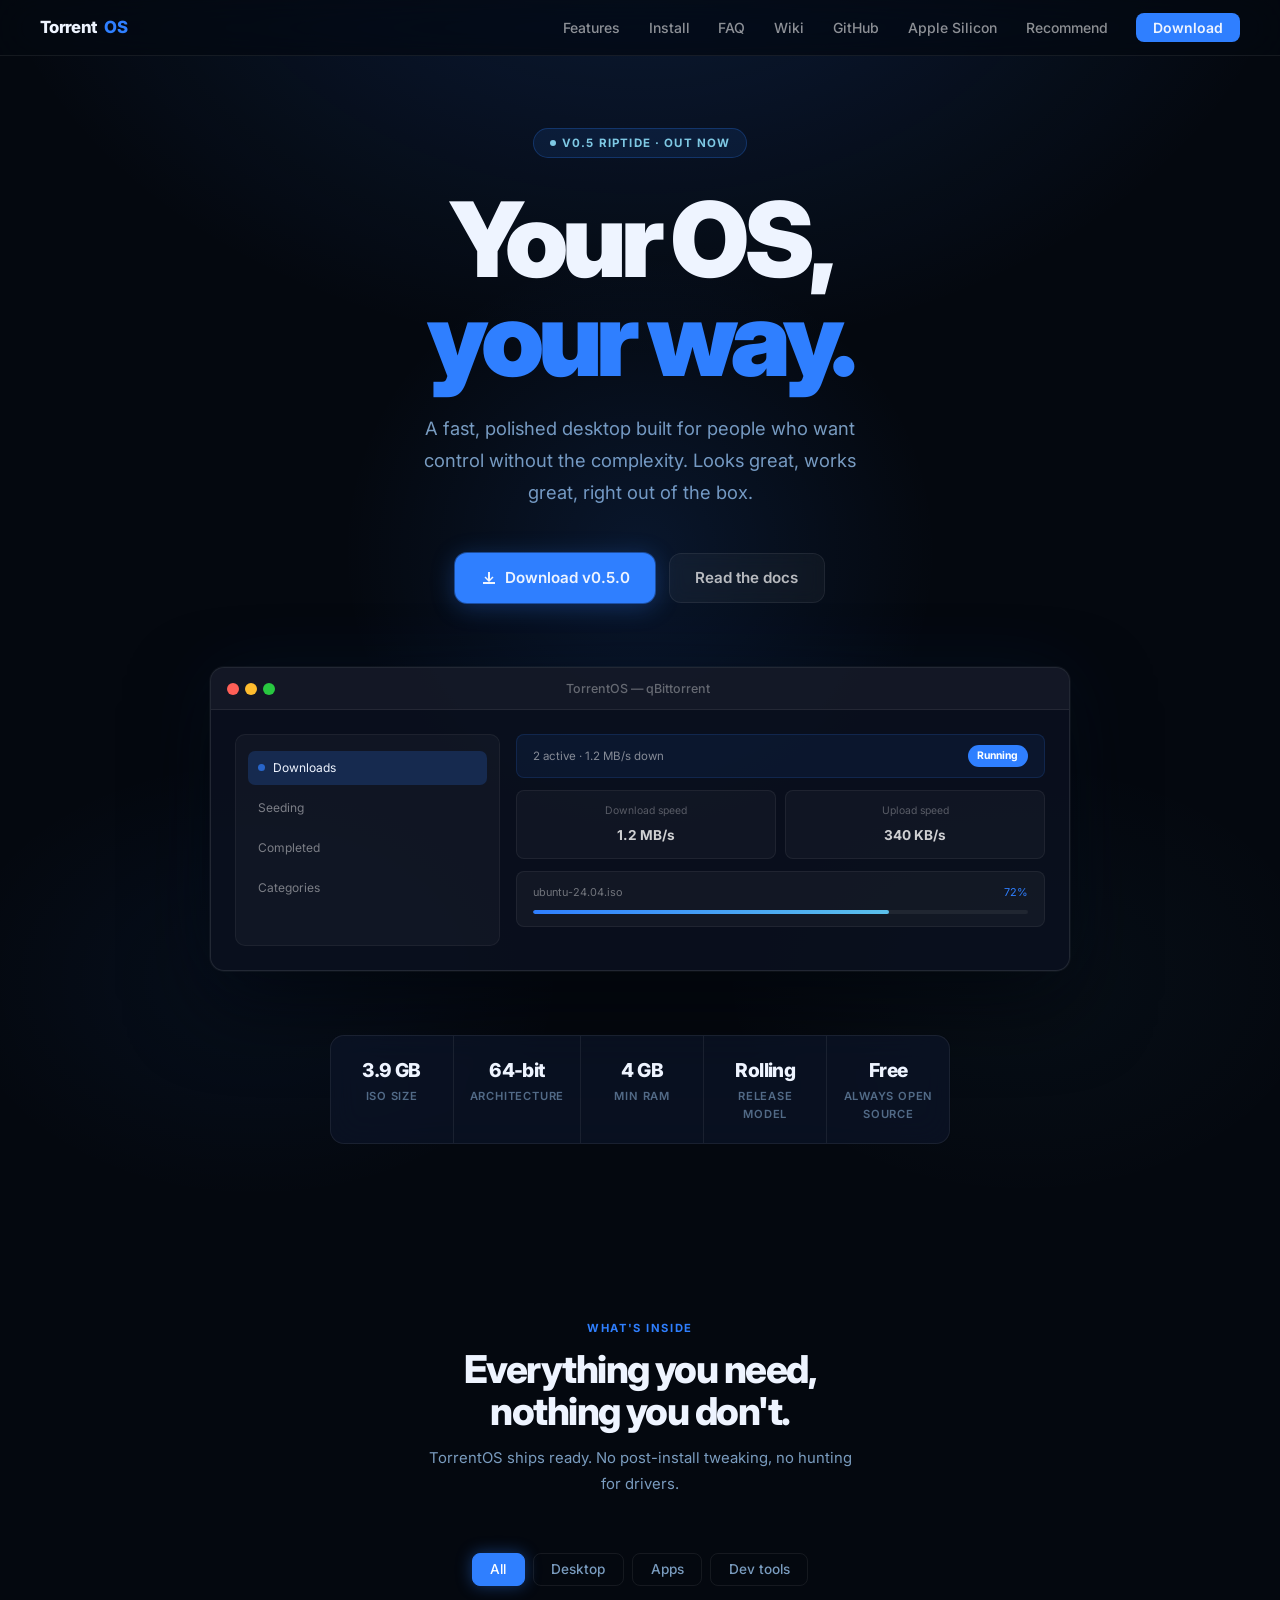
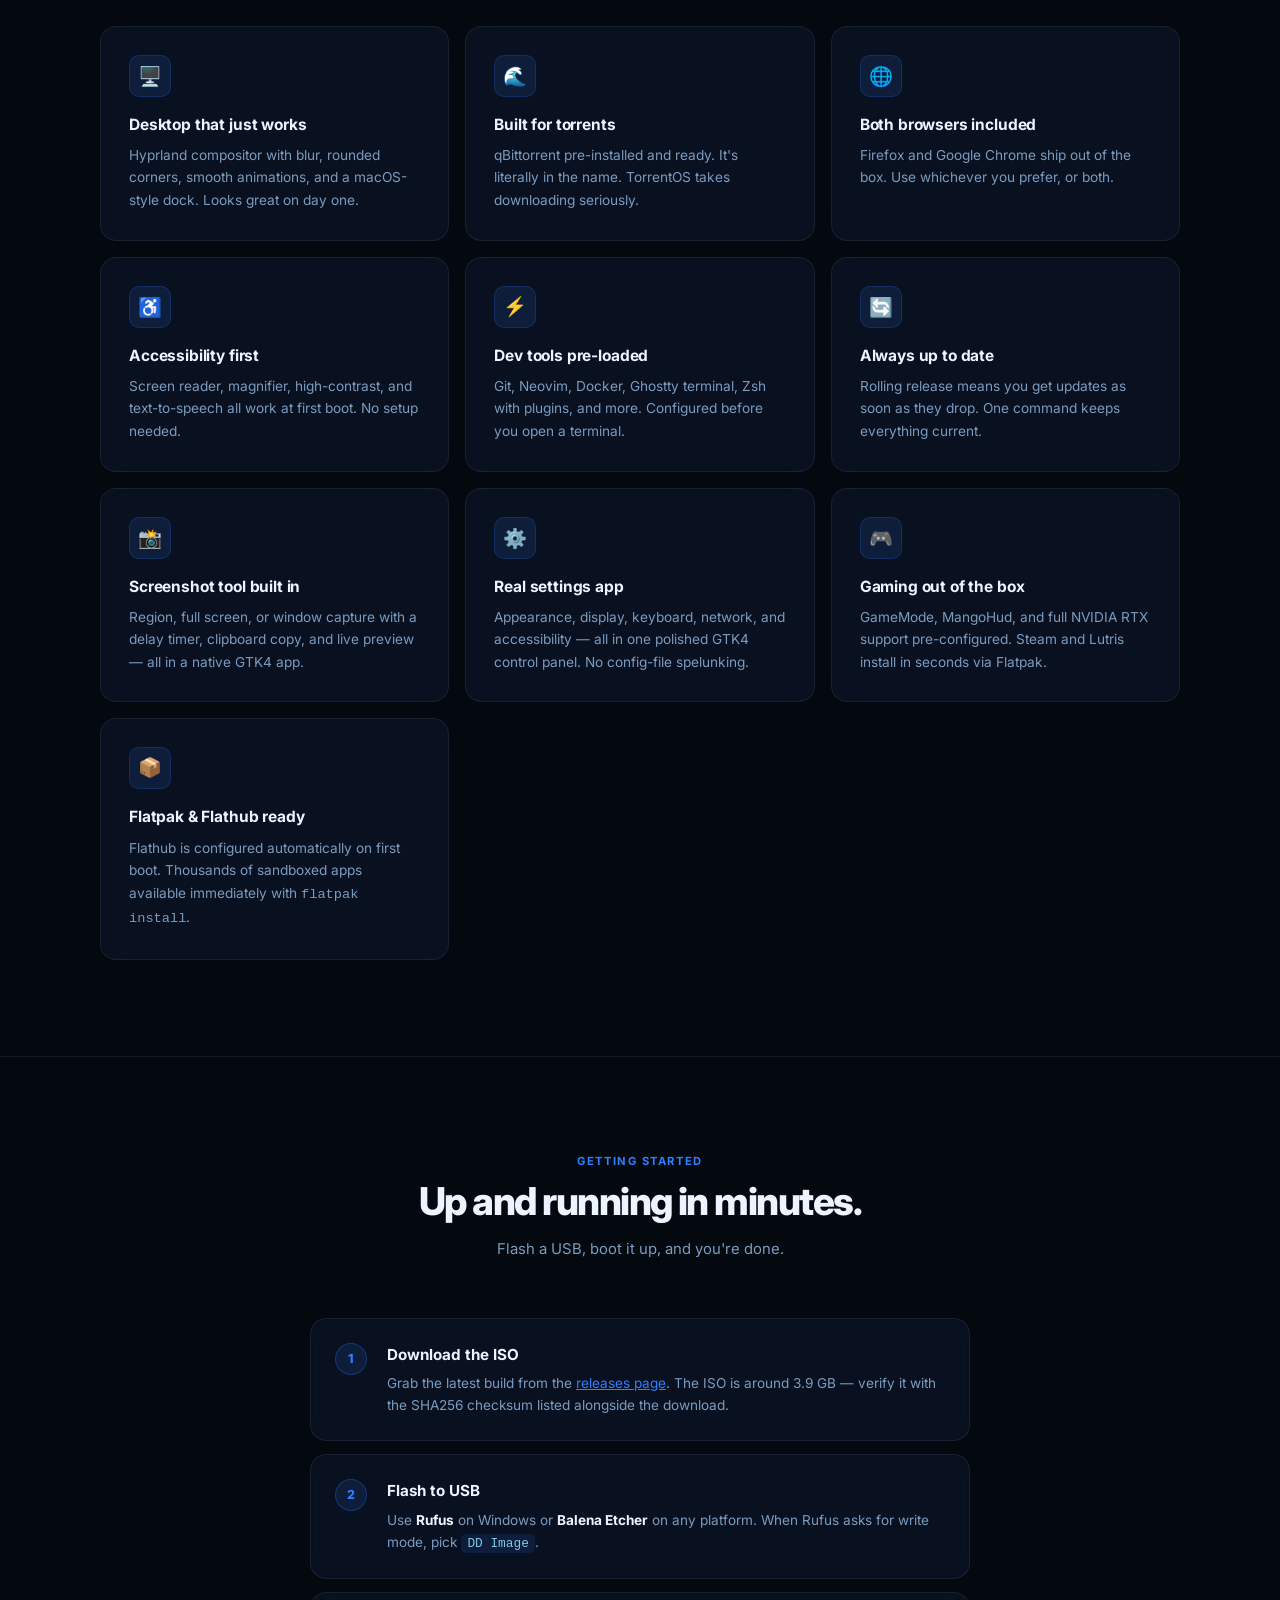
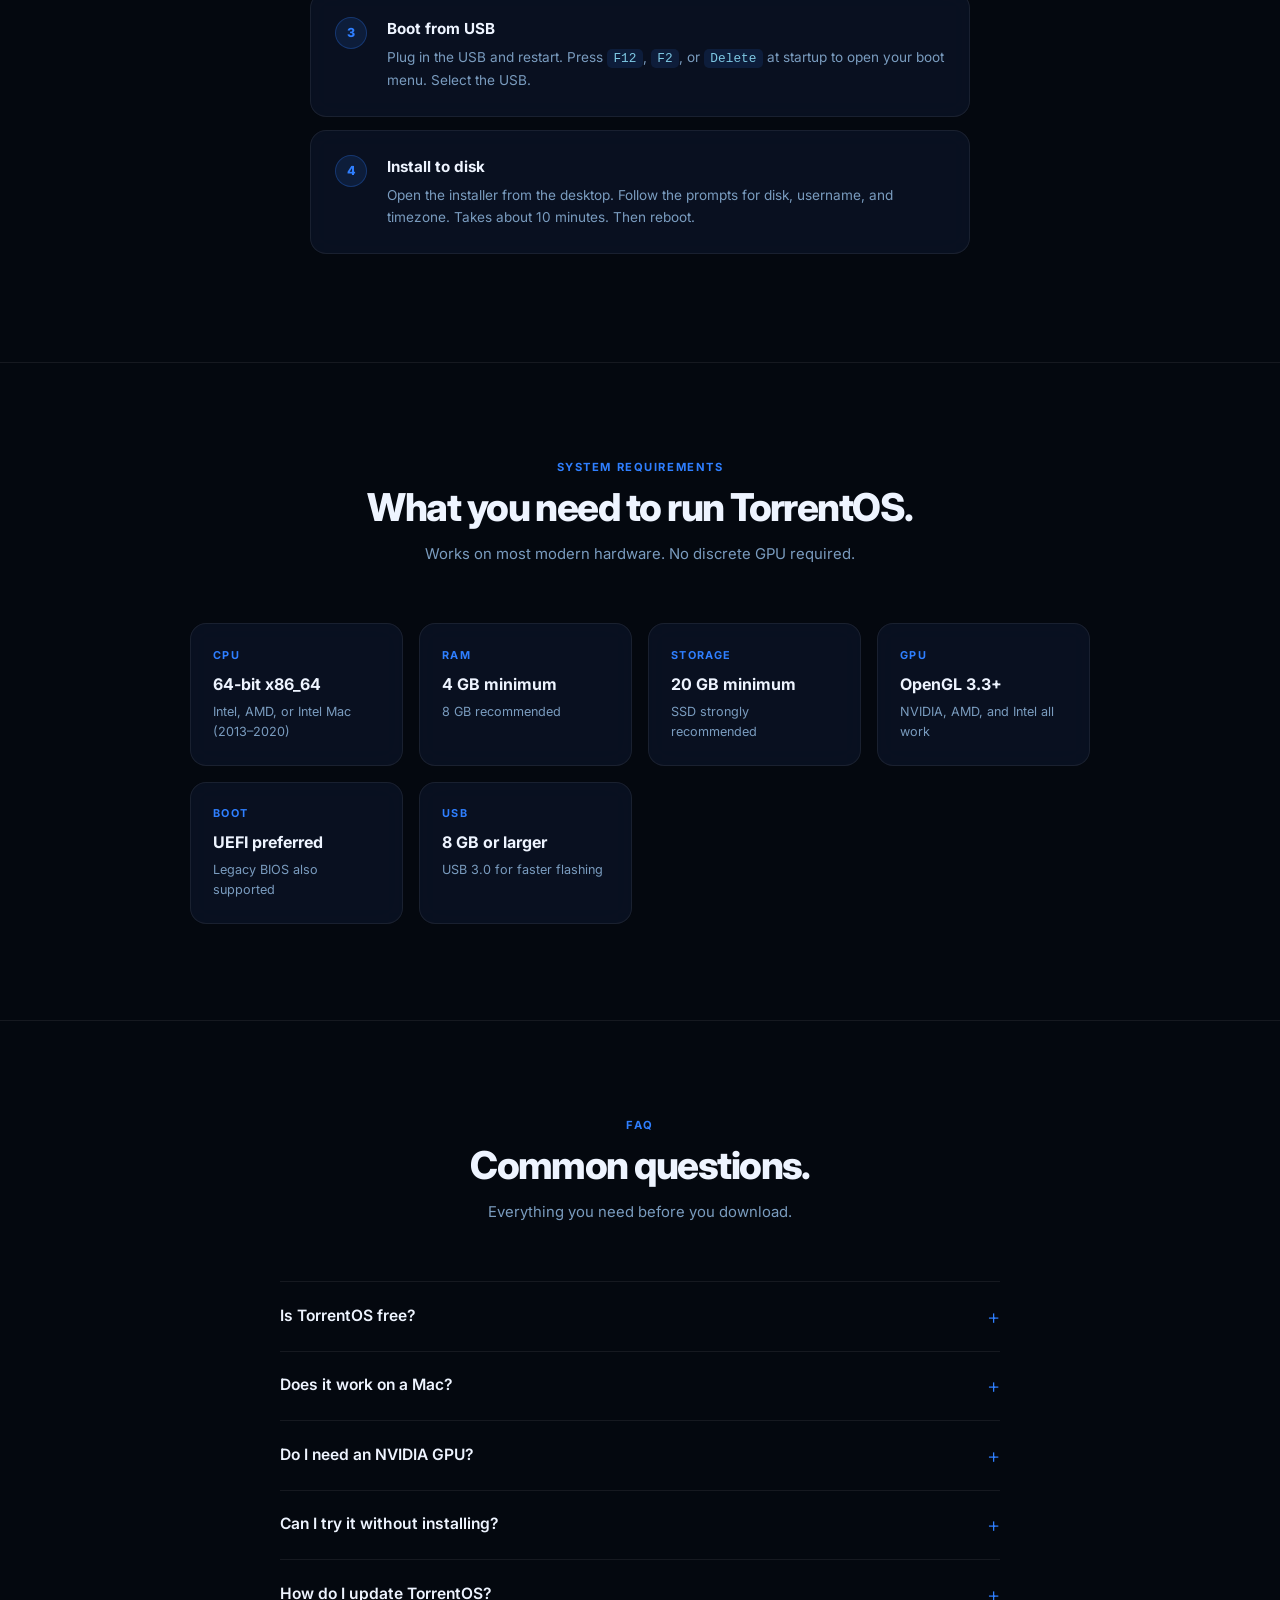
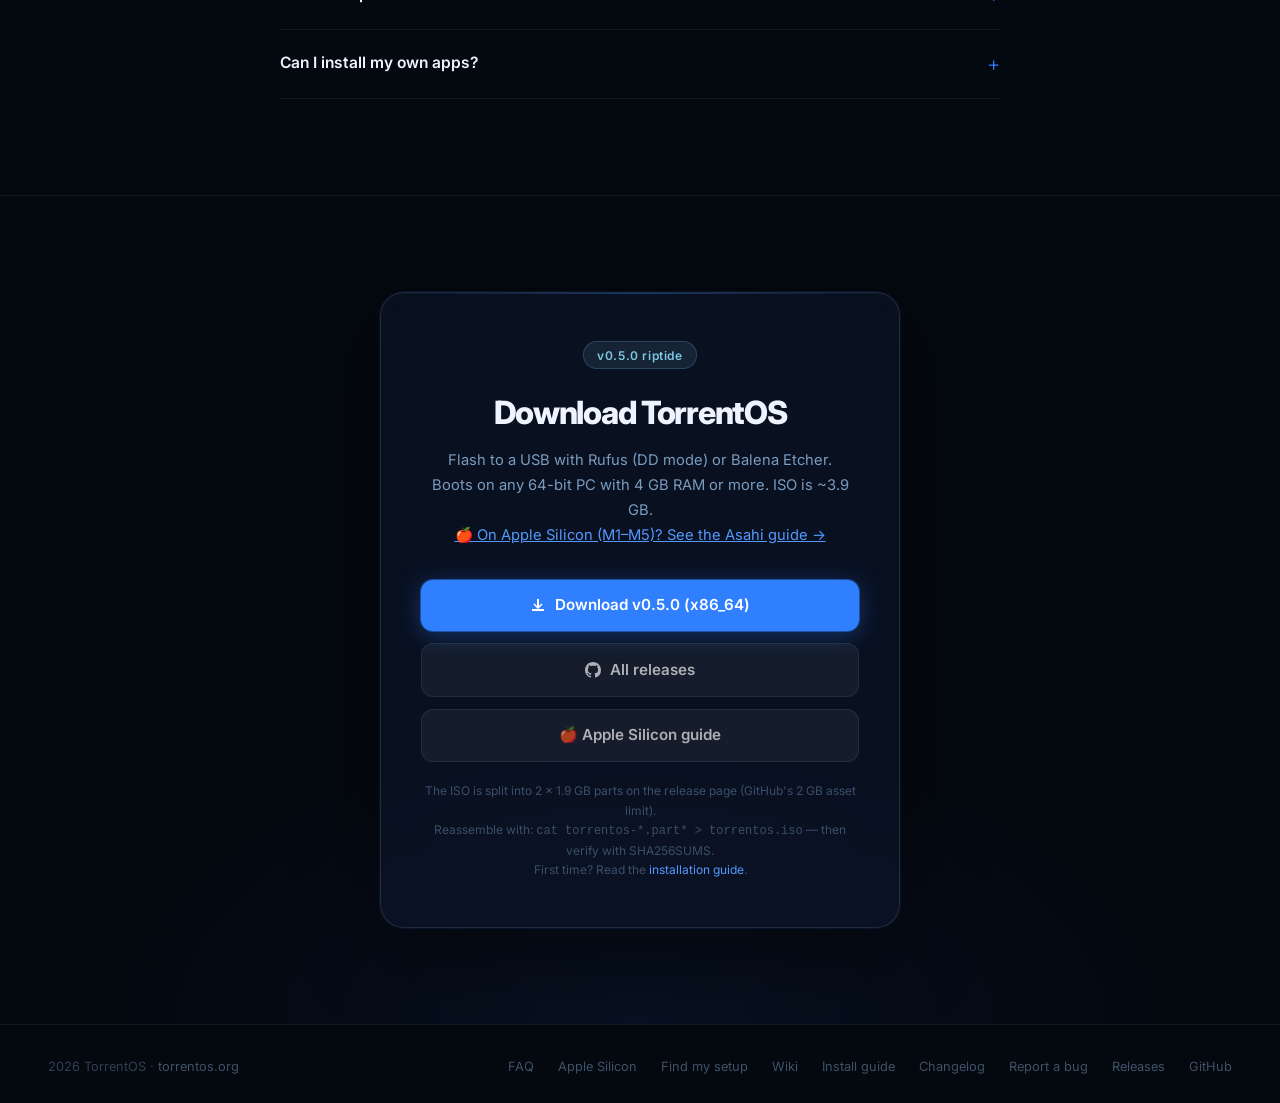
<file: docs/site/index.html>
<!DOCTYPE html>
<html lang="en">
<head>
  <meta charset="UTF-8" />
  <meta name="viewport" content="width=device-width, initial-scale=1.0" />
  <title>TorrentOS: Your OS, Your Way</title>
  <meta name="description" content="TorrentOS is a fast, polished desktop OS with a macOS-style feel, built-in torrent support, and developer tools ready from first boot." />
  <link rel="preconnect" href="https://fonts.googleapis.com" />
  <link rel="preconnect" href="https://fonts.gstatic.com" crossorigin />
  <link href="https://fonts.googleapis.com/css2?family=Inter:wght@300;400;500;600;700;800;900&display=swap" rel="stylesheet" />
  <style>
    *, *::before, *::after { box-sizing: border-box; margin: 0; padding: 0; }

    :root {
      --bg:      #04080f;
      --bg2:     #080f1d;
      --glass:   rgba(12, 20, 40, 0.7);
      --border:  rgba(255, 255, 255, 0.07);
      --blue:    #2f7fff;
      --blue2:   #5599ff;
      --glow:    rgba(47, 127, 255, 0.35);
      --text:    #7a9cbf;
      --white:   #eef4ff;
      --radius:  16px;
    }

    html { scroll-behavior: smooth; }

    body {
      background: var(--bg);
      color: var(--text);
      font-family: "Inter", -apple-system, "Segoe UI", sans-serif;
      line-height: 1.6;
      -webkit-font-smoothing: antialiased;
      overflow-x: hidden;
    }

    /* Scroll animations */
    .reveal {
      opacity: 0;
      transform: translateY(28px);
      transition: opacity 0.65s cubic-bezier(.22,1,.36,1), transform 0.65s cubic-bezier(.22,1,.36,1);
    }
    .reveal.visible { opacity: 1; transform: none; }
    .reveal-delay-1 { transition-delay: 0.08s; }
    .reveal-delay-2 { transition-delay: 0.16s; }
    .reveal-delay-3 { transition-delay: 0.24s; }
    .reveal-delay-4 { transition-delay: 0.32s; }
    .reveal-delay-5 { transition-delay: 0.40s; }
    .reveal-delay-6 { transition-delay: 0.48s; }

    /* Nav */
    nav {
      position: fixed;
      top: 0; left: 0; right: 0;
      z-index: 200;
      display: flex;
      align-items: center;
      justify-content: space-between;
      padding: 0 2.5rem;
      height: 56px;
      background: rgba(4, 8, 15, 0.75);
      backdrop-filter: blur(24px) saturate(180%);
      -webkit-backdrop-filter: blur(24px) saturate(180%);
      border-bottom: 1px solid var(--border);
      transition: background 0.3s;
    }
    .logo {
      font-size: 1.05rem;
      font-weight: 800;
      color: var(--white);
      letter-spacing: -0.04em;
      text-decoration: none;
      display: flex;
      align-items: center;
      gap: 0.5rem;
    }
    .logo-dot { color: var(--blue); }
    nav ul { list-style: none; display: flex; gap: 1.8rem; align-items: center; }
    nav a { color: rgba(255,255,255,0.55); text-decoration: none; font-size: 0.875rem; font-weight: 500; transition: color 0.15s; }
    nav a:hover { color: var(--white); }
    .nav-cta {
      background: var(--blue);
      color: var(--white) !important;
      padding: 0.38rem 1.05rem;
      border-radius: 8px;
      font-weight: 600;
      transition: background 0.15s, box-shadow 0.15s !important;
    }
    .nav-cta:hover { background: var(--blue2) !important; box-shadow: 0 0 20px var(--glow); }

    /* Hero */
    .hero {
      min-height: 100vh;
      display: flex;
      flex-direction: column;
      align-items: center;
      justify-content: center;
      text-align: center;
      padding: 8rem 1.5rem 5rem;
      position: relative;
      overflow: hidden;
    }
    .hero-bg {
      position: absolute;
      inset: 0;
      background:
        radial-gradient(ellipse 80% 60% at 50% -10%, rgba(47,127,255,0.18) 0%, transparent 65%),
        radial-gradient(ellipse 40% 30% at 20% 80%, rgba(47,127,255,0.06) 0%, transparent 60%),
        radial-gradient(ellipse 40% 30% at 80% 80%, rgba(91,192,235,0.04) 0%, transparent 60%);
      pointer-events: none;
    }
    /* Animated orb */
    .orb {
      position: absolute;
      width: 600px;
      height: 600px;
      border-radius: 50%;
      background: radial-gradient(circle, rgba(47,127,255,0.12) 0%, transparent 70%);
      top: 50%;
      left: 50%;
      transform: translate(-50%, -60%);
      animation: orbPulse 6s ease-in-out infinite;
      pointer-events: none;
    }
    @keyframes orbPulse {
      0%, 100% { transform: translate(-50%, -60%) scale(1); opacity: 1; }
      50% { transform: translate(-50%, -60%) scale(1.12); opacity: 0.7; }
    }

    .badge {
      display: inline-flex;
      align-items: center;
      gap: 0.4rem;
      background: rgba(47,127,255,0.1);
      border: 1px solid rgba(47,127,255,0.25);
      color: #7ec8e3;
      font-size: 0.72rem;
      font-weight: 700;
      letter-spacing: 0.1em;
      text-transform: uppercase;
      padding: 0.3rem 1rem;
      border-radius: 999px;
      margin-bottom: 2rem;
      position: relative;
    }
    .badge-dot {
      width: 6px; height: 6px;
      border-radius: 50%;
      background: #7ec8e3;
      animation: blink 2s ease-in-out infinite;
    }
    @keyframes blink { 0%,100%{opacity:1} 50%{opacity:0.3} }

    h1 {
      font-size: clamp(3rem, 9vw, 6.5rem);
      font-weight: 900;
      color: var(--white);
      letter-spacing: -0.055em;
      line-height: 0.95;
      margin-bottom: 1.5rem;
      position: relative;
    }
    .h1-blue { color: var(--blue); }

    .subtitle {
      font-size: clamp(1rem, 2vw, 1.15rem);
      color: var(--text);
      max-width: 480px;
      margin: 0 auto 2.8rem;
      line-height: 1.75;
      font-weight: 400;
    }

    .hero-btns {
      display: flex;
      gap: 0.85rem;
      justify-content: center;
      flex-wrap: wrap;
      margin-bottom: 4rem;
    }
    .btn {
      display: inline-flex;
      align-items: center;
      gap: 0.5rem;
      padding: 0.75rem 1.6rem;
      border-radius: 12px;
      font-size: 0.95rem;
      font-weight: 600;
      text-decoration: none;
      transition: transform 0.18s cubic-bezier(.22,1,.36,1), box-shadow 0.18s, background 0.15s;
      position: relative;
    }
    .btn:hover { transform: translateY(-2px); }
    .btn-primary {
      background: var(--blue);
      color: var(--white);
      box-shadow: 0 0 0 1px rgba(47,127,255,0.5), 0 4px 24px rgba(47,127,255,0.3);
    }
    .btn-primary:hover { background: var(--blue2); box-shadow: 0 0 0 1px rgba(85,153,255,0.6), 0 8px 32px rgba(47,127,255,0.5); }
    .btn-outline {
      border: 1px solid var(--border);
      color: rgba(255,255,255,0.7);
      background: rgba(255,255,255,0.04);
      backdrop-filter: blur(8px);
    }
    .btn-outline:hover { border-color: rgba(255,255,255,0.2); background: rgba(255,255,255,0.08); color: var(--white); }
    .btn svg { width: 16px; height: 16px; fill: currentColor; }

    /* macOS window mockup */
    .mockup-wrap {
      width: 100%;
      max-width: 860px;
      margin: 0 auto;
      position: relative;
    }
    .mockup {
      background: rgba(10, 16, 30, 0.9);
      border: 1px solid rgba(255,255,255,0.1);
      border-radius: 14px;
      overflow: hidden;
      box-shadow:
        0 0 0 1px rgba(255,255,255,0.04),
        0 32px 80px rgba(0,0,0,0.6),
        0 0 80px rgba(47,127,255,0.08);
      animation: floatUp 8s ease-in-out infinite;
    }
    @keyframes floatUp {
      0%, 100% { transform: translateY(0px); }
      50% { transform: translateY(-8px); }
    }
    .mockup-bar {
      background: rgba(255,255,255,0.04);
      border-bottom: 1px solid rgba(255,255,255,0.07);
      padding: 0.65rem 1rem;
      display: flex;
      align-items: center;
      gap: 0.5rem;
    }
    .traffic { display: flex; gap: 6px; }
    .traffic span {
      width: 12px; height: 12px; border-radius: 50%;
      transition: filter 0.2s;
    }
    .traffic span:nth-child(1) { background: #ff5f57; }
    .traffic span:nth-child(2) { background: #febc2e; }
    .traffic span:nth-child(3) { background: #28c840; }
    .mockup:hover .traffic span { filter: brightness(1.2); }
    .mockup-title {
      flex: 1;
      text-align: center;
      font-size: 0.78rem;
      color: rgba(255,255,255,0.35);
      font-weight: 500;
    }
    .mockup-body {
      padding: 1.5rem;
      display: grid;
      grid-template-columns: 1fr 2fr;
      gap: 1rem;
      min-height: 260px;
    }
    .mock-sidebar {
      background: rgba(255,255,255,0.03);
      border: 1px solid rgba(255,255,255,0.05);
      border-radius: 10px;
      padding: 1rem 0.75rem;
      display: flex;
      flex-direction: column;
      gap: 0.4rem;
    }
    .mock-item {
      padding: 0.45rem 0.65rem;
      border-radius: 7px;
      font-size: 0.75rem;
      color: rgba(255,255,255,0.45);
      display: flex;
      align-items: center;
      gap: 0.5rem;
      cursor: default;
      transition: background 0.15s, color 0.15s;
    }
    .mock-item:hover { background: rgba(47,127,255,0.12); color: rgba(255,255,255,0.8); }
    .mock-item.active { background: rgba(47,127,255,0.2); color: var(--white); }
    .mock-item-dot { width: 7px; height: 7px; border-radius: 50%; background: var(--blue); opacity: 0.7; }
    .mock-main {
      display: flex;
      flex-direction: column;
      gap: 0.75rem;
    }
    .mock-top-bar {
      background: rgba(47,127,255,0.08);
      border: 1px solid rgba(47,127,255,0.15);
      border-radius: 8px;
      padding: 0.65rem 1rem;
      display: flex;
      align-items: center;
      justify-content: space-between;
    }
    .mock-bar-text { font-size: 0.72rem; color: rgba(255,255,255,0.5); }
    .mock-bar-pill {
      background: var(--blue);
      color: white;
      font-size: 0.65rem;
      font-weight: 700;
      padding: 0.15rem 0.6rem;
      border-radius: 999px;
    }
    .mock-cards { display: grid; grid-template-columns: 1fr 1fr; gap: 0.6rem; }
    .mock-card {
      background: rgba(255,255,255,0.03);
      border: 1px solid rgba(255,255,255,0.06);
      border-radius: 8px;
      padding: 0.75rem;
    }
    .mock-card-label { font-size: 0.65rem; color: rgba(255,255,255,0.3); margin-bottom: 0.3rem; }
    .mock-card-val { font-size: 0.85rem; font-weight: 700; color: rgba(255,255,255,0.8); }
    .mock-progress {
      background: rgba(255,255,255,0.04);
      border: 1px solid rgba(255,255,255,0.06);
      border-radius: 8px;
      padding: 0.75rem 1rem;
    }
    .mock-prog-label { font-size: 0.68rem; color: rgba(255,255,255,0.4); margin-bottom: 0.5rem; display: flex; justify-content: space-between; }
    .mock-prog-track {
      height: 4px;
      background: rgba(255,255,255,0.06);
      border-radius: 999px;
      overflow: hidden;
    }
    .mock-prog-fill {
      height: 100%;
      width: 72%;
      background: linear-gradient(90deg, var(--blue), #5bc0eb);
      border-radius: 999px;
      animation: progAnim 3s ease-in-out infinite alternate;
    }
    @keyframes progAnim { from { width: 55%; } to { width: 82%; } }

    /* Stats */
    .stats-row {
      display: flex;
      justify-content: center;
      gap: 0;
      max-width: 700px;
      margin: 4rem auto 0;
      background: var(--glass);
      border: 1px solid var(--border);
      border-radius: 14px;
      overflow: hidden;
      backdrop-filter: blur(16px);
    }
    .stat {
      flex: 1;
      padding: 1.2rem 1rem;
      text-align: center;
      border-right: 1px solid var(--border);
      transition: background 0.2s;
    }
    .stat:last-child { border-right: none; }
    .stat:hover { background: rgba(47,127,255,0.06); }
    .stat-val { display: block; font-size: 1.2rem; font-weight: 800; color: var(--white); letter-spacing: -0.03em; }
    .stat-lbl { display: block; font-size: 0.7rem; font-weight: 600; letter-spacing: 0.07em; text-transform: uppercase; color: var(--text); opacity: 0.65; margin-top: 0.15rem; }

    /* Section */
    section { padding: 6rem 1.5rem; }
    .container { max-width: 1080px; margin: 0 auto; }
    .section-eyebrow {
      text-align: center;
      font-size: 0.7rem;
      font-weight: 700;
      letter-spacing: 0.14em;
      text-transform: uppercase;
      color: var(--blue);
      margin-bottom: 0.6rem;
    }
    .section-title {
      text-align: center;
      font-size: clamp(1.6rem, 4vw, 2.4rem);
      font-weight: 800;
      color: var(--white);
      letter-spacing: -0.04em;
      margin-bottom: 0.8rem;
      line-height: 1.1;
    }
    .section-sub {
      text-align: center;
      color: var(--text);
      max-width: 440px;
      margin: 0 auto 3.5rem;
      font-size: 0.93rem;
      line-height: 1.75;
    }

    /* Feature tabs */
    .feature-tabs {
      display: flex;
      justify-content: center;
      gap: 0.5rem;
      margin-bottom: 2.5rem;
      flex-wrap: wrap;
    }
    .tab-btn {
      padding: 0.45rem 1.1rem;
      border-radius: 8px;
      border: 1px solid var(--border);
      background: transparent;
      color: var(--text);
      font-size: 0.85rem;
      font-weight: 500;
      cursor: pointer;
      transition: all 0.2s;
      font-family: inherit;
    }
    .tab-btn:hover { border-color: rgba(47,127,255,0.4); color: var(--white); }
    .tab-btn.active {
      background: var(--blue);
      border-color: var(--blue);
      color: white;
      box-shadow: 0 0 16px rgba(47,127,255,0.4);
    }

    .tab-panel { display: none; }
    .tab-panel.active { display: grid; grid-template-columns: repeat(auto-fit, minmax(260px, 1fr)); gap: 1rem; }

    /* Cards */
    .card {
      background: var(--glass);
      border: 1px solid var(--border);
      border-radius: var(--radius);
      padding: 1.75rem;
      backdrop-filter: blur(16px);
      transition: border-color 0.25s, transform 0.25s cubic-bezier(.22,1,.36,1), box-shadow 0.25s;
      cursor: default;
    }
    .card:hover {
      border-color: rgba(47,127,255,0.3);
      transform: translateY(-4px);
      box-shadow: 0 16px 48px rgba(0,0,0,0.3), 0 0 0 1px rgba(47,127,255,0.15);
    }
    .card-icon {
      width: 42px; height: 42px;
      background: rgba(47,127,255,0.12);
      border: 1px solid rgba(47,127,255,0.2);
      border-radius: 10px;
      display: flex;
      align-items: center;
      justify-content: center;
      font-size: 1.2rem;
      margin-bottom: 1rem;
      transition: background 0.2s;
    }
    .card:hover .card-icon { background: rgba(47,127,255,0.2); }
    .card h3 { color: var(--white); font-size: 0.97rem; font-weight: 700; margin-bottom: 0.4rem; letter-spacing: -0.01em; }
    .card p  { font-size: 0.855rem; color: var(--text); line-height: 1.65; }

    /* Divider */
    .divider { border: none; border-top: 1px solid var(--border); }

    /* Steps */
    .steps { display: flex; flex-direction: column; gap: 1px; max-width: 660px; margin: 0 auto; }
    .step {
      display: flex;
      gap: 1.25rem;
      align-items: flex-start;
      padding: 1.5rem;
      background: var(--glass);
      border: 1px solid var(--border);
      border-radius: var(--radius);
      margin-bottom: 0.75rem;
      backdrop-filter: blur(12px);
      transition: border-color 0.2s, transform 0.2s cubic-bezier(.22,1,.36,1);
    }
    .step:hover { border-color: rgba(47,127,255,0.25); transform: translateX(4px); }
    .step-num {
      min-width: 32px; height: 32px;
      background: rgba(47,127,255,0.12);
      border: 1px solid rgba(47,127,255,0.28);
      border-radius: 50%;
      display: flex; align-items: center; justify-content: center;
      font-size: 0.78rem; font-weight: 800; color: var(--blue);
      flex-shrink: 0;
    }
    .step h4 { color: var(--white); font-size: 0.95rem; font-weight: 700; margin-bottom: 0.3rem; }
    .step p  { font-size: 0.85rem; color: var(--text); line-height: 1.65; }
    .step code {
      font-family: "SF Mono", "Fira Code", monospace;
      font-size: 0.8rem;
      background: rgba(47,127,255,0.12);
      color: #7ec8e3;
      padding: 0.12rem 0.4rem;
      border-radius: 5px;
    }

    /* Requirements */
    .req-grid {
      display: grid;
      grid-template-columns: repeat(auto-fit, minmax(190px, 1fr));
      gap: 1rem;
      max-width: 900px;
      margin: 0 auto;
    }
    .req-card {
      background: var(--glass);
      border: 1px solid var(--border);
      border-radius: var(--radius);
      padding: 1.4rem;
      backdrop-filter: blur(12px);
      transition: border-color 0.2s, transform 0.2s cubic-bezier(.22,1,.36,1);
    }
    .req-card:hover { border-color: rgba(47,127,255,0.25); transform: translateY(-3px); }
    .req-label { font-size: 0.68rem; font-weight: 700; letter-spacing: 0.1em; text-transform: uppercase; color: var(--blue); margin-bottom: 0.5rem; }
    .req-val { font-size: 1rem; font-weight: 700; color: var(--white); margin-bottom: 0.25rem; }
    .req-note { font-size: 0.79rem; color: var(--text); }

    /* FAQ */
    .faq-list { display: flex; flex-direction: column; gap: 0; max-width: 720px; margin: 2.5rem auto 0; }
    .faq-item {
      border-bottom: 1px solid var(--border);
    }
    .faq-item:first-child { border-top: 1px solid var(--border); }
    .faq-item summary {
      list-style: none;
      cursor: pointer;
      padding: 1.1rem 0;
      color: var(--white);
      font-size: 0.975rem;
      font-weight: 600;
      display: flex;
      justify-content: space-between;
      align-items: center;
      user-select: none;
    }
    .faq-item summary::-webkit-details-marker { display: none; }
    .faq-item summary::after {
      content: '+';
      color: var(--blue);
      font-size: 1.3rem;
      font-weight: 300;
      transition: transform 0.2s;
      flex-shrink: 0;
      margin-left: 1rem;
    }
    .faq-item[open] summary::after { transform: rotate(45deg); }
    .faq-item p {
      color: var(--text);
      font-size: 0.9rem;
      line-height: 1.75;
      padding-bottom: 1.2rem;
    }
    .faq-item p a { color: var(--blue); text-decoration: none; }
    .faq-item p a:hover { text-decoration: underline; }
    .faq-item p code {
      background: rgba(30,127,255,0.10);
      color: var(--blue2);
      padding: 0.1em 0.45em;
      border-radius: 5px;
      font-size: 0.87em;
      font-family: "JetBrains Mono", monospace;
    }

    /* Download */
    .download-section { background: radial-gradient(ellipse 60% 50% at 50% 100%, rgba(47,127,255,0.08) 0%, transparent 70%); }
    .download-card {
      max-width: 520px;
      margin: 0 auto;
      text-align: center;
      background: var(--glass);
      border: 1px solid rgba(255,255,255,0.1);
      border-radius: 24px;
      padding: 3rem 2.5rem;
      backdrop-filter: blur(24px);
      box-shadow: 0 0 0 1px rgba(47,127,255,0.1), 0 32px 80px rgba(0,0,0,0.4);
      position: relative;
      overflow: hidden;
    }
    .download-card::before {
      content: '';
      position: absolute;
      top: 0; left: 0; right: 0;
      height: 1px;
      background: linear-gradient(90deg, transparent, rgba(47,127,255,0.4), transparent);
    }
    .version-pill {
      display: inline-block;
      background: rgba(126,200,227,0.1);
      border: 1px solid rgba(126,200,227,0.22);
      color: #7ec8e3;
      padding: 0.22rem 0.85rem;
      border-radius: 999px;
      font-size: 0.75rem;
      font-weight: 600;
      letter-spacing: 0.05em;
      margin-bottom: 1.1rem;
    }
    .download-card h2 {
      font-size: 2rem;
      font-weight: 800;
      color: var(--white);
      letter-spacing: -0.04em;
      margin-bottom: 0.6rem;
    }
    .download-card p { color: var(--text); margin-bottom: 2rem; font-size: 0.92rem; line-height: 1.7; }
    .download-options { display: flex; flex-direction: column; gap: 0.75rem; }
    .dl-btn {
      display: flex;
      align-items: center;
      justify-content: center;
      gap: 0.6rem;
      padding: 0.85rem 1.5rem;
      border-radius: 12px;
      font-size: 0.95rem;
      font-weight: 600;
      text-decoration: none;
      transition: transform 0.18s cubic-bezier(.22,1,.36,1), box-shadow 0.18s, background 0.15s;
    }
    .dl-btn:hover { transform: translateY(-2px); }
    .dl-primary {
      background: var(--blue);
      color: white;
      box-shadow: 0 0 0 1px rgba(47,127,255,0.5), 0 4px 24px rgba(47,127,255,0.35);
    }
    .dl-primary:hover { background: var(--blue2); box-shadow: 0 0 0 1px rgba(85,153,255,0.6), 0 8px 32px rgba(47,127,255,0.55); }
    .dl-secondary {
      background: rgba(255,255,255,0.05);
      border: 1px solid var(--border);
      color: rgba(255,255,255,0.65);
    }
    .dl-secondary:hover { background: rgba(255,255,255,0.09); border-color: rgba(255,255,255,0.16); color: var(--white); }
    .dl-meta {
      margin-top: 1.2rem;
      font-size: 0.75rem;
      color: rgba(122,156,191,0.45);
      line-height: 1.6;
    }
    .dl-meta a { color: rgba(122,156,191,0.6); text-decoration: none; transition: color 0.15s; }
    .dl-meta a:hover { color: var(--text); }

    /* Footer */
    footer {
      border-top: 1px solid var(--border);
      padding: 2rem 3rem;
      display: flex;
      justify-content: space-between;
      align-items: center;
      flex-wrap: wrap;
      gap: 1rem;
      font-size: 0.8rem;
      color: rgba(122,156,191,0.38);
    }
    footer a { color: rgba(122,156,191,0.5); text-decoration: none; transition: color 0.15s; }
    footer a:hover { color: var(--white); }
    .footer-links { display: flex; gap: 1.5rem; flex-wrap: wrap; }

    /* Responsive */
    @media (max-width: 640px) {
      nav ul { gap: 1rem; }
      nav ul li:not(:last-child):not(:first-child) { display: none; }
      .mockup-body { grid-template-columns: 1fr; }
      .mock-sidebar { display: none; }
      footer { flex-direction: column; text-align: center; }
    }
  </style>
</head>
<body>

  <nav>
    <a href="#" class="logo">Torrent<span class="logo-dot">OS</span></a>
    <ul>
      <li><a href="#features">Features</a></li>
      <li><a href="#install">Install</a></li>
      <li><a href="faq.html">FAQ</a></li>
      <li><a href="https://github.com/rupertjwakefield2-dot/torrentos/wiki">Wiki</a></li>
      <li><a href="https://github.com/rupertjwakefield2-dot/torrentos">GitHub</a></li>
      <li><a href="apple-silicon.html">Apple Silicon</a></li>
      <li><a href="recommend.html">Recommend</a></li>
      <li><a href="https://archive.org/download/torrentos-0.5.0-x86_64/torrentos-0.5.0-x86_64.iso" class="nav-cta">Download</a></li>
    </ul>
  </nav>

  <!-- Hero -->
  <div class="hero">
    <div class="hero-bg"></div>
    <div class="orb"></div>

    <div class="badge reveal">
      <span class="badge-dot"></span>
      v0.5 riptide · out now
    </div>

    <h1 class="reveal reveal-delay-1">
      Your OS,<br /><span class="h1-blue">your way.</span>
    </h1>

    <p class="subtitle reveal reveal-delay-2">
      A fast, polished desktop built for people who want control
      without the complexity. Looks great, works great, right out of the box.
    </p>

    <div class="hero-btns reveal reveal-delay-3">
      <a href="https://github.com/rupertjwakefield2-dot/torrentos/releases/latest" class="btn btn-primary" id="hero-dl-btn">
        <svg viewBox="0 0 16 16"><path d="M8 12l-4.5-4.5 1.06-1.06L7 8.88V2h2v6.88l2.44-2.44L12.5 7.5 8 12zM2 14h12v-2H2v2z"/></svg>
        <span id="hero-dl-label">Download v0.5.0</span>
      </a>
      <a href="https://github.com/rupertjwakefield2-dot/torrentos/wiki" class="btn btn-outline">
        Read the docs
      </a>
    </div>

    <!-- Mockup window -->
    <div class="mockup-wrap reveal reveal-delay-4">
      <div class="mockup">
        <div class="mockup-bar">
          <div class="traffic">
            <span></span><span></span><span></span>
          </div>
          <div class="mockup-title">TorrentOS — qBittorrent</div>
          <div style="width:52px"></div>
        </div>
        <div class="mockup-body">
          <div class="mock-sidebar">
            <div class="mock-item active"><span class="mock-item-dot"></span>Downloads</div>
            <div class="mock-item">Seeding</div>
            <div class="mock-item">Completed</div>
            <div class="mock-item">Categories</div>
          </div>
          <div class="mock-main">
            <div class="mock-top-bar">
              <span class="mock-bar-text">2 active · 1.2 MB/s down</span>
              <span class="mock-bar-pill">Running</span>
            </div>
            <div class="mock-cards">
              <div class="mock-card">
                <div class="mock-card-label">Download speed</div>
                <div class="mock-card-val">1.2 MB/s</div>
              </div>
              <div class="mock-card">
                <div class="mock-card-label">Upload speed</div>
                <div class="mock-card-val">340 KB/s</div>
              </div>
            </div>
            <div class="mock-progress">
              <div class="mock-prog-label">
                <span>ubuntu-24.04.iso</span>
                <span style="color:var(--blue)">72%</span>
              </div>
              <div class="mock-prog-track">
                <div class="mock-prog-fill"></div>
              </div>
            </div>
          </div>
        </div>
      </div>
    </div>

    <!-- Stats -->
    <div class="stats-row reveal reveal-delay-5">
      <div class="stat">
        <span class="stat-val">3.9 GB</span>
        <span class="stat-lbl">ISO size</span>
      </div>
      <div class="stat">
        <span class="stat-val">64-bit</span>
        <span class="stat-lbl">Architecture</span>
      </div>
      <div class="stat">
        <span class="stat-val">4 GB</span>
        <span class="stat-lbl">Min RAM</span>
      </div>
      <div class="stat">
        <span class="stat-val">Rolling</span>
        <span class="stat-lbl">Release model</span>
      </div>
      <div class="stat">
        <span class="stat-val">Free</span>
        <span class="stat-lbl">Always open source</span>
      </div>
    </div>
  </div>

  <!-- Features -->
  <section id="features">
    <div class="container">
      <div class="section-eyebrow reveal">What's inside</div>
      <h2 class="section-title reveal reveal-delay-1">Everything you need,<br />nothing you don't.</h2>
      <p class="section-sub reveal reveal-delay-2">TorrentOS ships ready. No post-install tweaking, no hunting for drivers.</p>

      <div class="feature-tabs reveal reveal-delay-3">
        <button class="tab-btn active" data-tab="all">All</button>
        <button class="tab-btn" data-tab="desktop">Desktop</button>
        <button class="tab-btn" data-tab="apps">Apps</button>
        <button class="tab-btn" data-tab="dev">Dev tools</button>
      </div>

      <div class="tab-panel active" id="tab-all">
        <div class="card reveal reveal-delay-1">
          <div class="card-icon">🖥️</div>
          <h3>Desktop that just works</h3>
          <p>Hyprland compositor with blur, rounded corners, smooth animations, and a macOS-style dock. Looks great on day one.</p>
        </div>
        <div class="card reveal reveal-delay-2">
          <div class="card-icon">🌊</div>
          <h3>Built for torrents</h3>
          <p>qBittorrent pre-installed and ready. It's literally in the name. TorrentOS takes downloading seriously.</p>
        </div>
        <div class="card reveal reveal-delay-3">
          <div class="card-icon">🌐</div>
          <h3>Both browsers included</h3>
          <p>Firefox and Google Chrome ship out of the box. Use whichever you prefer, or both.</p>
        </div>
        <div class="card reveal reveal-delay-4">
          <div class="card-icon">♿</div>
          <h3>Accessibility first</h3>
          <p>Screen reader, magnifier, high-contrast, and text-to-speech all work at first boot. No setup needed.</p>
        </div>
        <div class="card reveal reveal-delay-5">
          <div class="card-icon">⚡</div>
          <h3>Dev tools pre-loaded</h3>
          <p>Git, Neovim, Docker, Ghostty terminal, Zsh with plugins, and more. Configured before you open a terminal.</p>
        </div>
        <div class="card reveal reveal-delay-6">
          <div class="card-icon">🔄</div>
          <h3>Always up to date</h3>
          <p>Rolling release means you get updates as soon as they drop. One command keeps everything current.</p>
        </div>
        <div class="card reveal reveal-delay-1">
          <div class="card-icon">📸</div>
          <h3>Screenshot tool built in</h3>
          <p>Region, full screen, or window capture with a delay timer, clipboard copy, and live preview — all in a native GTK4 app.</p>
        </div>
        <div class="card reveal reveal-delay-2">
          <div class="card-icon">⚙️</div>
          <h3>Real settings app</h3>
          <p>Appearance, display, keyboard, network, and accessibility — all in one polished GTK4 control panel. No config-file spelunking.</p>
        </div>
        <div class="card reveal reveal-delay-3">
          <div class="card-icon">🎮</div>
          <h3>Gaming out of the box</h3>
          <p>GameMode, MangoHud, and full NVIDIA RTX support pre-configured. Steam and Lutris install in seconds via Flatpak.</p>
        </div>
        <div class="card reveal reveal-delay-4">
          <div class="card-icon">📦</div>
          <h3>Flatpak &amp; Flathub ready</h3>
          <p>Flathub is configured automatically on first boot. Thousands of sandboxed apps available immediately with <code>flatpak install</code>.</p>
        </div>
      </div>

      <div class="tab-panel" id="tab-desktop">
        <div class="card reveal reveal-delay-1">
          <div class="card-icon">🪟</div>
          <h3>Hyprland compositor</h3>
          <p>Wayland-native. Tiling and floating windows, smooth 60+ fps animations, blur, and rounded corners.</p>
        </div>
        <div class="card reveal reveal-delay-2">
          <div class="card-icon">🎨</div>
          <h3>Navy glass theme</h3>
          <p>Dark navy palette with electric-blue accents. Every panel, card, and notification matches.</p>
        </div>
        <div class="card reveal reveal-delay-3">
          <div class="card-icon">🔔</div>
          <h3>Smart notifications</h3>
          <p>swaync notification centre with do-not-disturb, per-app controls, and a clean slide-in panel.</p>
        </div>
      </div>

      <div class="tab-panel" id="tab-apps">
        <div class="card reveal reveal-delay-1">
          <div class="card-icon">🌊</div>
          <h3>qBittorrent</h3>
          <p>Pre-installed and pre-configured. Open it and start downloading. Nothing else to do.</p>
        </div>
        <div class="card reveal reveal-delay-2">
          <div class="card-icon">🦊</div>
          <h3>Firefox</h3>
          <p>Ships with uBlock Origin pre-installed. Fast, private, and open source.</p>
        </div>
        <div class="card reveal reveal-delay-3">
          <div class="card-icon">🌐</div>
          <h3>Google Chrome</h3>
          <p>For when you need the full Google ecosystem or Chrome-specific features.</p>
        </div>
        <div class="card reveal reveal-delay-4">
          <div class="card-icon">📸</div>
          <h3>Screenshot</h3>
          <p>Native GTK4 screenshot app. Region, full-screen, or active window — with delay, clipboard copy, and a live preview panel.</p>
        </div>
        <div class="card reveal reveal-delay-5">
          <div class="card-icon">⚙️</div>
          <h3>Settings</h3>
          <p>A full libadwaita settings app covering appearance, display scaling, keyboard layout, network, accessibility, and dev mode.</p>
        </div>
        <div class="card reveal reveal-delay-6">
          <div class="card-icon">🔄</div>
          <h3>System Update</h3>
          <p>One-click GUI updater with a live terminal log, progress bar, and a reboot button when done.</p>
        </div>
      </div>

      <div class="tab-panel" id="tab-dev">
        <div class="card reveal reveal-delay-1">
          <div class="card-icon">👻</div>
          <h3>Ghostty terminal</h3>
          <p>GPU-accelerated, tab and split support, snappy and feature-rich. Set as the default terminal.</p>
        </div>
        <div class="card reveal reveal-delay-2">
          <div class="card-icon">🐳</div>
          <h3>Docker &amp; Podman</h3>
          <p>Both pre-installed and ready. Run <code>docker run</code> and it works. No post-install setup.</p>
        </div>
        <div class="card reveal reveal-delay-3">
          <div class="card-icon">🛠️</div>
          <h3>Full stack ready</h3>
          <p>Git, Neovim, Python 3, Node.js, Rust, Go, and Zsh with fzf, zoxide, bat, eza, and ripgrep.</p>
        </div>
        <div class="card reveal reveal-delay-4">
          <div class="card-icon">🎮</div>
          <h3>Gaming ready</h3>
          <p>GameMode and MangoHud pre-installed. Full NVIDIA RTX support out of the box with correct Wayland env vars.</p>
        </div>
        <div class="card reveal reveal-delay-5">
          <div class="card-icon">📦</div>
          <h3>Flatpak + Flathub</h3>
          <p>Flatpak pre-configured and Flathub added automatically on first boot — thousands of sandboxed apps one command away.</p>
        </div>
        <div class="card reveal reveal-delay-6">
          <div class="card-icon">🔍</div>
          <h3>System diagnostics</h3>
          <p><code>torrentos-doctor</code> checks GPU drivers, audio, services, disk space, NVIDIA Wayland env, and more. Run <code>doctor --fix</code> to auto-repair.</p>
        </div>
      </div>
    </div>
  </section>

  <hr class="divider" />

  <!-- Install steps -->
  <section id="install">
    <div class="container">
      <div class="section-eyebrow reveal">Getting started</div>
      <h2 class="section-title reveal reveal-delay-1">Up and running in minutes.</h2>
      <p class="section-sub reveal reveal-delay-2">Flash a USB, boot it up, and you're done.</p>

      <div class="steps">
        <div class="step reveal reveal-delay-1">
          <div class="step-num">1</div>
          <div>
            <h4>Download the ISO</h4>
            <p>Grab the latest build from the <a href="https://github.com/rupertjwakefield2-dot/torrentos/releases/latest" style="color:var(--blue)">releases page</a>. The ISO is around 3.9 GB — verify it with the SHA256 checksum listed alongside the download.</p>
          </div>
        </div>
        <div class="step reveal reveal-delay-2">
          <div class="step-num">2</div>
          <div>
            <h4>Flash to USB</h4>
            <p>Use <strong style="color:var(--white)">Rufus</strong> on Windows or <strong style="color:var(--white)">Balena Etcher</strong> on any platform. When Rufus asks for write mode, pick <code>DD Image</code>.</p>
          </div>
        </div>
        <div class="step reveal reveal-delay-3">
          <div class="step-num">3</div>
          <div>
            <h4>Boot from USB</h4>
            <p>Plug in the USB and restart. Press <code>F12</code>, <code>F2</code>, or <code>Delete</code> at startup to open your boot menu. Select the USB.</p>
          </div>
        </div>
        <div class="step reveal reveal-delay-4">
          <div class="step-num">4</div>
          <div>
            <h4>Install to disk</h4>
            <p>Open the installer from the desktop. Follow the prompts for disk, username, and timezone. Takes about 10 minutes. Then reboot.</p>
          </div>
        </div>
      </div>
    </div>
  </section>

  <hr class="divider" />

  <!-- Requirements -->
  <section id="requirements">
    <div class="container">
      <div class="section-eyebrow reveal">System requirements</div>
      <h2 class="section-title reveal reveal-delay-1">What you need to run TorrentOS.</h2>
      <p class="section-sub reveal reveal-delay-2">Works on most modern hardware. No discrete GPU required.</p>
      <div class="req-grid">
        <div class="req-card reveal reveal-delay-1">
          <div class="req-label">CPU</div>
          <div class="req-val">64-bit x86_64</div>
          <div class="req-note">Intel, AMD, or Intel Mac (2013–2020)</div>
        </div>
        <div class="req-card reveal reveal-delay-2">
          <div class="req-label">RAM</div>
          <div class="req-val">4 GB minimum</div>
          <div class="req-note">8 GB recommended</div>
        </div>
        <div class="req-card reveal reveal-delay-3">
          <div class="req-label">Storage</div>
          <div class="req-val">20 GB minimum</div>
          <div class="req-note">SSD strongly recommended</div>
        </div>
        <div class="req-card reveal reveal-delay-4">
          <div class="req-label">GPU</div>
          <div class="req-val">OpenGL 3.3+</div>
          <div class="req-note">NVIDIA, AMD, and Intel all work</div>
        </div>
        <div class="req-card reveal reveal-delay-5">
          <div class="req-label">Boot</div>
          <div class="req-val">UEFI preferred</div>
          <div class="req-note">Legacy BIOS also supported</div>
        </div>
        <div class="req-card reveal reveal-delay-6">
          <div class="req-label">USB</div>
          <div class="req-val">8 GB or larger</div>
          <div class="req-note">USB 3.0 for faster flashing</div>
        </div>
      </div>
    </div>
  </section>

  <hr class="divider" />

  <!-- FAQ -->
  <section id="faq">
    <div class="container">
      <div class="section-eyebrow reveal">FAQ</div>
      <h2 class="section-title reveal reveal-delay-1">Common questions.</h2>
      <p class="section-sub reveal reveal-delay-2">Everything you need before you download.</p>

      <div class="faq-list">
        <details class="faq-item reveal reveal-delay-1">
          <summary>Is TorrentOS free?</summary>
          <p>Yes. TorrentOS is fully open source under the GPL-3.0 licence. You can use it, modify it, and share it freely. The source code is on <a href="https://github.com/rupertjwakefield2-dot/torrentos">GitHub</a>.</p>
        </details>
        <details class="faq-item reveal reveal-delay-2">
          <summary>Does it work on a Mac?</summary>
          <p><strong style="color:var(--white)">Intel Macs (2013–2020):</strong> fully supported. Boot from USB or install to disk. 2018–2020 models with the T2 chip include <code>apple-bce-dkms</code> for keyboard, WiFi, and Touch Bar support. Fan control and ambient light sensors work automatically via <code>mbpfan</code>.<br/><br/><strong style="color:var(--white)">Apple Silicon (M1–M4):</strong> use the <a href="apple-silicon.html" style="color:var(--blue2)">Asahi Linux installer guide</a> — the x86_64 ISO does not run on ARM Macs.</p>
        </details>
        <details class="faq-item reveal reveal-delay-3">
          <summary>Do I need an NVIDIA GPU?</summary>
          <p>No. TorrentOS works on Intel integrated graphics, AMD GPUs, and NVIDIA. NVIDIA RTX and GTX cards are fully supported — <code>nvidia-dkms</code>, the correct Wayland environment variables (<code>WLR_NO_HARDWARE_CURSORS</code>, <code>GBM_BACKEND</code>), and DRM modeset are all configured out of the box. GameMode and MangoHud also work with NVIDIA.</p>
        </details>
        <details class="faq-item reveal reveal-delay-4">
          <summary>Can I try it without installing?</summary>
          <p>Yes — flash the ISO to a USB and boot into the live environment. Everything works: WiFi, the desktop, the terminal, and qBittorrent. Nothing is written to your disk until you click the install button.</p>
        </details>
        <details class="faq-item reveal reveal-delay-5">
          <summary>How do I update TorrentOS?</summary>
          <p>TorrentOS uses a rolling release model — you never reinstall to get new features. Run <code>update</code> in the terminal or open the Update tool from Settings. You'll always have the latest packages and kernel updates automatically.</p>
        </details>
        <details class="faq-item reveal reveal-delay-6">
          <summary>Can I install my own apps?</summary>
          <p>Yes. TorrentOS uses <code>pacman</code> and supports the AUR via <code>paru</code>. Flatpak is pre-installed and Flathub is configured automatically on first boot — giving you access to thousands of sandboxed apps. AppImages also work out of the box.</p>
        </details>
      </div>
    </div>
  </section>

  <hr class="divider" />

  <!-- Download -->
  <section class="download-section" id="download">
    <div class="container">
      <div class="download-card reveal">
        <div class="version-pill" id="dl-version-pill">v0.5.0 riptide</div>
        <h2>Download TorrentOS</h2>
        <p>Flash to a USB with Rufus (DD mode) or Balena Etcher.<br/>
           Boots on any 64-bit PC with 4 GB RAM or more. ISO is ~3.9 GB.<br/>
           <a href="apple-silicon.html" style="color:var(--blue2)">🍎 On Apple Silicon (M1–M5)? See the Asahi guide →</a></p>
        <div class="download-options">
          <a href="https://github.com/rupertjwakefield2-dot/torrentos/releases/latest"
             class="dl-btn dl-primary" id="dl-main-btn">
            <svg width="16" height="16" fill="currentColor" viewBox="0 0 16 16"><path d="M8 12l-4.5-4.5 1.06-1.06L7 8.88V2h2v6.88l2.44-2.44L12.5 7.5 8 12zM2 14h12v-2H2v2z"/></svg>
            <span id="dl-main-label">Download v0.5.0 (x86_64)</span>
          </a>
          <a href="https://github.com/rupertjwakefield2-dot/torrentos/releases"
             class="dl-btn dl-secondary">
            <svg width="16" height="16" fill="currentColor" viewBox="0 0 16 16"><path d="M8 0C3.58 0 0 3.58 0 8c0 3.54 2.29 6.53 5.47 7.59.4.07.55-.17.55-.38 0-.19-.01-.82-.01-1.49-2.01.37-2.53-.49-2.69-.94-.09-.23-.48-.94-.82-1.13-.28-.15-.68-.52-.01-.53.63-.01 1.08.58 1.23.82.72 1.21 1.87.87 2.33.66.07-.52.28-.87.51-1.07-1.78-.2-3.64-.89-3.64-3.95 0-.87.31-1.59.82-2.15-.08-.2-.36-1.02.08-2.12 0 0 .67-.21 2.2.82.64-.18 1.32-.27 2-.27.68 0 1.36.09 2 .27 1.53-1.04 2.2-.82 2.2-.82.44 1.1.16 1.92.08 2.12.51.56.82 1.27.82 2.15 0 3.07-1.87 3.75-3.65 3.95.29.25.54.73.54 1.48 0 1.07-.01 1.93-.01 2.2 0 .21.15.46.55.38A8.013 8.013 0 0016 8c0-4.42-3.58-8-8-8z"/></svg>
            All releases
          </a>
          <a href="apple-silicon.html" class="dl-btn dl-secondary">
            🍎 Apple Silicon guide
          </a>
        </div>
        <div class="dl-meta" id="dl-meta-text">
          The ISO is split into 2 × 1.9 GB parts on the release page (GitHub's 2 GB asset limit).<br/>
          Reassemble with: <code>cat torrentos-*.part* &gt; torrentos.iso</code> — then verify with SHA256SUMS.<br/>
          First time? Read the <a href="https://github.com/rupertjwakefield2-dot/torrentos/wiki" style="color:var(--blue2)">installation guide</a>.
        </div>
      </div>
      <script>
        // Fetch the latest release from GitHub API and update all download buttons.
        // Falls back silently to the hardcoded labels if the API is unavailable.
        (function () {
          fetch('https://api.github.com/repos/rupertjwakefield2-dot/torrentos/releases/latest', {
            headers: { Accept: 'application/vnd.github+json' }
          })
          .then(function(r) { return r.ok ? r.json() : null; })
          .then(function(rel) {
            if (!rel || !rel.html_url) return;
            var name = rel.name || rel.tag_name || 'latest';
            var url  = rel.html_url;

            // Version pill + main download card button
            var pill = document.getElementById('dl-version-pill');
            var label = document.getElementById('dl-main-label');
            var btn = document.getElementById('dl-main-btn');
            if (pill)  pill.textContent = name;
            if (label) label.textContent = 'Download ' + name + ' (x86_64)';
            if (btn)   btn.href = url;

            // Hero section button
            var heroBtn   = document.getElementById('hero-dl-btn');
            var heroLabel = document.getElementById('hero-dl-label');
            if (heroBtn)   heroBtn.href = url;
            if (heroLabel) heroLabel.textContent = 'Download ' + name;
          })
          .catch(function() {});
        })();
      </script>
    </div>
  </section>

  <footer>
    <div>2026 TorrentOS · <a href="https://torrentos.org">torrentos.org</a></div>
    <div class="footer-links">
      <a href="faq.html">FAQ</a>
      <a href="apple-silicon.html">Apple Silicon</a>
      <a href="recommend.html">Find my setup</a>
      <a href="https://github.com/rupertjwakefield2-dot/torrentos/wiki">Wiki</a>
      <a href="https://github.com/rupertjwakefield2-dot/torrentos/wiki/Installation">Install guide</a>
      <a href="https://github.com/rupertjwakefield2-dot/torrentos/wiki/Changelog">Changelog</a>
      <a href="https://github.com/rupertjwakefield2-dot/torrentos/issues">Report a bug</a>
      <a href="https://github.com/rupertjwakefield2-dot/torrentos/releases">Releases</a>
      <a href="https://github.com/rupertjwakefield2-dot/torrentos">GitHub</a>
    </div>
  </footer>

  <script>
    // Scroll reveal
    const observer = new IntersectionObserver((entries) => {
      entries.forEach(e => { if (e.isIntersecting) { e.target.classList.add('visible'); } });
    }, { threshold: 0.12 });
    document.querySelectorAll('.reveal').forEach(el => observer.observe(el));

    // Trigger hero reveals immediately
    document.querySelectorAll('.hero .reveal').forEach(el => {
      setTimeout(() => el.classList.add('visible'), 100);
    });

    // Feature tabs
    const tabBtns = document.querySelectorAll('.tab-btn');
    const tabPanels = document.querySelectorAll('.tab-panel');

    tabBtns.forEach(btn => {
      btn.addEventListener('click', () => {
        const target = btn.dataset.tab;
        tabBtns.forEach(b => b.classList.remove('active'));
        tabPanels.forEach(p => p.classList.remove('active'));
        btn.classList.add('active');
        const panel = document.getElementById('tab-' + target);
        panel.classList.add('active');
        // Re-trigger reveal animations on newly shown cards
        panel.querySelectorAll('.reveal').forEach(el => {
          el.classList.remove('visible');
          setTimeout(() => el.classList.add('visible'), 50);
        });
      });
    });
  </script>

</body>
</html>
</file>
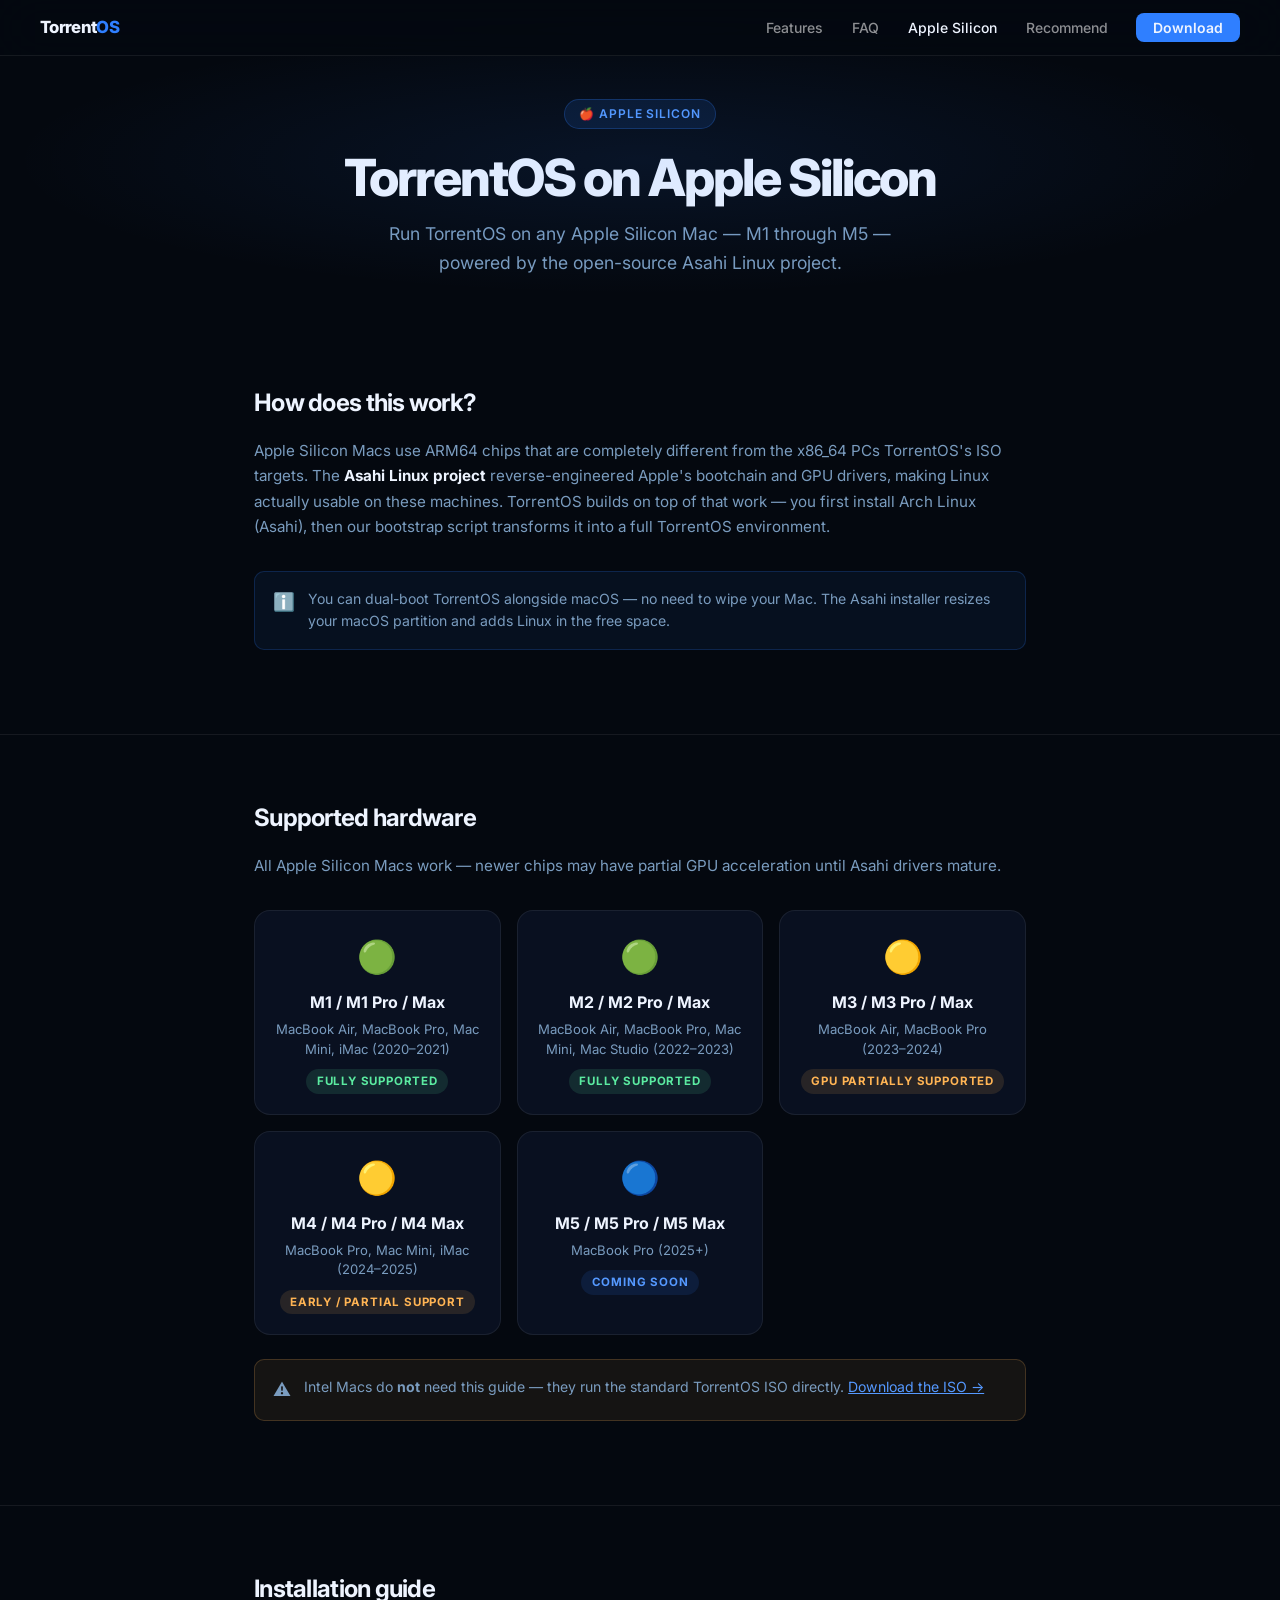
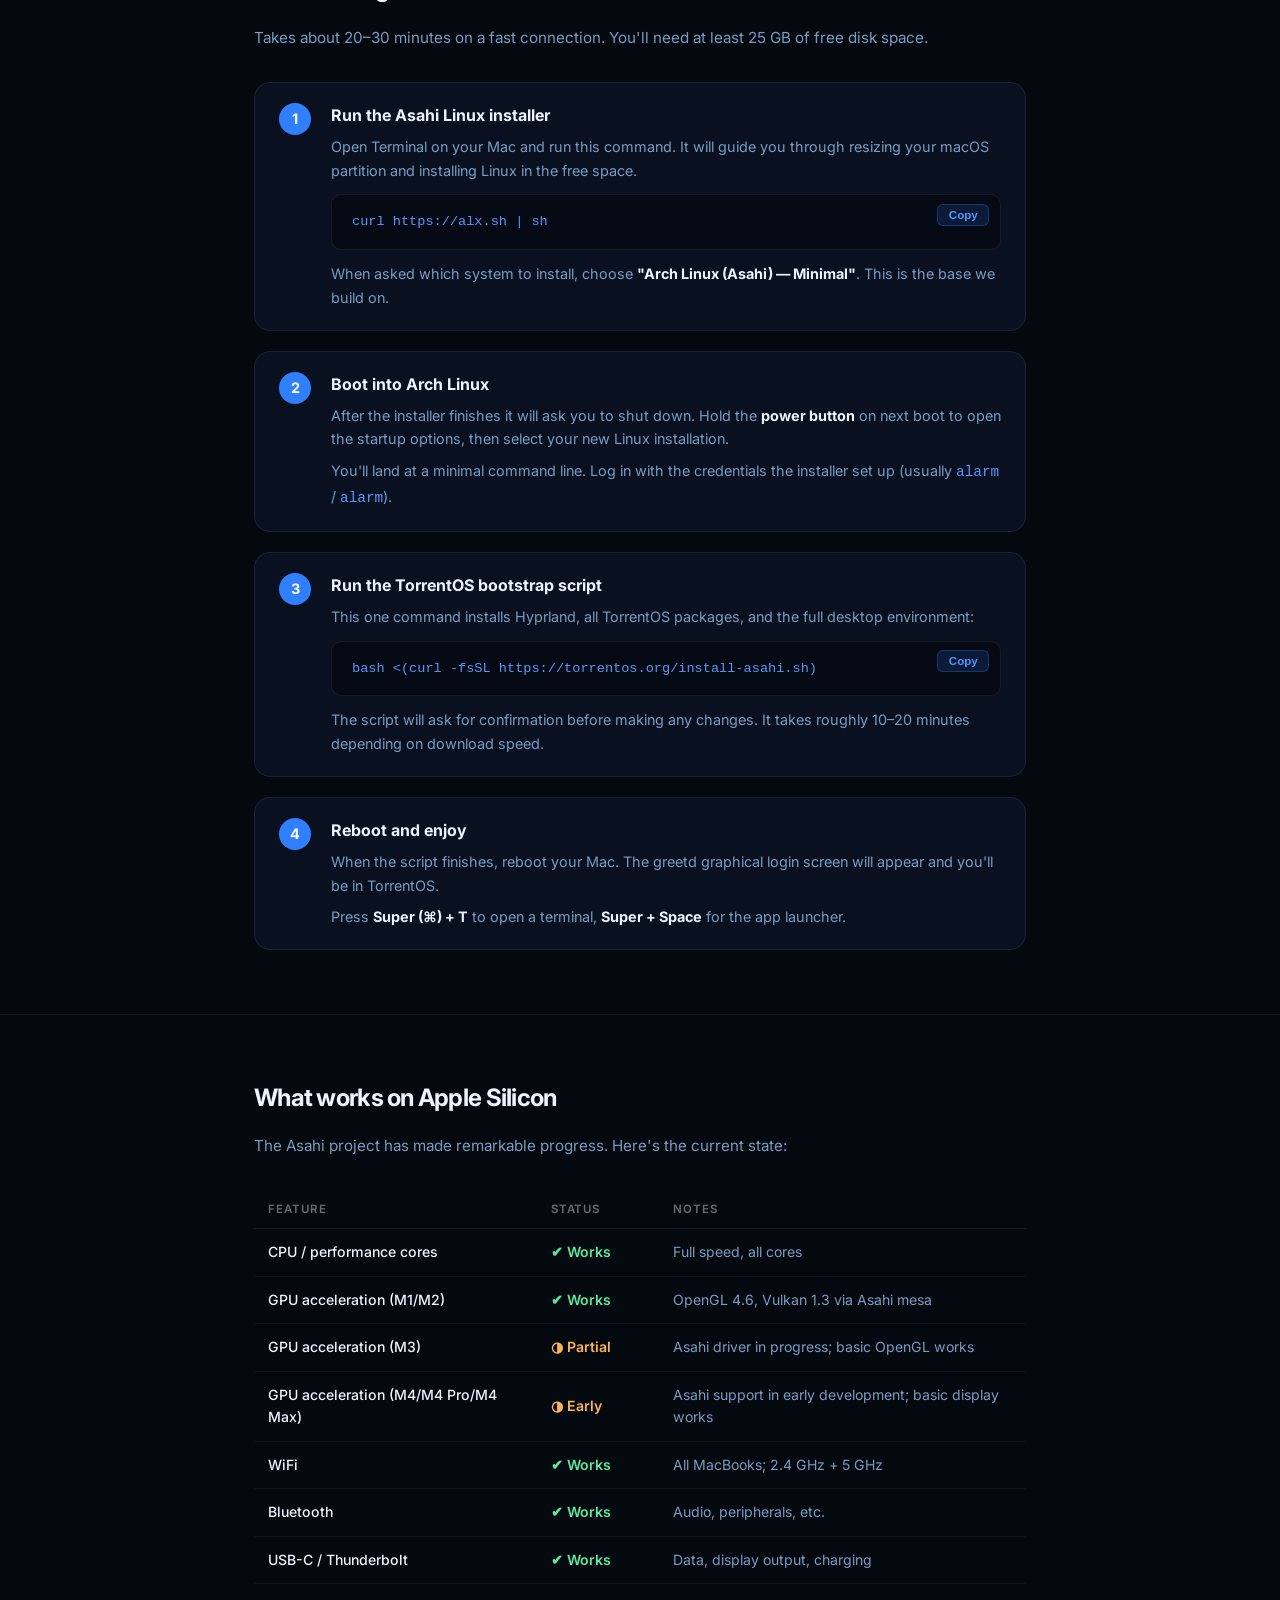
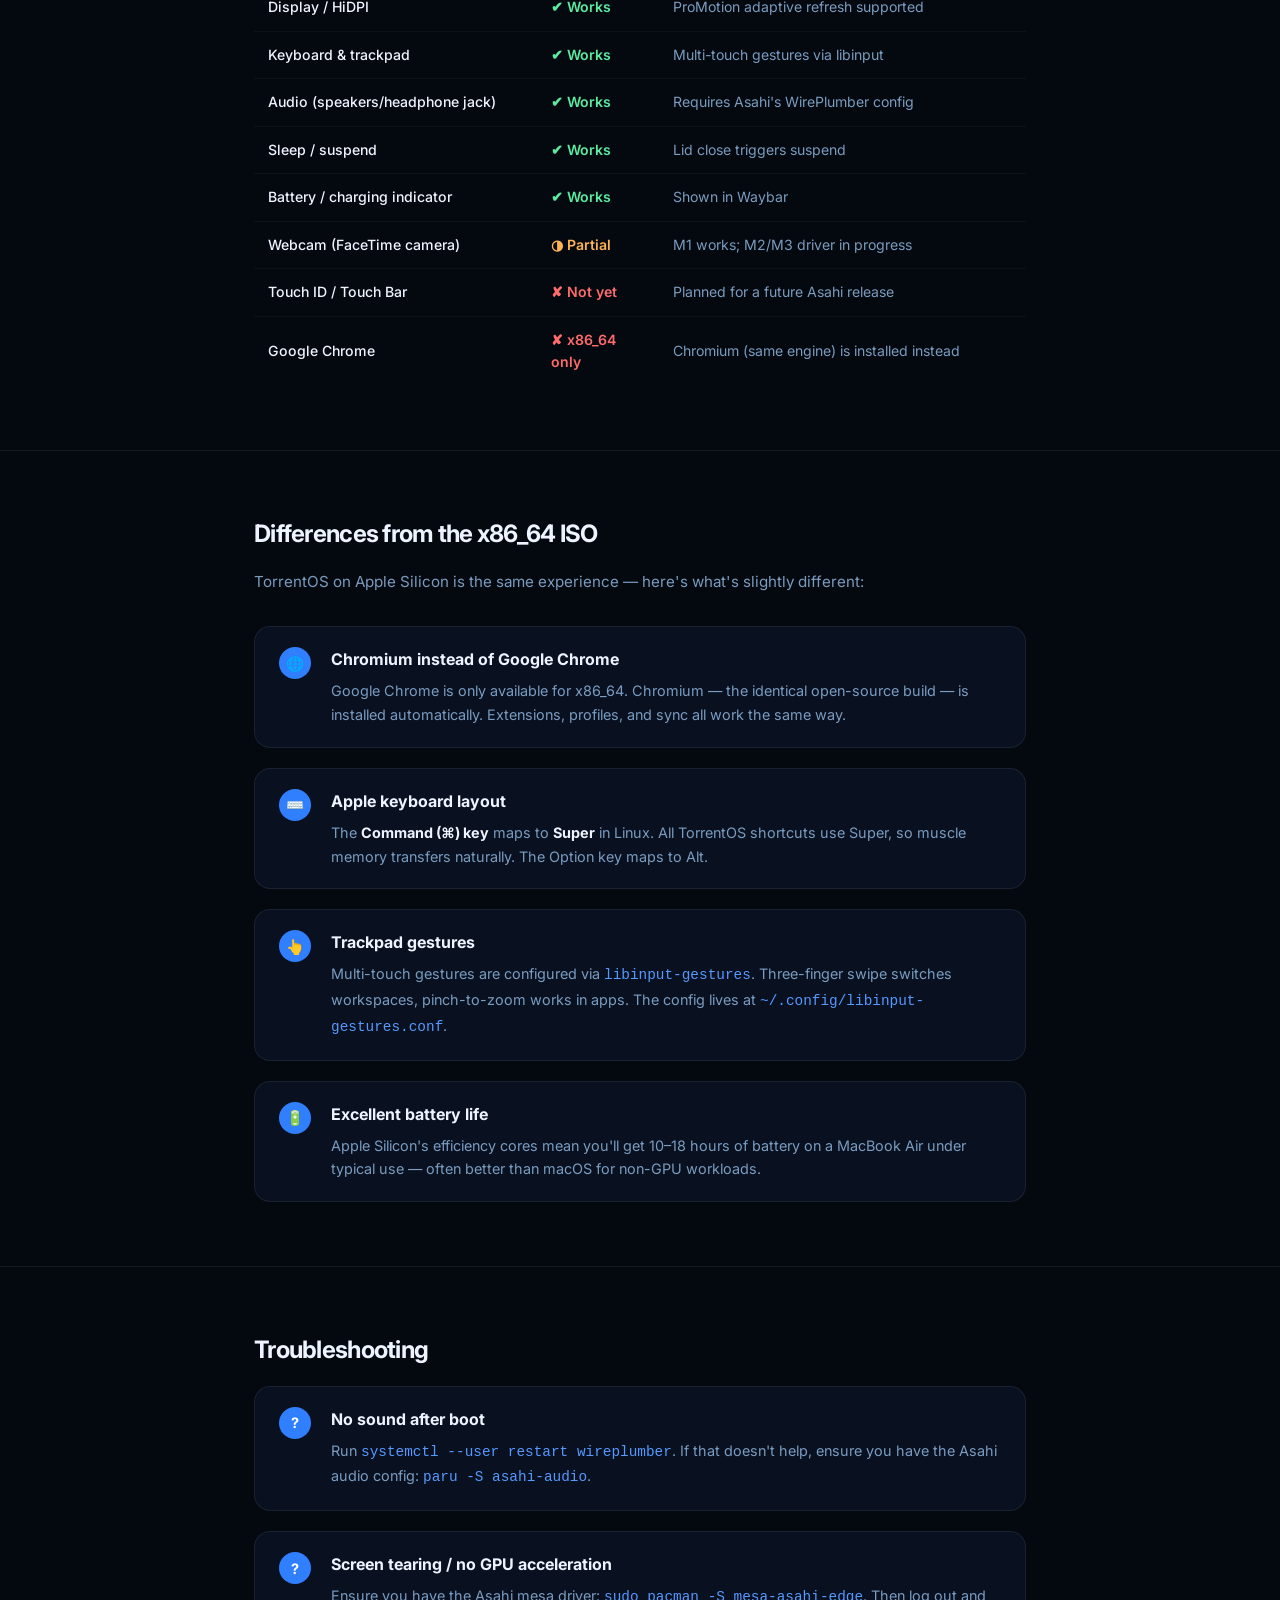
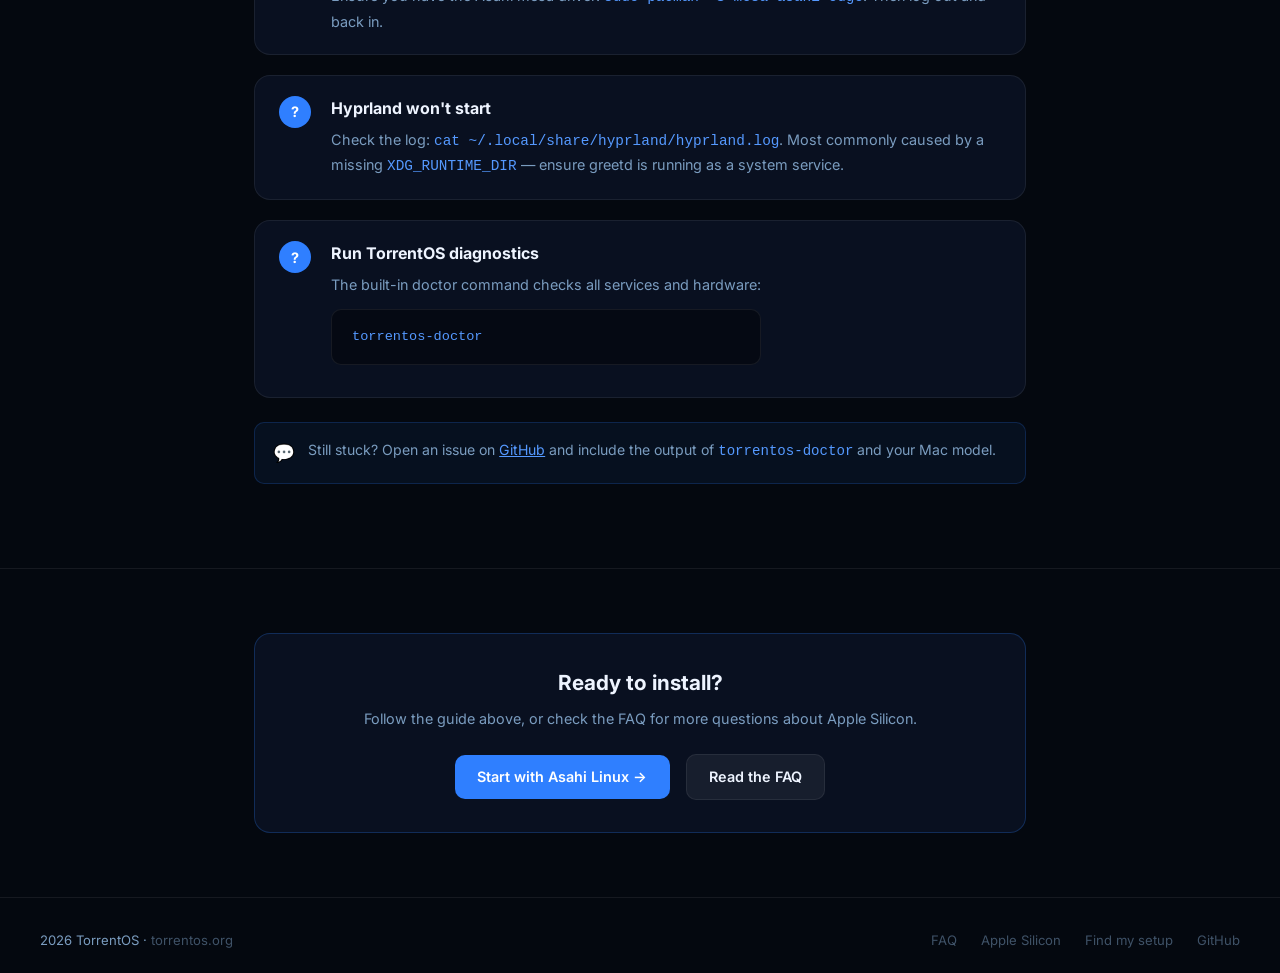
<file: docs/site/apple-silicon.html>
<!DOCTYPE html>
<html lang="en">
<head>
  <meta charset="UTF-8" />
  <meta name="viewport" content="width=device-width, initial-scale=1.0" />
  <title>Apple Silicon (M1/M2/M3/M4/M5) — TorrentOS</title>
  <meta name="description" content="How to run TorrentOS on Apple Silicon Macs — M1, M2, M3, M4, and M5 — using Asahi Linux." />
  <link rel="preconnect" href="https://fonts.googleapis.com" />
  <link rel="preconnect" href="https://fonts.gstatic.com" crossorigin />
  <link href="https://fonts.googleapis.com/css2?family=Inter:wght@300;400;500;600;700;800;900&display=swap" rel="stylesheet" />
  <style>
    *, *::before, *::after { box-sizing: border-box; margin: 0; padding: 0; }

    :root {
      --bg:      #04080f;
      --bg2:     #080f1d;
      --glass:   rgba(12, 20, 40, 0.7);
      --border:  rgba(255, 255, 255, 0.07);
      --blue:    #2f7fff;
      --blue2:   #5599ff;
      --glow:    rgba(47, 127, 255, 0.35);
      --text:    #7a9cbf;
      --white:   #eef4ff;
      --radius:  16px;
      --green:   #5beba1;
      --yellow:  #ffb454;
      --red:     #ff6b6b;
    }

    html { scroll-behavior: smooth; }

    body {
      background: var(--bg);
      color: var(--text);
      font-family: "Inter", -apple-system, "Segoe UI", sans-serif;
      line-height: 1.6;
      -webkit-font-smoothing: antialiased;
      overflow-x: hidden;
    }

    /* Scroll animations */
    .reveal {
      opacity: 0;
      transform: translateY(28px);
      transition: opacity 0.65s cubic-bezier(.22,1,.36,1), transform 0.65s cubic-bezier(.22,1,.36,1);
    }
    .reveal.visible { opacity: 1; transform: none; }
    .reveal-delay-1 { transition-delay: 0.08s; }
    .reveal-delay-2 { transition-delay: 0.16s; }
    .reveal-delay-3 { transition-delay: 0.24s; }
    .reveal-delay-4 { transition-delay: 0.32s; }
    .reveal-delay-5 { transition-delay: 0.40s; }

    /* Nav */
    nav {
      position: fixed;
      top: 0; left: 0; right: 0;
      z-index: 200;
      display: flex;
      align-items: center;
      justify-content: space-between;
      padding: 0 2.5rem;
      height: 56px;
      background: rgba(4, 8, 15, 0.75);
      backdrop-filter: blur(24px) saturate(180%);
      -webkit-backdrop-filter: blur(24px) saturate(180%);
      border-bottom: 1px solid var(--border);
    }
    .logo {
      font-size: 1.05rem;
      font-weight: 800;
      color: var(--white);
      letter-spacing: -0.04em;
      text-decoration: none;
    }
    .logo-dot { color: var(--blue); }
    nav ul { list-style: none; display: flex; gap: 1.8rem; align-items: center; }
    nav a { color: rgba(255,255,255,0.55); text-decoration: none; font-size: 0.875rem; font-weight: 500; transition: color 0.15s; }
    nav a:hover { color: var(--white); }
    nav a.active { color: var(--white); }
    .nav-cta {
      background: var(--blue);
      color: var(--white) !important;
      padding: 0.38rem 1.05rem;
      border-radius: 8px;
      font-weight: 600;
      transition: background 0.15s, box-shadow 0.15s !important;
    }
    .nav-cta:hover { background: var(--blue2) !important; box-shadow: 0 0 20px var(--glow); }

    /* Page hero */
    .page-hero {
      min-height: 320px;
      display: flex;
      flex-direction: column;
      align-items: center;
      justify-content: center;
      text-align: center;
      padding: 0 1.5rem;
      padding-top: 56px;
      position: relative;
      overflow: hidden;
    }
    .page-hero::before {
      content: '';
      position: absolute;
      inset: 0;
      background: radial-gradient(ellipse 70% 60% at 50% 50%, rgba(47,127,255,0.1) 0%, transparent 70%);
      pointer-events: none;
    }
    .hero-badge {
      display: inline-flex;
      align-items: center;
      gap: 0.5rem;
      background: rgba(47,127,255,0.12);
      border: 1px solid rgba(47,127,255,0.25);
      color: var(--blue2);
      font-size: 0.75rem;
      font-weight: 600;
      letter-spacing: 0.08em;
      text-transform: uppercase;
      padding: 0.3rem 0.85rem;
      border-radius: 999px;
      margin-bottom: 1.2rem;
    }
    .page-hero h1 {
      font-size: clamp(2rem, 5vw, 3.2rem);
      font-weight: 800;
      letter-spacing: -0.04em;
      color: var(--white);
      margin-bottom: 0.9rem;
      line-height: 1.1;
    }
    .page-hero p {
      font-size: 1.1rem;
      max-width: 560px;
      line-height: 1.65;
    }

    /* Container */
    .container { max-width: 820px; margin: 0 auto; padding: 0 1.5rem; }

    /* Sections */
    section { padding: 4rem 0; }
    section + section { border-top: 1px solid var(--border); }

    /* Section title */
    .section-title {
      font-size: 1.5rem;
      font-weight: 700;
      color: var(--white);
      letter-spacing: -0.03em;
      margin-bottom: 1rem;
    }
    .section-sub {
      font-size: 0.95rem;
      margin-bottom: 2rem;
      line-height: 1.65;
    }

    /* Steps */
    .steps { display: flex; flex-direction: column; gap: 1.25rem; }
    .step-card {
      display: flex;
      gap: 1.25rem;
      background: var(--glass);
      border: 1px solid var(--border);
      border-radius: var(--radius);
      padding: 1.25rem 1.5rem;
      align-items: flex-start;
    }
    .step-num {
      flex-shrink: 0;
      width: 32px;
      height: 32px;
      background: var(--blue);
      color: #fff;
      font-weight: 700;
      font-size: 0.9rem;
      border-radius: 50%;
      display: flex;
      align-items: center;
      justify-content: center;
    }
    .step-body h3 {
      font-size: 1rem;
      font-weight: 700;
      color: var(--white);
      margin-bottom: 0.4rem;
    }
    .step-body p { font-size: 0.9rem; line-height: 1.65; }
    .step-body p + p { margin-top: 0.5rem; }

    /* Code blocks */
    .code-block {
      background: rgba(0,0,0,0.4);
      border: 1px solid var(--border);
      border-radius: 10px;
      padding: 1rem 1.25rem;
      margin: 0.75rem 0;
      font-family: "JetBrains Mono", "Fira Code", monospace;
      font-size: 0.85rem;
      color: var(--blue2);
      overflow-x: auto;
      position: relative;
    }
    .code-block .comment { color: #3d5a80; }

    /* Copy button */
    .copy-wrap { position: relative; }
    .copy-btn {
      position: absolute;
      top: 0.6rem;
      right: 0.75rem;
      background: rgba(47,127,255,0.15);
      border: 1px solid rgba(47,127,255,0.3);
      color: var(--blue2);
      font-size: 0.72rem;
      font-weight: 600;
      padding: 0.25rem 0.65rem;
      border-radius: 6px;
      cursor: pointer;
      transition: background 0.15s;
    }
    .copy-btn:hover { background: rgba(47,127,255,0.3); }

    /* Compatibility table */
    .compat-table {
      width: 100%;
      border-collapse: collapse;
      font-size: 0.88rem;
    }
    .compat-table th {
      text-align: left;
      color: rgba(255,255,255,0.4);
      font-weight: 600;
      font-size: 0.72rem;
      letter-spacing: 0.08em;
      text-transform: uppercase;
      padding: 0.6rem 0.9rem;
      border-bottom: 1px solid var(--border);
    }
    .compat-table td {
      padding: 0.75rem 0.9rem;
      border-bottom: 1px solid rgba(255,255,255,0.04);
      color: var(--text);
    }
    .compat-table tr:last-child td { border-bottom: none; }
    .compat-table td:first-child { color: var(--white); font-weight: 500; }
    .badge-yes  { color: var(--green);  font-weight: 600; }
    .badge-part { color: var(--yellow); font-weight: 600; }
    .badge-no   { color: var(--red);    font-weight: 600; }

    /* Info/warn boxes */
    .info-box {
      display: flex;
      gap: 0.85rem;
      background: rgba(47,127,255,0.07);
      border: 1px solid rgba(47,127,255,0.2);
      border-radius: 10px;
      padding: 1rem 1.1rem;
      font-size: 0.88rem;
      margin: 1.25rem 0;
      line-height: 1.6;
    }
    .info-box.warn {
      background: rgba(255,180,84,0.07);
      border-color: rgba(255,180,84,0.2);
    }
    .info-box .icon { flex-shrink: 0; font-size: 1.1rem; }
    .info-box a { color: var(--blue2); }

    /* SoC cards */
    .soc-grid {
      display: grid;
      grid-template-columns: repeat(auto-fit, minmax(200px, 1fr));
      gap: 1rem;
    }
    .soc-card {
      background: var(--glass);
      border: 1px solid var(--border);
      border-radius: var(--radius);
      padding: 1.25rem;
      text-align: center;
    }
    .soc-card .soc-chip {
      font-size: 2rem;
      margin-bottom: 0.5rem;
    }
    .soc-card h4 { color: var(--white); font-weight: 700; font-size: 1rem; margin-bottom: 0.25rem; }
    .soc-card p { font-size: 0.82rem; line-height: 1.5; }
    .soc-status {
      display: inline-block;
      margin-top: 0.6rem;
      font-size: 0.72rem;
      font-weight: 700;
      letter-spacing: 0.07em;
      text-transform: uppercase;
      padding: 0.2rem 0.65rem;
      border-radius: 999px;
    }
    .status-supported   { background: rgba(91,235,161,0.12); color: var(--green); }
    .status-partial     { background: rgba(255,180,84,0.12); color: var(--yellow); }
    .status-coming-soon { background: rgba(47,127,255,0.12); color: var(--blue2); }

    /* CTA */
    .cta-box {
      background: var(--glass);
      border: 1px solid rgba(47,127,255,0.25);
      border-radius: var(--radius);
      padding: 2rem;
      text-align: center;
    }
    .cta-box h3 { color: var(--white); font-size: 1.3rem; font-weight: 700; margin-bottom: 0.5rem; }
    .cta-box p { font-size: 0.9rem; margin-bottom: 1.5rem; }
    .btn {
      display: inline-flex;
      align-items: center;
      gap: 0.5rem;
      padding: 0.65rem 1.4rem;
      border-radius: 10px;
      font-size: 0.9rem;
      font-weight: 600;
      text-decoration: none;
      transition: all 0.15s;
    }
    .btn-primary {
      background: var(--blue);
      color: #fff;
    }
    .btn-primary:hover { background: var(--blue2); box-shadow: 0 0 20px var(--glow); }
    .btn-secondary {
      background: rgba(255,255,255,0.06);
      color: var(--white);
      border: 1px solid var(--border);
      margin-left: 0.75rem;
    }
    .btn-secondary:hover { background: rgba(255,255,255,0.1); }

    /* Footer */
    footer {
      border-top: 1px solid var(--border);
      padding: 2rem 2.5rem;
      display: flex;
      align-items: center;
      justify-content: space-between;
      font-size: 0.82rem;
    }
    footer a { color: rgba(122,156,191,0.5); text-decoration: none; transition: color 0.15s; }
    footer a:hover { color: var(--white); }
    .footer-links { display: flex; gap: 1.5rem; flex-wrap: wrap; }

    @media (max-width: 640px) {
      nav ul { gap: 1rem; }
      nav ul li:not(:last-child):not(:first-child) { display: none; }
      footer { flex-direction: column; text-align: center; gap: 1rem; }
      .btn-secondary { margin-left: 0; margin-top: 0.5rem; }
    }
  </style>
</head>
<body>

  <nav>
    <a href="index.html" class="logo">Torrent<span class="logo-dot">OS</span></a>
    <ul>
      <li><a href="index.html#features">Features</a></li>
      <li><a href="faq.html">FAQ</a></li>
      <li><a href="apple-silicon.html" class="active">Apple Silicon</a></li>
      <li><a href="recommend.html">Recommend</a></li>
      <li><a href="https://github.com/rupertjwakefield2-dot/torrentos/releases/latest" class="nav-cta">Download</a></li>
    </ul>
  </nav>

  <!-- Hero -->
  <div class="page-hero">
    <div class="hero-badge">🍎 Apple Silicon</div>
    <h1>TorrentOS on Apple Silicon</h1>
    <p>Run TorrentOS on any Apple Silicon Mac — M1 through M5 — powered by the open-source Asahi Linux project.</p>
  </div>

  <!-- How it works -->
  <section>
    <div class="container">
      <h2 class="section-title reveal">How does this work?</h2>
      <p class="section-sub reveal reveal-delay-1">
        Apple Silicon Macs use ARM64 chips that are completely different from the x86_64 PCs TorrentOS's ISO targets.
        The <strong style="color:var(--white)">Asahi Linux project</strong> reverse-engineered Apple's bootchain and GPU drivers, making Linux actually usable on these machines.
        TorrentOS builds on top of that work — you first install Arch Linux (Asahi), then our bootstrap script
        transforms it into a full TorrentOS environment.
      </p>

      <div class="info-box reveal reveal-delay-2">
        <span class="icon">ℹ️</span>
        <span>You can dual-boot TorrentOS alongside macOS — no need to wipe your Mac. The Asahi installer
        resizes your macOS partition and adds Linux in the free space.</span>
      </div>
    </div>
  </section>

  <!-- Supported hardware -->
  <section>
    <div class="container">
      <h2 class="section-title reveal">Supported hardware</h2>
      <p class="section-sub reveal reveal-delay-1">All Apple Silicon Macs work — newer chips may have partial GPU acceleration until Asahi drivers mature.</p>

      <div class="soc-grid">
        <div class="soc-card reveal reveal-delay-1">
          <div class="soc-chip">🟢</div>
          <h4>M1 / M1 Pro / Max</h4>
          <p>MacBook Air, MacBook Pro, Mac Mini, iMac (2020–2021)</p>
          <span class="soc-status status-supported">Fully supported</span>
        </div>
        <div class="soc-card reveal reveal-delay-2">
          <div class="soc-chip">🟢</div>
          <h4>M2 / M2 Pro / Max</h4>
          <p>MacBook Air, MacBook Pro, Mac Mini, Mac Studio (2022–2023)</p>
          <span class="soc-status status-supported">Fully supported</span>
        </div>
        <div class="soc-card reveal reveal-delay-3">
          <div class="soc-chip">🟡</div>
          <h4>M3 / M3 Pro / Max</h4>
          <p>MacBook Air, MacBook Pro (2023–2024)</p>
          <span class="soc-status status-partial">GPU partially supported</span>
        </div>
        <div class="soc-card reveal reveal-delay-4">
          <div class="soc-chip">🟡</div>
          <h4>M4 / M4 Pro / M4 Max</h4>
          <p>MacBook Pro, Mac Mini, iMac (2024–2025)</p>
          <span class="soc-status status-partial">Early / partial support</span>
        </div>
        <div class="soc-card reveal reveal-delay-5">
          <div class="soc-chip">🔵</div>
          <h4>M5 / M5 Pro / M5 Max</h4>
          <p>MacBook Pro (2025+)</p>
          <span class="soc-status status-coming-soon">Coming soon</span>
        </div>
      </div>

      <div class="info-box warn reveal" style="margin-top:1.5rem">
        <span class="icon">⚠️</span>
        <span>Intel Macs do <strong>not</strong> need this guide — they run the standard TorrentOS ISO directly.
        <a href="index.html#download">Download the ISO →</a></span>
      </div>
    </div>
  </section>

  <!-- Installation steps -->
  <section>
    <div class="container">
      <h2 class="section-title reveal">Installation guide</h2>
      <p class="section-sub reveal reveal-delay-1">Takes about 20–30 minutes on a fast connection. You'll need at least 25 GB of free disk space.</p>

      <div class="steps">

        <div class="step-card reveal reveal-delay-1">
          <div class="step-num">1</div>
          <div class="step-body">
            <h3>Run the Asahi Linux installer</h3>
            <p>Open Terminal on your Mac and run this command. It will guide you through resizing your macOS partition and installing Linux in the free space.</p>
            <div class="copy-wrap">
              <div class="code-block" id="cmd1">curl https://alx.sh | sh</div>
              <button class="copy-btn" onclick="copy('cmd1', this)">Copy</button>
            </div>
            <p>When asked which system to install, choose <strong style="color:var(--white)">"Arch Linux (Asahi) — Minimal"</strong>. This is the base we build on.</p>
          </div>
        </div>

        <div class="step-card reveal reveal-delay-2">
          <div class="step-num">2</div>
          <div class="step-body">
            <h3>Boot into Arch Linux</h3>
            <p>After the installer finishes it will ask you to shut down. Hold the <strong style="color:var(--white)">power button</strong> on next boot to open the startup options, then select your new Linux installation.</p>
            <p>You'll land at a minimal command line. Log in with the credentials the installer set up (usually <code style="color:var(--blue2)">alarm</code> / <code style="color:var(--blue2)">alarm</code>).</p>
          </div>
        </div>

        <div class="step-card reveal reveal-delay-3">
          <div class="step-num">3</div>
          <div class="step-body">
            <h3>Run the TorrentOS bootstrap script</h3>
            <p>This one command installs Hyprland, all TorrentOS packages, and the full desktop environment:</p>
            <div class="copy-wrap">
              <div class="code-block" id="cmd2">bash &lt;(curl -fsSL https://torrentos.org/install-asahi.sh)</div>
              <button class="copy-btn" onclick="copy('cmd2', this)">Copy</button>
            </div>
            <p>The script will ask for confirmation before making any changes. It takes roughly 10–20 minutes depending on download speed.</p>
          </div>
        </div>

        <div class="step-card reveal reveal-delay-4">
          <div class="step-num">4</div>
          <div class="step-body">
            <h3>Reboot and enjoy</h3>
            <p>When the script finishes, reboot your Mac. The greetd graphical login screen will appear and you'll be in TorrentOS.</p>
            <p>Press <strong style="color:var(--white)">Super (⌘) + T</strong> to open a terminal, <strong style="color:var(--white)">Super + Space</strong> for the app launcher.</p>
          </div>
        </div>

      </div>
    </div>
  </section>

  <!-- What works -->
  <section>
    <div class="container">
      <h2 class="section-title reveal">What works on Apple Silicon</h2>
      <p class="section-sub reveal reveal-delay-1">The Asahi project has made remarkable progress. Here's the current state:</p>

      <div class="reveal reveal-delay-2" style="overflow-x:auto">
        <table class="compat-table">
          <thead>
            <tr>
              <th>Feature</th>
              <th>Status</th>
              <th>Notes</th>
            </tr>
          </thead>
          <tbody>
            <tr>
              <td>CPU / performance cores</td>
              <td><span class="badge-yes">✔ Works</span></td>
              <td>Full speed, all cores</td>
            </tr>
            <tr>
              <td>GPU acceleration (M1/M2)</td>
              <td><span class="badge-yes">✔ Works</span></td>
              <td>OpenGL 4.6, Vulkan 1.3 via Asahi mesa</td>
            </tr>
            <tr>
              <td>GPU acceleration (M3)</td>
              <td><span class="badge-part">◑ Partial</span></td>
              <td>Asahi driver in progress; basic OpenGL works</td>
            </tr>
            <tr>
              <td>GPU acceleration (M4/M4 Pro/M4 Max)</td>
              <td><span class="badge-part">◑ Early</span></td>
              <td>Asahi support in early development; basic display works</td>
            </tr>
            <tr>
              <td>WiFi</td>
              <td><span class="badge-yes">✔ Works</span></td>
              <td>All MacBooks; 2.4 GHz + 5 GHz</td>
            </tr>
            <tr>
              <td>Bluetooth</td>
              <td><span class="badge-yes">✔ Works</span></td>
              <td>Audio, peripherals, etc.</td>
            </tr>
            <tr>
              <td>USB-C / Thunderbolt</td>
              <td><span class="badge-yes">✔ Works</span></td>
              <td>Data, display output, charging</td>
            </tr>
            <tr>
              <td>Display / HiDPI</td>
              <td><span class="badge-yes">✔ Works</span></td>
              <td>ProMotion adaptive refresh supported</td>
            </tr>
            <tr>
              <td>Keyboard &amp; trackpad</td>
              <td><span class="badge-yes">✔ Works</span></td>
              <td>Multi-touch gestures via libinput</td>
            </tr>
            <tr>
              <td>Audio (speakers/headphone jack)</td>
              <td><span class="badge-yes">✔ Works</span></td>
              <td>Requires Asahi's WirePlumber config</td>
            </tr>
            <tr>
              <td>Sleep / suspend</td>
              <td><span class="badge-yes">✔ Works</span></td>
              <td>Lid close triggers suspend</td>
            </tr>
            <tr>
              <td>Battery / charging indicator</td>
              <td><span class="badge-yes">✔ Works</span></td>
              <td>Shown in Waybar</td>
            </tr>
            <tr>
              <td>Webcam (FaceTime camera)</td>
              <td><span class="badge-part">◑ Partial</span></td>
              <td>M1 works; M2/M3 driver in progress</td>
            </tr>
            <tr>
              <td>Touch ID / Touch Bar</td>
              <td><span class="badge-no">✘ Not yet</span></td>
              <td>Planned for a future Asahi release</td>
            </tr>
            <tr>
              <td>Google Chrome</td>
              <td><span class="badge-no">✘ x86_64 only</span></td>
              <td>Chromium (same engine) is installed instead</td>
            </tr>
          </tbody>
        </table>
      </div>
    </div>
  </section>

  <!-- Differences from ISO -->
  <section>
    <div class="container">
      <h2 class="section-title reveal">Differences from the x86_64 ISO</h2>
      <p class="section-sub reveal reveal-delay-1">TorrentOS on Apple Silicon is the same experience — here's what's slightly different:</p>

      <div class="steps">
        <div class="step-card reveal reveal-delay-1">
          <div class="step-num">🌐</div>
          <div class="step-body">
            <h3>Chromium instead of Google Chrome</h3>
            <p>Google Chrome is only available for x86_64. Chromium — the identical open-source build — is installed automatically. Extensions, profiles, and sync all work the same way.</p>
          </div>
        </div>
        <div class="step-card reveal reveal-delay-2">
          <div class="step-num">⌨️</div>
          <div class="step-body">
            <h3>Apple keyboard layout</h3>
            <p>The <strong style="color:var(--white)">Command (⌘) key</strong> maps to <strong style="color:var(--white)">Super</strong> in Linux. All TorrentOS shortcuts use Super, so muscle memory transfers naturally. The Option key maps to Alt.</p>
          </div>
        </div>
        <div class="step-card reveal reveal-delay-3">
          <div class="step-num">👆</div>
          <div class="step-body">
            <h3>Trackpad gestures</h3>
            <p>Multi-touch gestures are configured via <code style="color:var(--blue2)">libinput-gestures</code>. Three-finger swipe switches workspaces, pinch-to-zoom works in apps. The config lives at <code style="color:var(--blue2)">~/.config/libinput-gestures.conf</code>.</p>
          </div>
        </div>
        <div class="step-card reveal reveal-delay-4">
          <div class="step-num">🔋</div>
          <div class="step-body">
            <h3>Excellent battery life</h3>
            <p>Apple Silicon's efficiency cores mean you'll get 10–18 hours of battery on a MacBook Air under typical use — often better than macOS for non-GPU workloads.</p>
          </div>
        </div>
      </div>
    </div>
  </section>

  <!-- Troubleshooting -->
  <section>
    <div class="container">
      <h2 class="section-title reveal">Troubleshooting</h2>

      <div class="steps">
        <div class="step-card reveal">
          <div class="step-num">?</div>
          <div class="step-body">
            <h3>No sound after boot</h3>
            <p>Run <code style="color:var(--blue2)">systemctl --user restart wireplumber</code>. If that doesn't help, ensure you have the Asahi audio config: <code style="color:var(--blue2)">paru -S asahi-audio</code>.</p>
          </div>
        </div>
        <div class="step-card reveal">
          <div class="step-num">?</div>
          <div class="step-body">
            <h3>Screen tearing / no GPU acceleration</h3>
            <p>Ensure you have the Asahi mesa driver: <code style="color:var(--blue2)">sudo pacman -S mesa-asahi-edge</code>. Then log out and back in.</p>
          </div>
        </div>
        <div class="step-card reveal">
          <div class="step-num">?</div>
          <div class="step-body">
            <h3>Hyprland won't start</h3>
            <p>Check the log: <code style="color:var(--blue2)">cat ~/.local/share/hyprland/hyprland.log</code>. Most commonly caused by a missing <code style="color:var(--blue2)">XDG_RUNTIME_DIR</code> — ensure greetd is running as a system service.</p>
          </div>
        </div>
        <div class="step-card reveal">
          <div class="step-num">?</div>
          <div class="step-body">
            <h3>Run TorrentOS diagnostics</h3>
            <p>The built-in doctor command checks all services and hardware:</p>
            <div class="code-block">torrentos-doctor</div>
          </div>
        </div>
      </div>

      <div class="info-box reveal" style="margin-top:1.5rem">
        <span class="icon">💬</span>
        <span>Still stuck? Open an issue on
          <a href="https://github.com/rupertjwakefield2-dot/torrentos/issues">GitHub</a>
          and include the output of <code style="color:var(--blue2)">torrentos-doctor</code> and your Mac model.</span>
      </div>
    </div>
  </section>

  <!-- CTA -->
  <section>
    <div class="container">
      <div class="cta-box reveal">
        <h3>Ready to install?</h3>
        <p>Follow the guide above, or check the FAQ for more questions about Apple Silicon.</p>
        <a href="https://alx.sh" class="btn btn-primary" target="_blank" rel="noopener">
          Start with Asahi Linux →
        </a>
        <a href="faq.html" class="btn btn-secondary">Read the FAQ</a>
      </div>
    </div>
  </section>

  <footer>
    <div>2026 TorrentOS · <a href="https://torrentos.org">torrentos.org</a></div>
    <div class="footer-links">
      <a href="faq.html">FAQ</a>
      <a href="apple-silicon.html">Apple Silicon</a>
      <a href="recommend.html">Find my setup</a>
      <a href="https://github.com/rupertjwakefield2-dot/torrentos" target="_blank" rel="noopener">GitHub</a>
    </div>
  </footer>

  <script>
    // Scroll reveal
    const obs = new IntersectionObserver(entries => {
      entries.forEach(e => { if (e.isIntersecting) { e.target.classList.add('visible'); obs.unobserve(e.target); } });
    }, { threshold: 0.1 });
    document.querySelectorAll('.reveal').forEach(el => obs.observe(el));

    // Copy to clipboard
    function copy(id, btn) {
      const text = document.getElementById(id).textContent.trim();
      navigator.clipboard.writeText(text).then(() => {
        const orig = btn.textContent;
        btn.textContent = 'Copied!';
        setTimeout(() => btn.textContent = orig, 1800);
      });
    }
  </script>
</body>
</html>
</file>
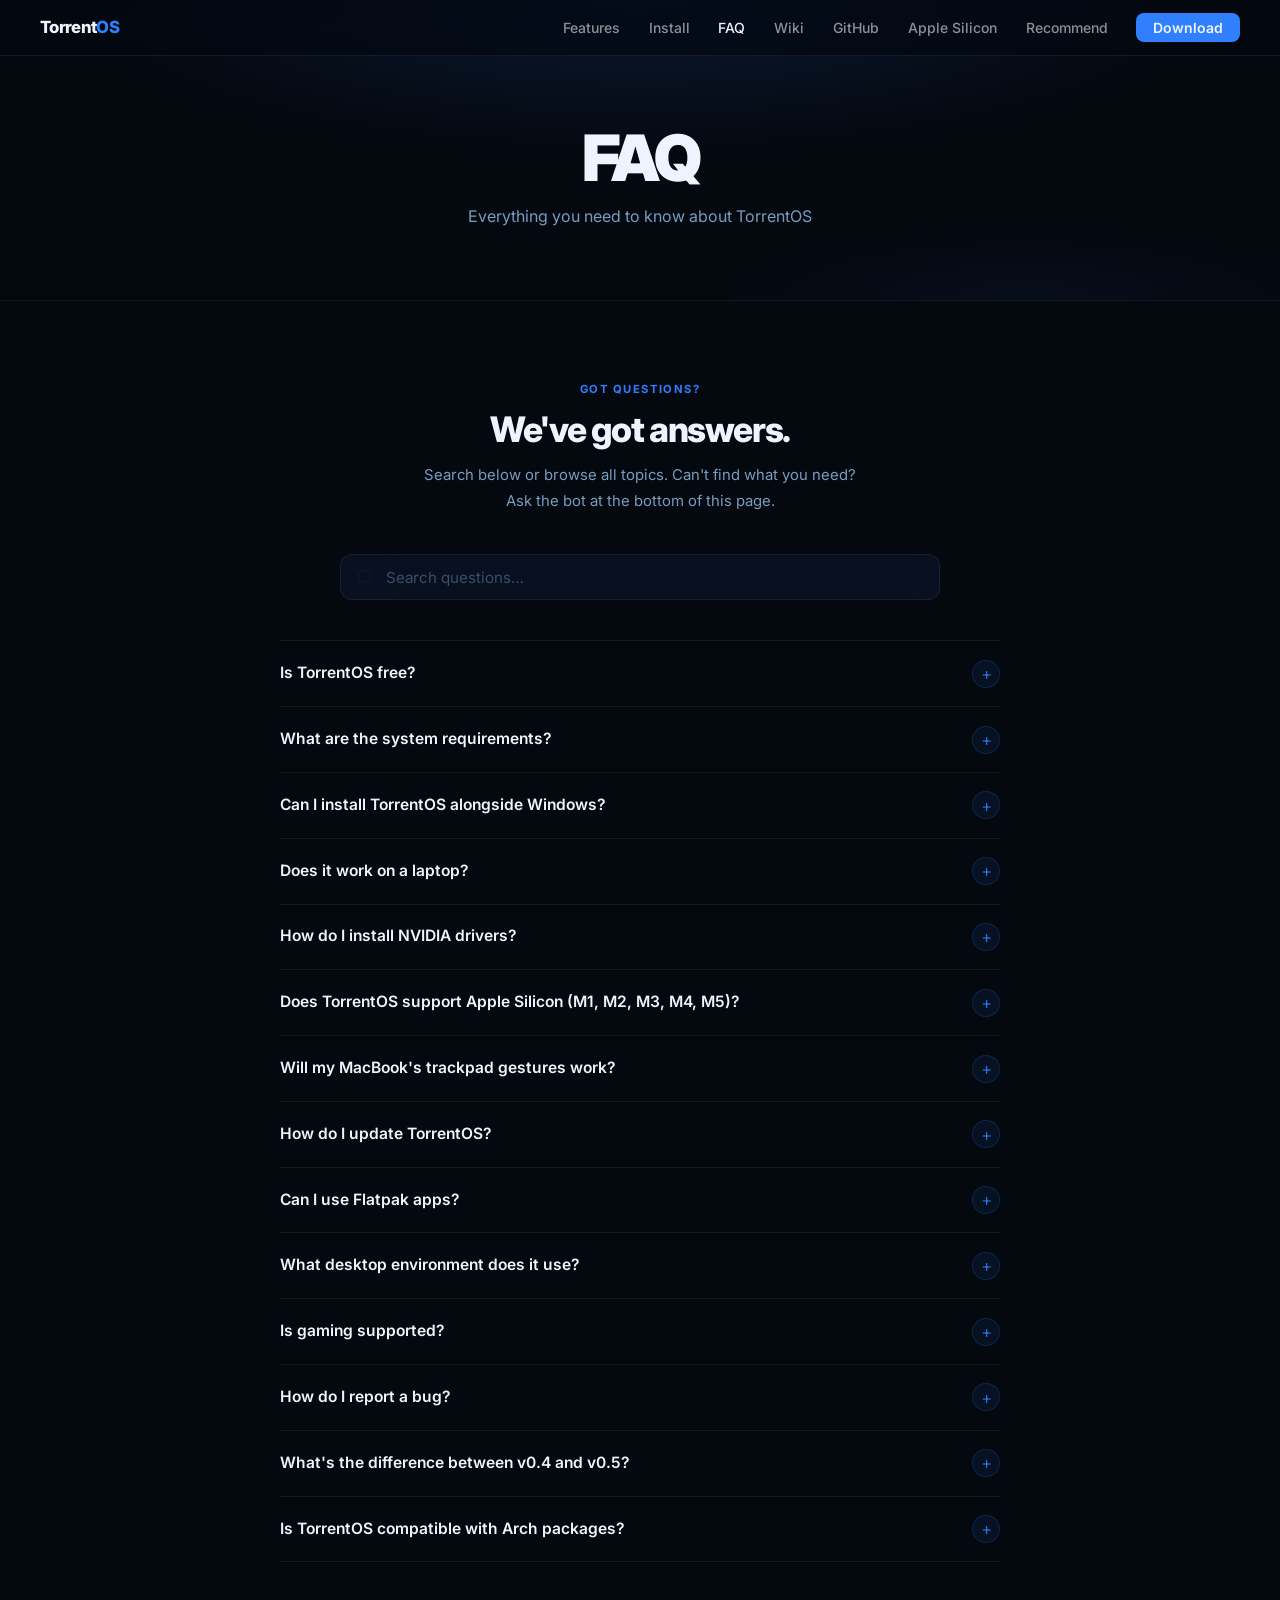
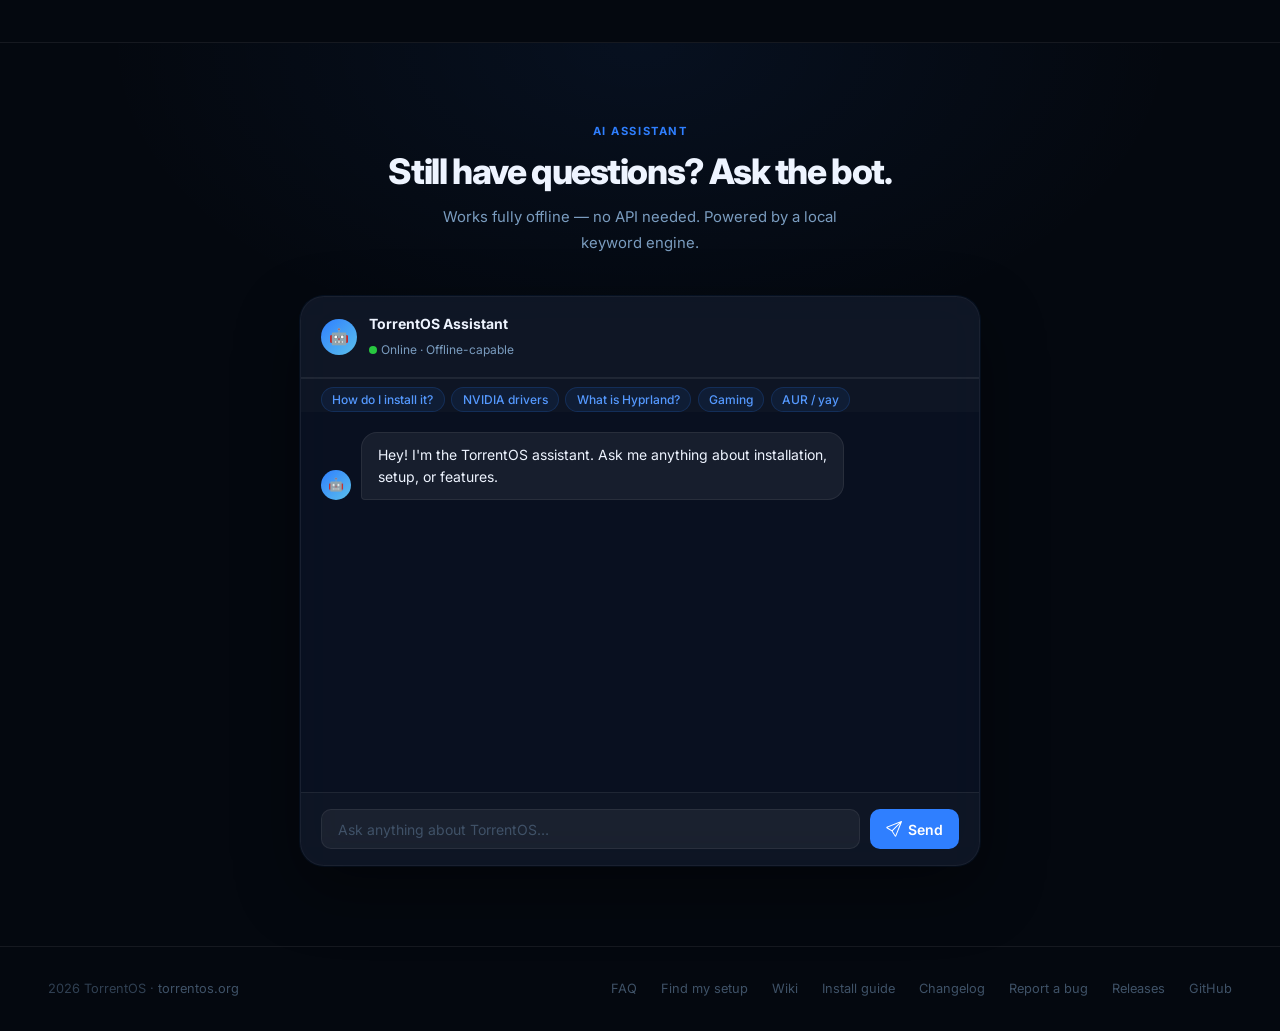
<file: docs/site/faq.html>
<!DOCTYPE html>
<html lang="en">
<head>
  <meta charset="UTF-8" />
  <meta name="viewport" content="width=device-width, initial-scale=1.0" />
  <title>FAQ — TorrentOS</title>
  <meta name="description" content="Everything you need to know about TorrentOS. Installation, hardware, updates, gaming, and more." />
  <link rel="preconnect" href="https://fonts.googleapis.com" />
  <link rel="preconnect" href="https://fonts.gstatic.com" crossorigin />
  <link href="https://fonts.googleapis.com/css2?family=Inter:wght@300;400;500;600;700;800;900&display=swap" rel="stylesheet" />
  <style>
    *, *::before, *::after { box-sizing: border-box; margin: 0; padding: 0; }

    :root {
      --bg:      #04080f;
      --bg2:     #080f1d;
      --glass:   rgba(12, 20, 40, 0.7);
      --border:  rgba(255, 255, 255, 0.07);
      --blue:    #2f7fff;
      --blue2:   #5599ff;
      --glow:    rgba(47, 127, 255, 0.35);
      --text:    #7a9cbf;
      --white:   #eef4ff;
      --radius:  16px;
    }

    html { scroll-behavior: smooth; }

    body {
      background: var(--bg);
      color: var(--text);
      font-family: "Inter", -apple-system, "Segoe UI", sans-serif;
      line-height: 1.6;
      -webkit-font-smoothing: antialiased;
      overflow-x: hidden;
    }

    /* Scroll animations */
    .reveal {
      opacity: 0;
      transform: translateY(28px);
      transition: opacity 0.65s cubic-bezier(.22,1,.36,1), transform 0.65s cubic-bezier(.22,1,.36,1);
    }
    .reveal.visible { opacity: 1; transform: none; }
    .reveal-delay-1 { transition-delay: 0.08s; }
    .reveal-delay-2 { transition-delay: 0.16s; }
    .reveal-delay-3 { transition-delay: 0.24s; }
    .reveal-delay-4 { transition-delay: 0.32s; }
    .reveal-delay-5 { transition-delay: 0.40s; }

    /* Nav */
    nav {
      position: fixed;
      top: 0; left: 0; right: 0;
      z-index: 200;
      display: flex;
      align-items: center;
      justify-content: space-between;
      padding: 0 2.5rem;
      height: 56px;
      background: rgba(4, 8, 15, 0.75);
      backdrop-filter: blur(24px) saturate(180%);
      -webkit-backdrop-filter: blur(24px) saturate(180%);
      border-bottom: 1px solid var(--border);
    }
    .logo {
      font-size: 1.05rem;
      font-weight: 800;
      color: var(--white);
      letter-spacing: -0.04em;
      text-decoration: none;
    }
    .logo-dot { color: var(--blue); }
    nav ul { list-style: none; display: flex; gap: 1.8rem; align-items: center; }
    nav a { color: rgba(255,255,255,0.55); text-decoration: none; font-size: 0.875rem; font-weight: 500; transition: color 0.15s; }
    nav a:hover { color: var(--white); }
    nav a.active { color: var(--white); }
    .nav-cta {
      background: var(--blue);
      color: var(--white) !important;
      padding: 0.38rem 1.05rem;
      border-radius: 8px;
      font-weight: 600;
      transition: background 0.15s, box-shadow 0.15s !important;
    }
    .nav-cta:hover { background: var(--blue2) !important; box-shadow: 0 0 20px var(--glow); }

    /* Page hero */
    .page-hero {
      height: 300px;
      display: flex;
      flex-direction: column;
      align-items: center;
      justify-content: center;
      text-align: center;
      padding: 0 1.5rem;
      padding-top: 56px;
      position: relative;
      overflow: hidden;
    }
    .page-hero-bg {
      position: absolute;
      inset: 0;
      background:
        radial-gradient(ellipse 70% 80% at 50% 0%, rgba(47,127,255,0.14) 0%, transparent 65%),
        radial-gradient(ellipse 40% 40% at 80% 100%, rgba(47,127,255,0.05) 0%, transparent 60%);
      pointer-events: none;
    }
    .page-hero h1 {
      font-size: clamp(2.4rem, 6vw, 4rem);
      font-weight: 900;
      color: var(--white);
      letter-spacing: -0.055em;
      line-height: 1;
      margin-bottom: 0.85rem;
      position: relative;
    }
    .page-hero .subtitle {
      font-size: 1rem;
      color: var(--text);
      max-width: 400px;
      position: relative;
    }

    /* Divider */
    .divider { border: none; border-top: 1px solid var(--border); }

    /* Container */
    section { padding: 5rem 1.5rem; }
    .container { max-width: 800px; margin: 0 auto; }
    .section-eyebrow {
      text-align: center;
      font-size: 0.7rem;
      font-weight: 700;
      letter-spacing: 0.14em;
      text-transform: uppercase;
      color: var(--blue);
      margin-bottom: 0.6rem;
    }
    .section-title {
      text-align: center;
      font-size: clamp(1.5rem, 3.5vw, 2.2rem);
      font-weight: 800;
      color: var(--white);
      letter-spacing: -0.04em;
      margin-bottom: 0.8rem;
      line-height: 1.15;
    }
    .section-sub {
      text-align: center;
      color: var(--text);
      max-width: 440px;
      margin: 0 auto 2.5rem;
      font-size: 0.93rem;
      line-height: 1.75;
    }

    /* Search */
    .search-wrap {
      position: relative;
      max-width: 600px;
      margin: 0 auto 2.5rem;
    }
    .search-wrap svg {
      position: absolute;
      left: 1rem;
      top: 50%;
      transform: translateY(-50%);
      color: var(--text);
      opacity: 0.5;
      pointer-events: none;
      width: 18px; height: 18px;
    }
    #faq-search {
      width: 100%;
      background: var(--glass);
      border: 1px solid var(--border);
      border-radius: 12px;
      padding: 0.8rem 1rem 0.8rem 2.8rem;
      color: var(--white);
      font-family: inherit;
      font-size: 0.95rem;
      backdrop-filter: blur(16px);
      outline: none;
      transition: border-color 0.2s, box-shadow 0.2s;
    }
    #faq-search::placeholder { color: rgba(122,156,191,0.45); }
    #faq-search:focus {
      border-color: rgba(47,127,255,0.4);
      box-shadow: 0 0 0 3px rgba(47,127,255,0.1);
    }
    #no-results {
      text-align: center;
      color: var(--text);
      opacity: 0.5;
      font-size: 0.9rem;
      padding: 2rem 0;
      display: none;
    }

    /* FAQ accordion */
    .faq-list { display: flex; flex-direction: column; max-width: 720px; margin: 0 auto; }
    .faq-item { border-bottom: 1px solid var(--border); }
    .faq-item:first-child { border-top: 1px solid var(--border); }
    .faq-item.hidden { display: none; }

    .faq-item summary {
      list-style: none;
      cursor: pointer;
      padding: 1.15rem 0;
      color: var(--white);
      font-size: 0.975rem;
      font-weight: 600;
      display: flex;
      justify-content: space-between;
      align-items: center;
      user-select: none;
      transition: color 0.15s;
    }
    .faq-item summary::-webkit-details-marker { display: none; }
    .faq-item summary:hover { color: var(--blue2); }
    .faq-chevron {
      display: flex;
      align-items: center;
      justify-content: center;
      width: 28px; height: 28px;
      border-radius: 50%;
      background: rgba(47,127,255,0.08);
      border: 1px solid rgba(47,127,255,0.18);
      flex-shrink: 0;
      margin-left: 1rem;
      transition: background 0.2s, transform 0.25s cubic-bezier(.22,1,.36,1);
      color: var(--blue);
      font-size: 1.1rem;
      font-weight: 300;
      line-height: 1;
    }
    .faq-item[open] .faq-chevron {
      transform: rotate(45deg);
      background: rgba(47,127,255,0.18);
    }
    .faq-body {
      color: var(--text);
      font-size: 0.9rem;
      line-height: 1.8;
      padding-bottom: 1.25rem;
      max-width: 640px;
    }
    .faq-body a { color: var(--blue); text-decoration: none; }
    .faq-body a:hover { text-decoration: underline; }
    .faq-body code {
      background: rgba(47,127,255,0.1);
      color: var(--blue2);
      padding: 0.1em 0.45em;
      border-radius: 5px;
      font-size: 0.87em;
      font-family: "SF Mono", "Fira Code", monospace;
    }

    /* Highlight match */
    mark {
      background: rgba(47,127,255,0.25);
      color: var(--white);
      border-radius: 3px;
      padding: 0 2px;
    }

    /* Chatbot section */
    .chat-section {
      padding: 5rem 1.5rem;
      background: radial-gradient(ellipse 60% 50% at 50% 0%, rgba(47,127,255,0.07) 0%, transparent 70%);
    }
    .chat-card {
      max-width: 680px;
      margin: 0 auto;
      background: var(--glass);
      border: 1px solid var(--border);
      border-radius: 24px;
      overflow: hidden;
      backdrop-filter: blur(20px);
      box-shadow: 0 24px 64px rgba(0,0,0,0.4), 0 0 0 1px rgba(47,127,255,0.08);
    }
    .chat-header {
      padding: 1rem 1.25rem;
      border-bottom: 1px solid var(--border);
      display: flex;
      align-items: center;
      gap: 0.75rem;
      background: rgba(255,255,255,0.025);
    }
    .chat-avatar {
      width: 36px; height: 36px;
      border-radius: 50%;
      background: linear-gradient(135deg, var(--blue), #5bc0eb);
      display: flex;
      align-items: center;
      justify-content: center;
      font-size: 1rem;
      flex-shrink: 0;
    }
    .chat-header-info strong {
      display: block;
      font-size: 0.875rem;
      font-weight: 700;
      color: var(--white);
    }
    .chat-header-info span {
      font-size: 0.75rem;
      color: var(--text);
    }
    .chat-online-dot {
      width: 8px; height: 8px;
      border-radius: 50%;
      background: #28c840;
      display: inline-block;
      margin-right: 4px;
      animation: onlineBlink 3s ease-in-out infinite;
    }
    @keyframes onlineBlink { 0%,100%{opacity:1} 50%{opacity:0.5} }

    .chat-messages {
      height: 380px;
      overflow-y: auto;
      padding: 1.25rem;
      display: flex;
      flex-direction: column;
      gap: 0.85rem;
      scroll-behavior: smooth;
    }
    .chat-messages::-webkit-scrollbar { width: 4px; }
    .chat-messages::-webkit-scrollbar-track { background: transparent; }
    .chat-messages::-webkit-scrollbar-thumb { background: rgba(255,255,255,0.1); border-radius: 999px; }

    .msg {
      display: flex;
      gap: 0.6rem;
      max-width: 82%;
      animation: msgIn 0.3s cubic-bezier(.22,1,.36,1);
    }
    @keyframes msgIn {
      from { opacity: 0; transform: translateY(8px); }
      to   { opacity: 1; transform: none; }
    }
    .msg-bot { align-self: flex-start; }
    .msg-user { align-self: flex-end; flex-direction: row-reverse; }

    .msg-avatar {
      width: 30px; height: 30px;
      border-radius: 50%;
      background: linear-gradient(135deg, var(--blue), #5bc0eb);
      display: flex;
      align-items: center;
      justify-content: center;
      font-size: 0.8rem;
      flex-shrink: 0;
      align-self: flex-end;
    }
    .msg-bubble {
      padding: 0.65rem 1rem;
      border-radius: 16px;
      font-size: 0.875rem;
      line-height: 1.6;
    }
    .msg-bot .msg-bubble {
      background: rgba(255,255,255,0.06);
      border: 1px solid var(--border);
      color: var(--white);
      border-bottom-left-radius: 4px;
    }
    .msg-user .msg-bubble {
      background: var(--blue);
      color: white;
      border-bottom-right-radius: 4px;
    }
    .msg-bubble code {
      background: rgba(0,0,0,0.3);
      padding: 0.1em 0.4em;
      border-radius: 4px;
      font-size: 0.82em;
      font-family: "SF Mono", "Fira Code", monospace;
    }

    /* Typing indicator */
    .typing-indicator {
      display: flex;
      align-items: center;
      gap: 0.6rem;
      align-self: flex-start;
    }
    .typing-dots {
      display: flex;
      gap: 4px;
      padding: 0.65rem 1rem;
      background: rgba(255,255,255,0.06);
      border: 1px solid var(--border);
      border-radius: 16px;
      border-bottom-left-radius: 4px;
    }
    .typing-dots span {
      width: 6px; height: 6px;
      border-radius: 50%;
      background: var(--text);
      animation: typingBounce 1.2s ease-in-out infinite;
    }
    .typing-dots span:nth-child(2) { animation-delay: 0.2s; }
    .typing-dots span:nth-child(3) { animation-delay: 0.4s; }
    @keyframes typingBounce {
      0%,60%,100% { transform: translateY(0); opacity: 0.4; }
      30% { transform: translateY(-6px); opacity: 1; }
    }

    /* Chat input */
    .chat-input-wrap {
      padding: 1rem 1.25rem;
      border-top: 1px solid var(--border);
      display: flex;
      gap: 0.6rem;
      background: rgba(255,255,255,0.02);
    }
    .chat-suggestions {
      padding: 0.5rem 1.25rem 0;
      display: flex;
      gap: 0.4rem;
      flex-wrap: wrap;
      background: rgba(255,255,255,0.02);
      border-top: 1px solid var(--border);
    }
    .suggestion-chip {
      background: rgba(47,127,255,0.08);
      border: 1px solid rgba(47,127,255,0.18);
      color: var(--blue2);
      font-size: 0.75rem;
      font-weight: 500;
      padding: 0.25rem 0.65rem;
      border-radius: 999px;
      cursor: pointer;
      transition: background 0.15s, border-color 0.15s;
      font-family: inherit;
    }
    .suggestion-chip:hover {
      background: rgba(47,127,255,0.18);
      border-color: rgba(47,127,255,0.4);
      color: var(--white);
    }
    #chat-input {
      flex: 1;
      background: rgba(255,255,255,0.05);
      border: 1px solid var(--border);
      border-radius: 10px;
      padding: 0.65rem 1rem;
      color: var(--white);
      font-family: inherit;
      font-size: 0.875rem;
      outline: none;
      transition: border-color 0.2s;
    }
    #chat-input::placeholder { color: rgba(122,156,191,0.4); }
    #chat-input:focus { border-color: rgba(47,127,255,0.4); }
    #chat-send {
      background: var(--blue);
      border: none;
      border-radius: 10px;
      padding: 0.65rem 1rem;
      color: white;
      font-family: inherit;
      font-size: 0.875rem;
      font-weight: 600;
      cursor: pointer;
      transition: background 0.15s, transform 0.15s;
      display: flex;
      align-items: center;
      gap: 0.4rem;
    }
    #chat-send:hover { background: var(--blue2); transform: translateY(-1px); }
    #chat-send svg { width: 16px; height: 16px; fill: currentColor; }

    /* Footer */
    footer {
      border-top: 1px solid var(--border);
      padding: 2rem 3rem;
      display: flex;
      justify-content: space-between;
      align-items: center;
      flex-wrap: wrap;
      gap: 1rem;
      font-size: 0.8rem;
      color: rgba(122,156,191,0.38);
    }
    footer a { color: rgba(122,156,191,0.5); text-decoration: none; transition: color 0.15s; }
    footer a:hover { color: var(--white); }
    .footer-links { display: flex; gap: 1.5rem; flex-wrap: wrap; }

    @media (max-width: 640px) {
      nav ul { gap: 1rem; }
      nav ul li:not(:last-child):not(:first-child) { display: none; }
      footer { flex-direction: column; text-align: center; }
      .chat-messages { height: 280px; }
    }
  </style>
</head>
<body>

  <nav>
    <a href="index.html" class="logo">Torrent<span class="logo-dot">OS</span></a>
    <ul>
      <li><a href="index.html#features">Features</a></li>
      <li><a href="index.html#install">Install</a></li>
      <li><a href="faq.html" class="active">FAQ</a></li>
      <li><a href="https://github.com/rupertjwakefield2-dot/torrentos/wiki">Wiki</a></li>
      <li><a href="https://github.com/rupertjwakefield2-dot/torrentos">GitHub</a></li>
      <li><a href="apple-silicon.html">Apple Silicon</a></li>
      <li><a href="recommend.html">Recommend</a></li>
      <li><a href="https://github.com/rupertjwakefield2-dot/torrentos/releases/latest" class="nav-cta">Download</a></li>
    </ul>
  </nav>

  <!-- Page hero -->
  <div class="page-hero">
    <div class="page-hero-bg"></div>
    <h1 class="reveal">FAQ</h1>
    <p class="subtitle reveal reveal-delay-1">Everything you need to know about TorrentOS</p>
  </div>

  <hr class="divider" />

  <!-- FAQ section -->
  <section>
    <div class="container">
      <div class="section-eyebrow reveal">Got questions?</div>
      <h2 class="section-title reveal reveal-delay-1">We've got answers.</h2>
      <p class="section-sub reveal reveal-delay-2">Search below or browse all topics. Can't find what you need? Ask the bot at the bottom of this page.</p>

      <!-- Search -->
      <div class="search-wrap reveal reveal-delay-3">
        <svg viewBox="0 0 24 24" fill="none" stroke="currentColor" stroke-width="2">
          <circle cx="11" cy="11" r="8"/><path d="m21 21-4.35-4.35"/>
        </svg>
        <input id="faq-search" type="text" placeholder="Search questions…" autocomplete="off" />
      </div>

      <div id="no-results">No questions match your search. Try the bot below!</div>

      <!-- Accordion -->
      <div class="faq-list" id="faq-list">

        <details class="faq-item reveal reveal-delay-1">
          <summary>
            <span class="faq-q-text">Is TorrentOS free?</span>
            <span class="faq-chevron">+</span>
          </summary>
          <div class="faq-body">
            Yes. TorrentOS is fully open source under the <strong style="color:var(--white)">GPL-3.0</strong> licence. You can use it, modify it, and share it for free. The source code is on <a href="https://github.com/rupertjwakefield2-dot/torrentos">GitHub</a>.
          </div>
        </details>

        <details class="faq-item reveal reveal-delay-2">
          <summary>
            <span class="faq-q-text">What are the system requirements?</span>
            <span class="faq-chevron">+</span>
          </summary>
          <div class="faq-body">
            Minimum: <strong style="color:var(--white)">8 GB RAM</strong> (16 GB recommended), a <strong style="color:var(--white)">4-core CPU</strong>, <strong style="color:var(--white)">50 GB storage</strong>, a <strong style="color:var(--white)">64-bit x86</strong> processor, and a <strong style="color:var(--white)">GPU with Vulkan support</strong>. Most hardware made in the last 5–6 years meets these requirements out of the box.
          </div>
        </details>

        <details class="faq-item reveal reveal-delay-3">
          <summary>
            <span class="faq-q-text">Can I install TorrentOS alongside Windows?</span>
            <span class="faq-chevron">+</span>
          </summary>
          <div class="faq-body">
            Yes — dual boot works. Run the TorrentOS installer, select your free disk space as the install target, and keep your existing EFI partition. The bootloader will give you a choice between TorrentOS and Windows on every startup. A full step-by-step guide is available on the <a href="https://github.com/rupertjwakefield2-dot/torrentos/wiki">wiki</a>.
          </div>
        </details>

        <details class="faq-item reveal reveal-delay-4">
          <summary>
            <span class="faq-q-text">Does it work on a laptop?</span>
            <span class="faq-chevron">+</span>
          </summary>
          <div class="faq-body">
            Yes. WiFi (via NetworkManager), touchpad gestures (libinput), screen brightness, and suspend/resume all work out of the box on most laptops. NVIDIA discrete GPUs require one extra step after installation — see the NVIDIA question below.
          </div>
        </details>

        <details class="faq-item reveal reveal-delay-5">
          <summary>
            <span class="faq-q-text">How do I install NVIDIA drivers?</span>
            <span class="faq-chevron">+</span>
          </summary>
          <div class="faq-body">
            TorrentOS ships with full NVIDIA support pre-configured — <code>nvidia-dkms</code>, the Wayland GBM backend, DRM modeset, and hardware cursor workaround are all set up automatically. On the live ISO just run <code>torrentos-doctor</code> to verify everything is working. If you installed manually and the driver is missing, run <code>sudo pacman -S nvidia-dkms nvidia-utils</code> and reboot.
          </div>
        </details>

        <details class="faq-item">
          <summary>
            <span class="faq-q-text">Does TorrentOS support Apple Silicon (M1, M2, M3, M4, M5)?</span>
            <span class="faq-chevron">+</span>
          </summary>
          <div class="faq-body">
            Yes! TorrentOS supports Apple Silicon via the <strong style="color:var(--white)">Asahi Linux project</strong>. The ISO is x86_64 only, but you can run TorrentOS on M1/M2/M3/M4 Macs by first installing Arch Linux (Asahi), then running our one-command bootstrap script. M4 Pro/Max have early support; M5 is coming soon. The whole process takes about 20 minutes. <a href="apple-silicon.html">Read the full Apple Silicon guide →</a>
          </div>
        </details>

        <details class="faq-item">
          <summary>
            <span class="faq-q-text">Will my MacBook's trackpad gestures work?</span>
            <span class="faq-chevron">+</span>
          </summary>
          <div class="faq-body">
            Yes. On Apple Silicon Macs, multi-touch gestures are configured via <code>libinput-gestures</code> — three-finger swipe changes workspaces, pinch-to-zoom works in compatible apps. The config is at <code>~/.config/libinput-gestures.conf</code>. On PC laptops, gestures also work through the same libinput backend.
          </div>
        </details>

        <details class="faq-item">
          <summary>
            <span class="faq-q-text">How do I update TorrentOS?</span>
            <span class="faq-chevron">+</span>
          </summary>
          <div class="faq-body">
            Click the update icon in the taskbar to open <strong style="color:var(--white)">torrentos-update-gui</strong> — it shows available updates and applies them with one click. Or run <code>sudo pacman -Syu</code> in any terminal. TorrentOS is a rolling release, so updates are continuous rather than version-based.
          </div>
        </details>

        <details class="faq-item">
          <summary>
            <span class="faq-q-text">Can I use Flatpak apps?</span>
            <span class="faq-chevron">+</span>
          </summary>
          <div class="faq-body">
            Yes. Flatpak is pre-installed and Flathub is configured as the default remote. Install apps via GNOME Software, the Discover app, or from the terminal: <code>flatpak install flathub &lt;app-id&gt;</code>. Popular creative apps like DaVinci Resolve, Kdenlive, and Inkscape are all available this way.
          </div>
        </details>

        <details class="faq-item">
          <summary>
            <span class="faq-q-text">What desktop environment does it use?</span>
            <span class="faq-chevron">+</span>
          </summary>
          <div class="faq-body">
            TorrentOS uses <strong style="color:var(--white)">Hyprland</strong> — a dynamic tiling Wayland compositor — with a macOS-style layout. The taskbar is <strong style="color:var(--white)">Waybar</strong>, the app launcher is <strong style="color:var(--white)">rofi</strong>, and notifications are handled by <strong style="color:var(--white)">swaync</strong>. The whole stack is Wayland-native and GPU-accelerated.
          </div>
        </details>

        <details class="faq-item">
          <summary>
            <span class="faq-q-text">Is gaming supported?</span>
            <span class="faq-chevron">+</span>
          </summary>
          <div class="faq-body">
            Yes. <strong style="color:var(--white)">GameMode</strong> and <strong style="color:var(--white)">MangoHud</strong> are pre-installed for performance overlays. Install <strong style="color:var(--white)">Steam</strong> from Flatpak (<code>flatpak install flathub com.valvesoftware.Steam</code>) or pacman (<code>sudo pacman -S steam</code>), then enable <strong style="color:var(--white)">Proton</strong> in Steam Settings → Steam Play to run Windows games. Vulkan is set up by default. NVIDIA RTX/GTX cards work out of the box with the bundled drivers.
          </div>
        </details>

        <details class="faq-item">
          <summary>
            <span class="faq-q-text">How do I report a bug?</span>
            <span class="faq-chevron">+</span>
          </summary>
          <div class="faq-body">
            Open an issue on <a href="https://github.com/rupertjwakefield2-dot/torrentos/issues">github.com/rupertjwakefield2-dot/torrentos/issues</a>. Before you do, run <code>torrentos-doctor</code> from the terminal — it collects system info and outputs a report you can paste directly into the issue.
          </div>
        </details>

        <details class="faq-item">
          <summary>
            <span class="faq-q-text">What's the difference between v0.4 and v0.5?</span>
            <span class="faq-chevron">+</span>
          </summary>
          <div class="faq-body">
            v0.5 is a major release with improvements across the board:
            <ul style="margin-top:0.6rem;padding-left:1.2rem;line-height:2">
              <li><strong style="color:var(--white)">TorrentOS Settings app</strong> — full libadwaita control panel for appearance, display, keyboard, network, accessibility, and Dev Mode</li>
              <li><strong style="color:var(--white)">Gaming ready out of the box</strong> — GameMode, MangoHud, and lib32 libraries pre-installed; NVIDIA RTX/GTX fully pre-configured</li>
              <li><strong style="color:var(--white)">Flatpak + Flathub</strong> configured automatically on first boot</li>
              <li><strong style="color:var(--white)">tmux</strong> with TorrentOS-themed config, vim copy mode, and Wayland clipboard integration</li>
              <li><strong style="color:var(--white)">Neovim</strong> default config with system clipboard, relative numbers, and smart autocommands</li>
              <li><strong style="color:var(--white)">Improved touchpad gestures</strong> — 4-finger workspace switching, 3-finger window moving, app launcher and notifications via swipe</li>
              <li><strong style="color:var(--white)">Hyprlock battery indicator</strong>, improved blur, and brightness restore on resume</li>
              <li><strong style="color:var(--white)">Expanded starship prompt</strong> — Java, Kotlin, Ruby, PHP, C/C++, Terraform language detection</li>
              <li><strong style="color:var(--white)">Developer Mode installer</strong> — Rust, Node, Docker, VS Code, Go in one click</li>
            </ul>
          </div>
        </details>

        <details class="faq-item">
          <summary>
            <span class="faq-q-text">Is TorrentOS compatible with Arch packages?</span>
            <span class="faq-chevron">+</span>
          </summary>
          <div class="faq-body">
            Yes. TorrentOS uses <code>pacman</code> and the AUR — the same package ecosystem many users already know. Every package from the official repos and the AUR installs normally. TorrentOS is its own operating system, but it doesn't lock you into anything: you can install or remove packages freely and customise the system however you like.
          </div>
        </details>

      </div><!-- /faq-list -->
    </div>
  </section>

  <hr class="divider" />

  <!-- Chatbot section -->
  <div class="chat-section">
    <div class="container" style="max-width:800px">
      <div class="section-eyebrow reveal">AI assistant</div>
      <h2 class="section-title reveal reveal-delay-1">Still have questions? Ask the bot.</h2>
      <p class="section-sub reveal reveal-delay-2">Works fully offline — no API needed. Powered by a local keyword engine.</p>

      <div class="chat-card reveal reveal-delay-3">
        <div class="chat-header">
          <div class="chat-avatar">🤖</div>
          <div class="chat-header-info">
            <strong>TorrentOS Assistant</strong>
            <span><span class="chat-online-dot"></span>Online · Offline-capable</span>
          </div>
        </div>

        <div class="chat-suggestions" id="suggestions-row">
          <button class="suggestion-chip" onclick="sendSuggestion('How do I install it?')">How do I install it?</button>
          <button class="suggestion-chip" onclick="sendSuggestion('NVIDIA drivers')">NVIDIA drivers</button>
          <button class="suggestion-chip" onclick="sendSuggestion('What is Hyprland?')">What is Hyprland?</button>
          <button class="suggestion-chip" onclick="sendSuggestion('Gaming on TorrentOS')">Gaming</button>
          <button class="suggestion-chip" onclick="sendSuggestion('AUR and yay')">AUR / yay</button>
        </div>

        <div class="chat-messages" id="chat-messages"></div>

        <div class="chat-input-wrap">
          <input id="chat-input" type="text" placeholder="Ask anything about TorrentOS…" autocomplete="off" />
          <button id="chat-send">
            <svg viewBox="0 0 16 16"><path d="M15.854.146a.5.5 0 0 1 .11.54l-5.819 14.547a.75.75 0 0 1-1.329.124l-3.178-4.995L.643 7.184a.75.75 0 0 1 .124-1.33L15.314.037a.5.5 0 0 1 .54.11ZM6.636 10.07l2.761 4.338L14.13 2.576 6.636 10.07Zm6.787-8.201L1.591 6.602l4.339 2.76 7.494-7.493Z"/></svg>
            Send
          </button>
        </div>
      </div>
    </div>
  </div>

  <footer>
    <div>2026 TorrentOS · <a href="https://torrentos.org">torrentos.org</a></div>
    <div class="footer-links">
      <a href="faq.html">FAQ</a>
      <a href="recommend.html">Find my setup</a>
      <a href="https://github.com/rupertjwakefield2-dot/torrentos/wiki">Wiki</a>
      <a href="https://github.com/rupertjwakefield2-dot/torrentos/wiki/Installation">Install guide</a>
      <a href="https://github.com/rupertjwakefield2-dot/torrentos/wiki/Changelog">Changelog</a>
      <a href="https://github.com/rupertjwakefield2-dot/torrentos/issues">Report a bug</a>
      <a href="https://github.com/rupertjwakefield2-dot/torrentos/releases">Releases</a>
      <a href="https://github.com/rupertjwakefield2-dot/torrentos">GitHub</a>
    </div>
  </footer>

  <script>
    // ── Scroll reveal ──────────────────────────────────────────────────────
    const observer = new IntersectionObserver((entries) => {
      entries.forEach(e => { if (e.isIntersecting) e.target.classList.add('visible'); });
    }, { threshold: 0.1 });
    document.querySelectorAll('.reveal').forEach(el => observer.observe(el));
    document.querySelectorAll('.page-hero .reveal').forEach(el => {
      setTimeout(() => el.classList.add('visible'), 80);
    });

    // ── FAQ search ─────────────────────────────────────────────────────────
    const searchInput = document.getElementById('faq-search');
    const faqItems = document.querySelectorAll('.faq-item');
    const noResults = document.getElementById('no-results');

    searchInput.addEventListener('input', () => {
      const q = searchInput.value.trim().toLowerCase();
      let visible = 0;

      faqItems.forEach(item => {
        const summaryText = item.querySelector('.faq-q-text').textContent.toLowerCase();
        const bodyText = item.querySelector('.faq-body').textContent.toLowerCase();
        const matches = !q || summaryText.includes(q) || bodyText.includes(q);
        item.classList.toggle('hidden', !matches);
        if (matches) visible++;

        // Highlight term in question text
        const qTextEl = item.querySelector('.faq-q-text');
        if (q && matches) {
          const raw = qTextEl.getAttribute('data-raw') || qTextEl.textContent;
          qTextEl.setAttribute('data-raw', raw);
          const re = new RegExp(`(${q.replace(/[.*+?^${}()|[\]\\]/g, '\\$&')})`, 'gi');
          qTextEl.innerHTML = raw.replace(re, '<mark>$1</mark>');
        } else {
          const raw = qTextEl.getAttribute('data-raw');
          if (raw) qTextEl.textContent = raw;
        }
      });

      noResults.style.display = visible === 0 ? 'block' : 'none';
    });

    // ── Chatbot ────────────────────────────────────────────────────────────
    const kb = [
      {
        keys: ['install', 'installation', 'how to install', 'setup', 'get started', 'flash', 'usb', 'iso'],
        answer: 'To install TorrentOS: 1) Download the ISO from the releases page. 2) Flash it to a USB drive using Rufus (DD mode on Windows) or Balena Etcher. 3) Boot from the USB and run the installer from the desktop. The full guide is on the <a href="https://github.com/rupertjwakefield2-dot/torrentos/wiki/Installation" target="_blank">wiki</a>.'
      },
      {
        keys: ['require', 'requirements', 'specs', 'minimum', 'ram', 'cpu', 'storage', 'vulkan', 'hardware'],
        answer: 'System requirements: <strong style="color:var(--white)">8 GB RAM</strong> (16 GB recommended), a <strong style="color:var(--white)">4-core CPU</strong>, <strong style="color:var(--white)">50 GB storage</strong>, a 64-bit x86 processor, and a GPU with Vulkan support. Most modern PCs qualify.'
      },
      {
        keys: ['nvidia', 'gpu driver', 'proprietary', 'graphics driver', 'rtx', 'gtx', 'cursor', 'black screen'],
        answer: 'TorrentOS ships with full NVIDIA support pre-configured — <code>nvidia-dkms</code>, DRM modeset, GBM backend, and cursor fix are all set automatically. Run <code>torrentos-doctor</code> to verify. If you installed manually, run: <code>sudo pacman -S nvidia-dkms nvidia-utils</code> and reboot.'
      },
      {
        keys: ['apple', 'silicon', 'm1', 'm2', 'm3', 'm4', 'm5', 'macbook', 'mac', 'asahi', 'arm', 'aarch64'],
        answer: 'Yes! TorrentOS supports Apple Silicon (M1–M4) via Asahi Linux. M4 Pro/Max have early support; M5 is coming soon. Install Arch Linux (Asahi) on your Mac first, then run: <code>bash &lt;(curl -fsSL https://torrentos.org/install-asahi.sh)</code> — done in ~20 minutes. <a href="apple-silicon.html">Full guide →</a>'
      },
      {
        keys: ['trackpad', 'gesture', 'multitouch', 'touchpad', 'swipe'],
        answer: 'Yes, full multi-touch gestures work via libinput-gestures. 4-finger swipe left/right switches workspaces; 3-finger swipe left/right moves the current window to the next workspace. 4-finger swipe up opens the app launcher; 4-finger swipe down toggles the notification centre. Pinch-to-zoom works natively in apps. Config: <code>~/.config/libinput-gestures.conf</code>.'
      },
      {
        keys: ['update', 'upgrade', 'pacman -syu', 'updates', 'rolling'],
        answer: 'Update TorrentOS by clicking the update icon in the Waybar taskbar (opens torrentos-update-gui), or run <code>sudo pacman -Syu</code> in a terminal. TorrentOS is a rolling release — you get updates continuously without reinstalling.'
      },
      {
        keys: ['flatpak', 'flathub', 'app store', 'software centre', 'gnome software', 'discover'],
        answer: 'Flatpak is pre-installed with Flathub configured. Install apps from GNOME Software, Discover, or the terminal: <code>flatpak install flathub &lt;app-id&gt;</code>. DaVinci Resolve, Kdenlive, GIMP, Inkscape, OBS, and thousands more are available.'
      },
      {
        keys: ['gaming', 'steam', 'proton', 'wine', 'windows game', 'play', 'gamemode', 'mangohud', 'lutris', 'game'],
        answer: 'GameMode and MangoHud are pre-installed for performance and overlays. Install Steam via Flatpak: <code>flatpak install flathub com.valvesoftware.Steam</code>, then enable Proton in Steam Settings → Steam Play. Vulkan is set up by default. NVIDIA RTX/GTX works out of the box.'
      },
      {
        keys: ['hyprland', 'compositor', 'wayland', 'desktop', 'window manager', 'tiling'],
        answer: 'TorrentOS uses Hyprland — a Wayland-native dynamic tiling compositor. It gives you smooth GPU-accelerated animations, blur, rounded corners, and both tiling and floating window modes. The taskbar is Waybar, the launcher is rofi, and notifications use swaync.'
      },
      {
        keys: ['dual boot', 'alongside windows', 'efi', 'bootloader', 'grub', 'windows'],
        answer: 'Dual boot with Windows works fine. During installation, choose your free disk space as the target partition and keep your existing EFI partition. The bootloader will show both TorrentOS and Windows at startup. Detailed steps are on the <a href="https://github.com/rupertjwakefield2-dot/torrentos/wiki" target="_blank">wiki</a>.'
      },
      {
        keys: ['torrent', 'qbittorrent', 'download', 'seeding', 'p2p', 'bittorrent'],
        answer: 'qBittorrent is pre-installed and pre-configured — just open it and start downloading. TorrentOS is literally named after this: torrenting is a first-class feature with no setup required.'
      },
      {
        keys: ['greetd', 'login', 'login screen', 'display manager', 'tuigreet'],
        answer: 'TorrentOS uses greetd with tuigreet as the login manager — a minimal, fast terminal-based greeter that launches Hyprland cleanly. You can configure it in <code>/etc/greetd/config.toml</code>.'
      },
      {
        keys: ['dev mode', 'developer mode', 'development mode', 'developer tools', 'devtools'],
        answer: 'Enable Dev Mode from the TorrentOS Settings app (or during first-boot setup). It installs Rust, Node.js, Docker, VS Code, and Go in one click, and configures your shell with useful developer aliases and plugins.'
      },
      {
        keys: ['settings app', 'settings', 'control panel', 'appearance', 'libadwaita'],
        answer: 'The TorrentOS Settings app (new in v0.5) is a full libadwaita control panel covering appearance, display scaling, keyboard layout, network, accessibility, and Dev Mode. Launch it from the app menu or press the Super key and search "Settings".'
      },
      {
        keys: ['wifi', 'wireless', 'network', 'networkmanager', 'bluetooth'],
        answer: 'WiFi is managed by NetworkManager and works on most laptops and adapters out of the box. Click the network icon in Waybar to connect. Bluetooth is supported via BlueZ — use the bluetooth icon in the taskbar or run <code>bluetoothctl</code> in the terminal.'
      },
      {
        keys: ['aur', 'yay', 'paru', 'aur helper', 'user repository'],
        answer: 'TorrentOS ships with paru as the AUR helper. Install any AUR package with: <code>paru -S &lt;package-name&gt;</code>. The AUR has tens of thousands of community packages not in the official repos.'
      },
      {
        keys: ['theme', 'wallpaper', 'appearance', 'customise', 'customize', 'look', 'style'],
        answer: 'Change themes, wallpaper, and colour accents from the TorrentOS Settings app under Appearance. Hyprland config lives at <code>~/.config/hypr/hyprland.conf</code> for deeper customisation. Waybar styles are in <code>~/.config/waybar/style.css</code>.'
      },
      {
        keys: ['shortcut', 'keybinding', 'keyboard shortcut', 'hotkey', 'super key'],
        answer: 'Key bindings: <code>Super+Enter</code> — terminal, <code>Super+Space</code> — rofi launcher, <code>Super+Q</code> — close window, <code>Super+1-9</code> — switch workspaces, <code>Super+Shift+1-9</code> — move window to workspace. Edit them in <code>~/.config/hypr/hyprland.conf</code>.'
      },
      {
        keys: ['log', 'logs', 'journal', 'journalctl', 'debug', 'error', 'crash'],
        answer: 'View system logs with <code>journalctl -b</code> (current boot) or <code>journalctl -xe</code> (recent errors). For Hyprland-specific logs, check <code>~/.local/share/hyprland/hyprland.log</code>. Run <code>torrentos-doctor</code> to collect a full diagnostic report.'
      },
      {
        keys: ['performance', 'speed', 'slow', 'fast', 'optimise', 'optimize', 'memory'],
        answer: 'TorrentOS is tuned for performance out of the box: Zram swap, IO scheduler tweaks, and systemd service trimming. If things feel slow, check running processes with <code>htop</code> and GPU memory usage with <code>nvtop</code> (NVIDIA) or <code>radeontop</code> (AMD).'
      },
      {
        keys: ['free', 'cost', 'price', 'open source', 'licence', 'license', 'gpl'],
        answer: 'TorrentOS is completely free — both as in freedom and as in price. It is published under the GPL-3.0 open source licence. Source code is on <a href="https://github.com/rupertjwakefield2-dot/torrentos" target="_blank">GitHub</a>.'
      },
      {
        keys: ['laptop', 'battery', 'brightness', 'touchpad', 'suspend', 'hibernate', 'power'],
        answer: 'TorrentOS works well on laptops. Touchpad gestures (libinput), brightness keys, function keys, suspend, and hibernate all work out of the box. Battery optimisation uses power-profiles-daemon — set to Power Saver in the Waybar system menu when you need longer runtime.'
      },
      {
        keys: ['tmux', 'terminal multiplexer', 'session', 'split terminal', 'pane'],
        answer: 'tmux is pre-installed with a TorrentOS-themed config (<code>~/.config/tmux/tmux.conf</code>). Prefix is <code>Ctrl+b</code> or <code>Ctrl+Space</code>. Split panes with <code>prefix + |</code> (horizontal) and <code>prefix + -</code> (vertical). Navigate panes with <code>Alt+hjkl</code> (no prefix needed). Copy mode uses vim bindings; yanked text goes to the Wayland clipboard.'
      },
      {
        keys: ['neovim', 'nvim', 'vim', 'editor', 'text editor', 'code editor'],
        answer: 'Neovim is pre-installed with a sensible default config at <code>~/.config/nvim/init.lua</code> — relative line numbers, system clipboard (Wayland), vim-style window navigation (<code>Ctrl+hjkl</code>), auto-trim whitespace, and habamax dark theme. For plugins, try <a href="https://github.com/nvim-lua/kickstart.nvim" target="_blank">kickstart.nvim</a> as a starter.'
      },
      {
        keys: ['clipboard', 'copy paste', 'cliphist', 'wl-copy', 'wl-paste', 'pbcopy'],
        answer: 'TorrentOS uses wl-clipboard + cliphist for a persistent clipboard history. The aliases <code>pbcopy</code> and <code>pbpaste</code> work like macOS. Access clipboard history with <code>Super+X</code> (rofi picker). cliphist stores both text and images.'
      },
      {
        keys: ['notification', 'swaync', 'do not disturb', 'alert', 'bell'],
        answer: 'Notifications are handled by swaync (SwayNotificationCenter). Open the notification centre with <code>Super+N</code> or clicking the bell icon in Waybar. Quick-settings buttons appear in the panel for WiFi, Bluetooth, audio, lock, sleep, and more. Right-click the bell to toggle Do Not Disturb.'
      },
      {
        keys: ['screenshot', 'screen capture', 'capture', 'snip', 'region select'],
        answer: 'Screenshot shortcuts: <code>Super+Shift+S</code> — region select (saves + copies); <code>Print</code> — full screen to clipboard; <code>Shift+Print</code> — region to clipboard; <code>Super+Print</code> — save full screen; <code>Super+Ctrl+S</code> — open the screenshot GUI with delay and preview. Saved to <code>~/Pictures/Screenshots/</code>.'
      },
    ];

    const fallback = "I'm not sure about that one! Try searching the <a href='https://github.com/rupertjwakefield2-dot/torrentos/wiki' target='_blank'>wiki</a> or opening a <a href='https://github.com/rupertjwakefield2-dot/torrentos/issues' target='_blank'>GitHub issue</a>.";

    function getBotAnswer(text) {
      const t = text.toLowerCase();
      for (const entry of kb) {
        if (entry.keys.some(k => t.includes(k))) return entry.answer;
      }
      return fallback;
    }

    const messagesEl = document.getElementById('chat-messages');
    const chatInput  = document.getElementById('chat-input');

    function appendMessage(html, type) {
      const wrap = document.createElement('div');
      wrap.className = 'msg msg-' + type;

      if (type === 'bot') {
        const av = document.createElement('div');
        av.className = 'msg-avatar';
        av.textContent = '🤖';
        wrap.appendChild(av);
      }

      const bubble = document.createElement('div');
      bubble.className = 'msg-bubble';
      bubble.innerHTML = html;
      wrap.appendChild(bubble);

      if (type === 'user') {
        const av = document.createElement('div');
        av.className = 'msg-avatar';
        av.textContent = '👤';
        wrap.appendChild(av);
      }

      messagesEl.appendChild(wrap);
      messagesEl.scrollTop = messagesEl.scrollHeight;
    }

    function showTyping() {
      const wrap = document.createElement('div');
      wrap.className = 'typing-indicator';
      wrap.id = 'typing-indicator';

      const av = document.createElement('div');
      av.className = 'msg-avatar';
      av.textContent = '🤖';

      const dots = document.createElement('div');
      dots.className = 'typing-dots';
      dots.innerHTML = '<span></span><span></span><span></span>';

      wrap.appendChild(av);
      wrap.appendChild(dots);
      messagesEl.appendChild(wrap);
      messagesEl.scrollTop = messagesEl.scrollHeight;
    }

    function hideTyping() {
      const t = document.getElementById('typing-indicator');
      if (t) t.remove();
    }

    function sendMessage(text) {
      if (!text.trim()) return;
      appendMessage(text, 'user');
      showTyping();

      const delay = 650 + Math.random() * 600;
      setTimeout(() => {
        hideTyping();
        const answer = getBotAnswer(text);
        appendMessage(answer, 'bot');
      }, delay);
    }

    function sendSuggestion(text) {
      chatInput.value = '';
      sendMessage(text);
    }

    document.getElementById('chat-send').addEventListener('click', () => {
      const val = chatInput.value.trim();
      if (val) {
        sendMessage(val);
        chatInput.value = '';
      }
    });

    chatInput.addEventListener('keydown', e => {
      if (e.key === 'Enter') {
        const val = chatInput.value.trim();
        if (val) {
          sendMessage(val);
          chatInput.value = '';
        }
      }
    });

    // Greeting on load
    setTimeout(() => {
      appendMessage("Hey! I'm the TorrentOS assistant. Ask me anything about installation, setup, or features.", 'bot');
    }, 400);
  </script>

</body>
</html>
</file>
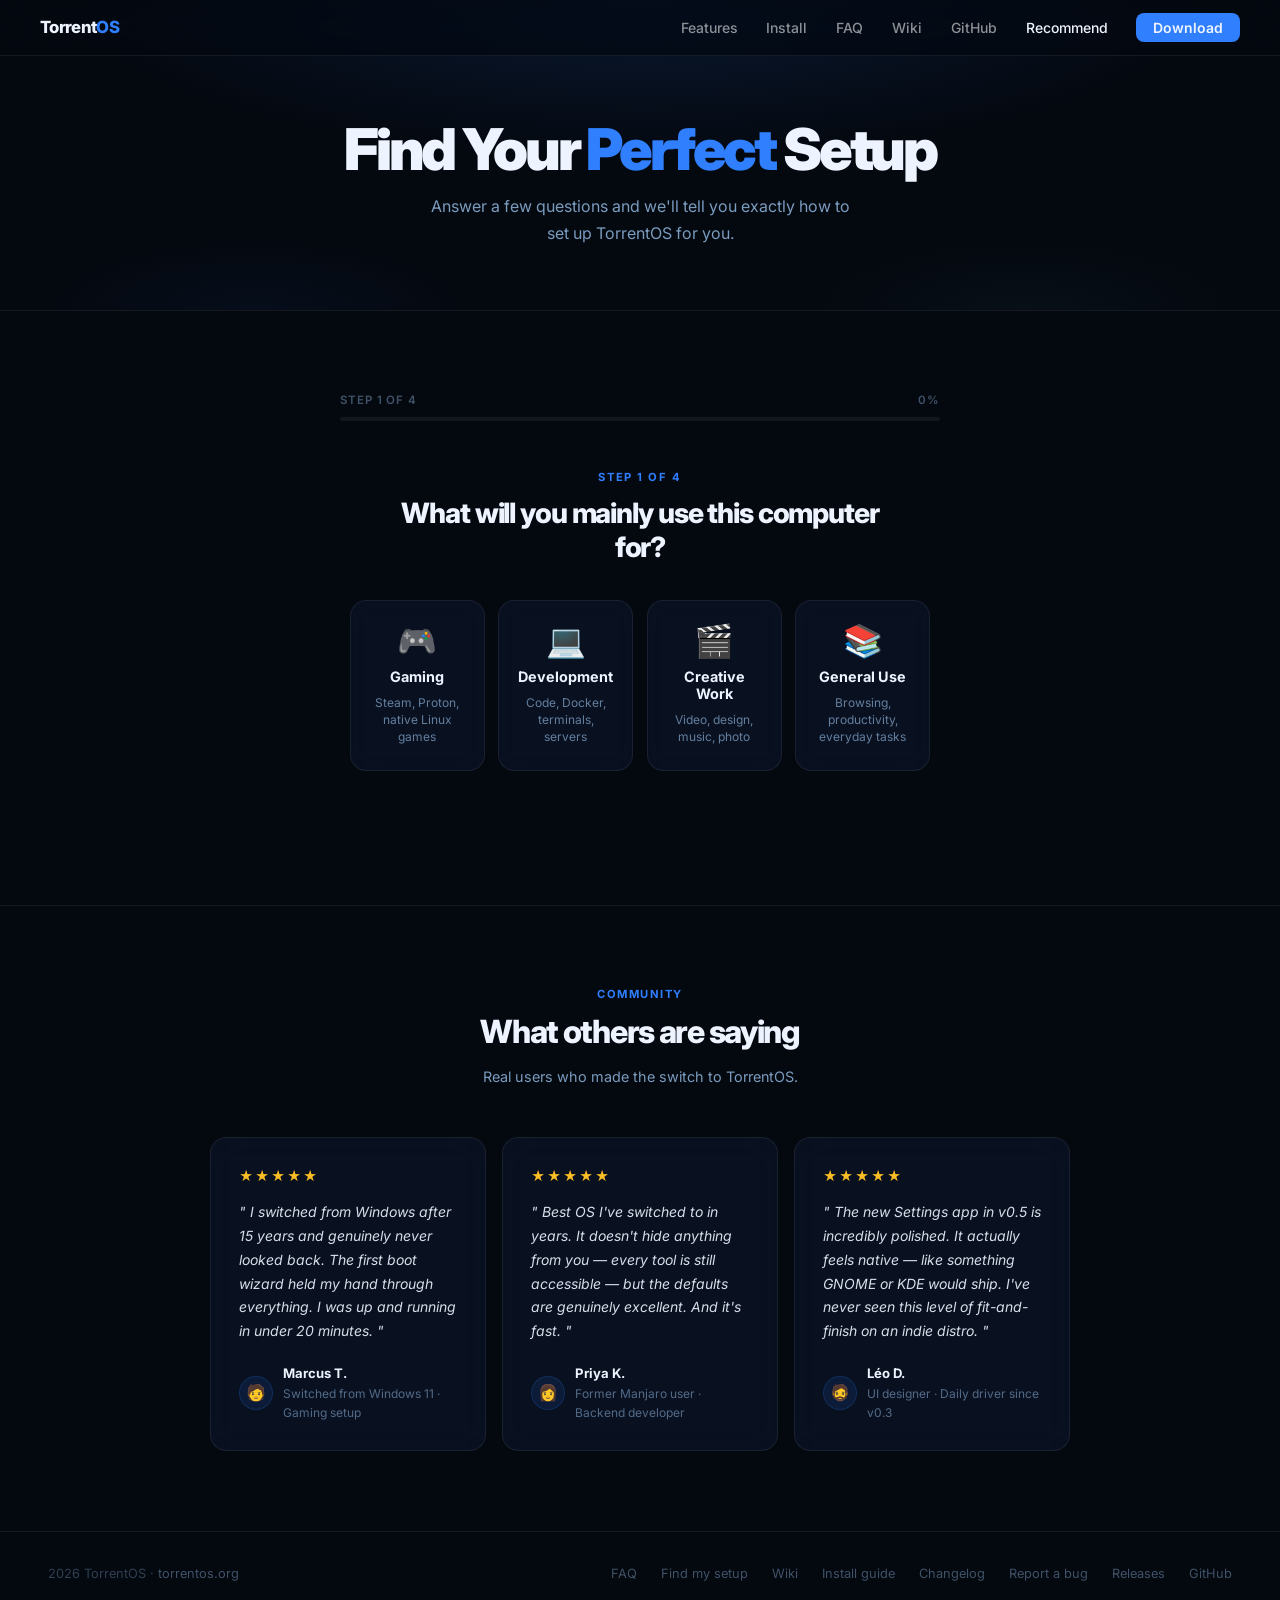
<file: docs/site/recommend.html>
<!DOCTYPE html>
<html lang="en">
<head>
  <meta charset="UTF-8" />
  <meta name="viewport" content="width=device-width, initial-scale=1.0" />
  <title>Find Your Setup — TorrentOS</title>
  <meta name="description" content="Answer a few questions and we'll tell you exactly how to set up TorrentOS for you." />
  <link rel="preconnect" href="https://fonts.googleapis.com" />
  <link rel="preconnect" href="https://fonts.gstatic.com" crossorigin />
  <link href="https://fonts.googleapis.com/css2?family=Inter:wght@300;400;500;600;700;800;900&display=swap" rel="stylesheet" />
  <style>
    *, *::before, *::after { box-sizing: border-box; margin: 0; padding: 0; }

    :root {
      --bg:      #04080f;
      --bg2:     #080f1d;
      --glass:   rgba(12, 20, 40, 0.7);
      --border:  rgba(255, 255, 255, 0.07);
      --blue:    #2f7fff;
      --blue2:   #5599ff;
      --glow:    rgba(47, 127, 255, 0.35);
      --text:    #7a9cbf;
      --white:   #eef4ff;
      --radius:  16px;
    }

    html { scroll-behavior: smooth; }

    body {
      background: var(--bg);
      color: var(--text);
      font-family: "Inter", -apple-system, "Segoe UI", sans-serif;
      line-height: 1.6;
      -webkit-font-smoothing: antialiased;
      overflow-x: hidden;
    }

    /* Reveal */
    .reveal {
      opacity: 0;
      transform: translateY(28px);
      transition: opacity 0.65s cubic-bezier(.22,1,.36,1), transform 0.65s cubic-bezier(.22,1,.36,1);
    }
    .reveal.visible { opacity: 1; transform: none; }
    .reveal-delay-1 { transition-delay: 0.08s; }
    .reveal-delay-2 { transition-delay: 0.16s; }
    .reveal-delay-3 { transition-delay: 0.24s; }
    .reveal-delay-4 { transition-delay: 0.32s; }

    /* Nav */
    nav {
      position: fixed;
      top: 0; left: 0; right: 0;
      z-index: 200;
      display: flex;
      align-items: center;
      justify-content: space-between;
      padding: 0 2.5rem;
      height: 56px;
      background: rgba(4, 8, 15, 0.75);
      backdrop-filter: blur(24px) saturate(180%);
      -webkit-backdrop-filter: blur(24px) saturate(180%);
      border-bottom: 1px solid var(--border);
    }
    .logo {
      font-size: 1.05rem;
      font-weight: 800;
      color: var(--white);
      letter-spacing: -0.04em;
      text-decoration: none;
    }
    .logo-dot { color: var(--blue); }
    nav ul { list-style: none; display: flex; gap: 1.8rem; align-items: center; }
    nav a { color: rgba(255,255,255,0.55); text-decoration: none; font-size: 0.875rem; font-weight: 500; transition: color 0.15s; }
    nav a:hover { color: var(--white); }
    nav a.active { color: var(--white); }
    .nav-cta {
      background: var(--blue);
      color: var(--white) !important;
      padding: 0.38rem 1.05rem;
      border-radius: 8px;
      font-weight: 600;
      transition: background 0.15s, box-shadow 0.15s !important;
    }
    .nav-cta:hover { background: var(--blue2) !important; box-shadow: 0 0 20px var(--glow); }

    /* Page hero */
    .page-hero {
      height: 310px;
      display: flex;
      flex-direction: column;
      align-items: center;
      justify-content: center;
      text-align: center;
      padding: 0 1.5rem;
      padding-top: 56px;
      position: relative;
      overflow: hidden;
    }
    .page-hero-bg {
      position: absolute;
      inset: 0;
      background:
        radial-gradient(ellipse 70% 80% at 50% 0%, rgba(47,127,255,0.14) 0%, transparent 65%),
        radial-gradient(ellipse 30% 40% at 20% 100%, rgba(47,127,255,0.05) 0%, transparent 60%),
        radial-gradient(ellipse 30% 40% at 80% 100%, rgba(91,192,235,0.04) 0%, transparent 60%);
      pointer-events: none;
    }
    .page-hero h1 {
      font-size: clamp(2.2rem, 5.5vw, 3.6rem);
      font-weight: 900;
      color: var(--white);
      letter-spacing: -0.055em;
      line-height: 1.05;
      margin-bottom: 0.85rem;
      position: relative;
    }
    .page-hero h1 span { color: var(--blue); }
    .page-hero .subtitle {
      font-size: 1rem;
      color: var(--text);
      max-width: 440px;
      position: relative;
      line-height: 1.7;
    }

    .divider { border: none; border-top: 1px solid var(--border); }

    /* Quiz section */
    .quiz-section {
      padding: 5rem 1.5rem 6rem;
    }
    .container { max-width: 800px; margin: 0 auto; }

    /* Progress bar */
    .quiz-progress {
      max-width: 600px;
      margin: 0 auto 3rem;
    }
    .progress-labels {
      display: flex;
      justify-content: space-between;
      font-size: 0.72rem;
      font-weight: 600;
      letter-spacing: 0.08em;
      text-transform: uppercase;
      color: var(--text);
      opacity: 0.5;
      margin-bottom: 0.5rem;
    }
    .progress-track {
      height: 4px;
      background: rgba(255,255,255,0.06);
      border-radius: 999px;
      overflow: hidden;
    }
    .progress-fill {
      height: 100%;
      background: linear-gradient(90deg, var(--blue), var(--blue2));
      border-radius: 999px;
      transition: width 0.4s cubic-bezier(.22,1,.36,1);
    }

    /* Step container */
    .step-outer {
      position: relative;
      min-height: 340px;
    }
    .quiz-step {
      display: none;
      flex-direction: column;
      align-items: center;
      text-align: center;
    }
    .quiz-step.active {
      display: flex;
      animation: stepIn 0.38s cubic-bezier(.22,1,.36,1);
    }
    @keyframes stepIn {
      from { opacity: 0; transform: translateY(16px); }
      to   { opacity: 1; transform: none; }
    }

    .step-label {
      font-size: 0.7rem;
      font-weight: 700;
      letter-spacing: 0.14em;
      text-transform: uppercase;
      color: var(--blue);
      margin-bottom: 0.6rem;
    }
    .step-question {
      font-size: clamp(1.3rem, 3vw, 1.75rem);
      font-weight: 800;
      color: var(--white);
      letter-spacing: -0.04em;
      margin-bottom: 2.25rem;
      max-width: 520px;
      line-height: 1.2;
    }

    /* Option cards */
    .options-grid {
      display: grid;
      grid-template-columns: repeat(2, 1fr);
      gap: 0.85rem;
      width: 100%;
      max-width: 580px;
    }
    .options-grid.cols-4 { grid-template-columns: repeat(4, 1fr); }

    .option-card {
      background: var(--glass);
      border: 1px solid var(--border);
      border-radius: var(--radius);
      padding: 1.5rem 1rem;
      cursor: pointer;
      transition: border-color 0.2s, transform 0.22s cubic-bezier(.22,1,.36,1), box-shadow 0.2s, background 0.2s;
      display: flex;
      flex-direction: column;
      align-items: center;
      gap: 0.65rem;
      backdrop-filter: blur(12px);
      text-align: center;
    }
    .option-card:hover {
      border-color: rgba(47,127,255,0.45);
      transform: translateY(-4px);
      box-shadow: 0 12px 40px rgba(0,0,0,0.3), 0 0 0 1px rgba(47,127,255,0.2);
      background: rgba(47,127,255,0.07);
    }
    .option-card.selected {
      border-color: var(--blue);
      background: rgba(47,127,255,0.14);
      box-shadow: 0 0 0 2px rgba(47,127,255,0.3), 0 12px 40px rgba(47,127,255,0.2);
    }
    .option-emoji {
      font-size: 2rem;
      line-height: 1;
    }
    .option-label {
      font-size: 0.9rem;
      font-weight: 700;
      color: var(--white);
      line-height: 1.2;
    }
    .option-hint {
      font-size: 0.75rem;
      color: var(--text);
      line-height: 1.4;
      opacity: 0.8;
    }

    /* Results */
    .results-step {
      display: none;
      flex-direction: column;
      align-items: center;
      text-align: center;
      animation: stepIn 0.4s cubic-bezier(.22,1,.36,1);
    }
    .results-step.active { display: flex; }

    .result-card {
      max-width: 580px;
      width: 100%;
      background: var(--glass);
      border: 1px solid rgba(47,127,255,0.25);
      border-radius: 24px;
      padding: 2.5rem 2rem;
      backdrop-filter: blur(20px);
      box-shadow: 0 0 0 1px rgba(47,127,255,0.1), 0 24px 64px rgba(0,0,0,0.4);
      position: relative;
      overflow: hidden;
      margin-bottom: 1.5rem;
    }
    .result-card::before {
      content: '';
      position: absolute;
      top: 0; left: 0; right: 0;
      height: 2px;
      background: linear-gradient(90deg, transparent, var(--blue), transparent);
    }
    .result-emoji { font-size: 3rem; margin-bottom: 0.75rem; }
    .result-title {
      font-size: 1.5rem;
      font-weight: 800;
      color: var(--white);
      letter-spacing: -0.04em;
      margin-bottom: 1.25rem;
    }
    .result-tips {
      list-style: none;
      text-align: left;
      display: flex;
      flex-direction: column;
      gap: 0.7rem;
      margin-bottom: 1.75rem;
    }
    .result-tips li {
      display: flex;
      gap: 0.65rem;
      font-size: 0.875rem;
      color: var(--text);
      line-height: 1.6;
      align-items: flex-start;
    }
    .result-tips li::before {
      content: '→';
      color: var(--blue);
      font-weight: 700;
      flex-shrink: 0;
      margin-top: 0.05rem;
    }
    .result-tips li strong { color: var(--white); }
    .result-btns {
      display: flex;
      gap: 0.75rem;
      justify-content: center;
      flex-wrap: wrap;
    }
    .btn {
      display: inline-flex;
      align-items: center;
      gap: 0.5rem;
      padding: 0.72rem 1.4rem;
      border-radius: 12px;
      font-size: 0.9rem;
      font-weight: 600;
      text-decoration: none;
      transition: transform 0.18s cubic-bezier(.22,1,.36,1), box-shadow 0.18s, background 0.15s;
      font-family: inherit;
      cursor: pointer;
      border: none;
    }
    .btn:hover { transform: translateY(-2px); }
    .btn-primary {
      background: var(--blue);
      color: var(--white);
      box-shadow: 0 0 0 1px rgba(47,127,255,0.5), 0 4px 20px rgba(47,127,255,0.3);
    }
    .btn-primary:hover { background: var(--blue2); box-shadow: 0 0 0 1px rgba(85,153,255,0.6), 0 8px 28px rgba(47,127,255,0.5); }
    .btn-outline {
      border: 1px solid var(--border) !important;
      color: rgba(255,255,255,0.65);
      background: rgba(255,255,255,0.04);
      backdrop-filter: blur(8px);
    }
    .btn-outline:hover { border-color: rgba(255,255,255,0.22) !important; background: rgba(255,255,255,0.08); color: var(--white); }
    .btn-ghost {
      background: transparent;
      color: var(--text);
      border: 1px solid var(--border);
    }
    .btn-ghost:hover { color: var(--white); border-color: rgba(255,255,255,0.2); }

    .restart-btn {
      margin-top: 0.5rem;
    }

    /* Unsupported result */
    .result-unsupported .result-card {
      border-color: rgba(255,80,80,0.3);
      box-shadow: 0 0 0 1px rgba(255,80,80,0.1), 0 24px 64px rgba(0,0,0,0.4);
    }
    .result-unsupported .result-card::before {
      background: linear-gradient(90deg, transparent, rgba(255,80,80,0.5), transparent);
    }

    /* Section */
    section { padding: 5rem 1.5rem; }
    .section-eyebrow {
      text-align: center;
      font-size: 0.7rem;
      font-weight: 700;
      letter-spacing: 0.14em;
      text-transform: uppercase;
      color: var(--blue);
      margin-bottom: 0.6rem;
    }
    .section-title {
      text-align: center;
      font-size: clamp(1.4rem, 3vw, 2rem);
      font-weight: 800;
      color: var(--white);
      letter-spacing: -0.04em;
      margin-bottom: 0.8rem;
      line-height: 1.15;
    }
    .section-sub {
      text-align: center;
      color: var(--text);
      max-width: 440px;
      margin: 0 auto 3rem;
      font-size: 0.9rem;
      line-height: 1.75;
    }

    /* Testimonials */
    .testimonials-grid {
      display: grid;
      grid-template-columns: repeat(auto-fit, minmax(240px, 1fr));
      gap: 1rem;
      max-width: 860px;
      margin: 0 auto;
    }
    .testimonial-card {
      background: var(--glass);
      border: 1px solid var(--border);
      border-radius: var(--radius);
      padding: 1.75rem;
      backdrop-filter: blur(16px);
      transition: border-color 0.25s, transform 0.25s cubic-bezier(.22,1,.36,1), box-shadow 0.25s;
    }
    .testimonial-card:hover {
      border-color: rgba(47,127,255,0.3);
      transform: translateY(-4px);
      box-shadow: 0 16px 48px rgba(0,0,0,0.3), 0 0 0 1px rgba(47,127,255,0.15);
    }
    .testimonial-quote {
      font-size: 0.875rem;
      color: var(--white);
      line-height: 1.7;
      font-style: italic;
      margin-bottom: 1.25rem;
      opacity: 0.9;
    }
    .testimonial-quote::before { content: '"'; }
    .testimonial-quote::after  { content: '"'; }
    .testimonial-author {
      display: flex;
      align-items: center;
      gap: 0.65rem;
    }
    .author-avatar {
      width: 34px; height: 34px;
      border-radius: 50%;
      display: flex;
      align-items: center;
      justify-content: center;
      font-size: 1rem;
      background: rgba(47,127,255,0.1);
      border: 1px solid rgba(47,127,255,0.18);
      flex-shrink: 0;
    }
    .author-name {
      font-size: 0.82rem;
      font-weight: 700;
      color: var(--white);
    }
    .author-desc {
      font-size: 0.75rem;
      color: var(--text);
      opacity: 0.65;
    }
    .star-row {
      display: flex;
      gap: 2px;
      margin-bottom: 0.8rem;
    }
    .star-row span {
      color: #fbbf24;
      font-size: 0.85rem;
    }

    /* Footer */
    footer {
      border-top: 1px solid var(--border);
      padding: 2rem 3rem;
      display: flex;
      justify-content: space-between;
      align-items: center;
      flex-wrap: wrap;
      gap: 1rem;
      font-size: 0.8rem;
      color: rgba(122,156,191,0.38);
    }
    footer a { color: rgba(122,156,191,0.5); text-decoration: none; transition: color 0.15s; }
    footer a:hover { color: var(--white); }
    .footer-links { display: flex; gap: 1.5rem; flex-wrap: wrap; }

    @media (max-width: 640px) {
      nav ul { gap: 1rem; }
      nav ul li:not(:last-child):not(:first-child) { display: none; }
      footer { flex-direction: column; text-align: center; }
      .options-grid { grid-template-columns: 1fr 1fr; }
      .options-grid.cols-4 { grid-template-columns: repeat(2, 1fr); }
      .result-btns { flex-direction: column; }
    }
    @media (max-width: 420px) {
      .options-grid { grid-template-columns: 1fr; }
    }
  </style>
</head>
<body>

  <nav>
    <a href="index.html" class="logo">Torrent<span class="logo-dot">OS</span></a>
    <ul>
      <li><a href="index.html#features">Features</a></li>
      <li><a href="index.html#install">Install</a></li>
      <li><a href="faq.html">FAQ</a></li>
      <li><a href="https://github.com/rupertjwakefield2-dot/torrentos/wiki">Wiki</a></li>
      <li><a href="https://github.com/rupertjwakefield2-dot/torrentos">GitHub</a></li>
      <li><a href="recommend.html" class="active">Recommend</a></li>
      <li><a href="https://archive.org/download/torrentos-0.5.0-x86_64/torrentos-0.5.0-x86_64.iso" class="nav-cta">Download</a></li>
    </ul>
  </nav>

  <!-- Hero -->
  <div class="page-hero">
    <div class="page-hero-bg"></div>
    <h1 class="reveal">Find Your <span>Perfect</span> Setup</h1>
    <p class="subtitle reveal reveal-delay-1">Answer a few questions and we'll tell you exactly how to set up TorrentOS for you.</p>
  </div>

  <hr class="divider" />

  <!-- Quiz -->
  <div class="quiz-section">
    <div class="container">

      <!-- Progress -->
      <div class="quiz-progress reveal" id="quiz-progress">
        <div class="progress-labels">
          <span id="step-label">Step 1 of 4</span>
          <span id="step-pct">0%</span>
        </div>
        <div class="progress-track">
          <div class="progress-fill" id="progress-fill" style="width:0%"></div>
        </div>
      </div>

      <!-- Steps wrapper -->
      <div class="step-outer reveal reveal-delay-1">

        <!-- Step 1: Use case -->
        <div class="quiz-step active" id="step-1">
          <div class="step-label">Step 1 of 4</div>
          <div class="step-question">What will you mainly use this computer for?</div>
          <div class="options-grid cols-4">
            <div class="option-card" data-step="1" data-value="gaming" onclick="selectOption(this)">
              <div class="option-emoji">🎮</div>
              <div class="option-label">Gaming</div>
              <div class="option-hint">Steam, Proton, native Linux games</div>
            </div>
            <div class="option-card" data-step="1" data-value="dev" onclick="selectOption(this)">
              <div class="option-emoji">💻</div>
              <div class="option-label">Development</div>
              <div class="option-hint">Code, Docker, terminals, servers</div>
            </div>
            <div class="option-card" data-step="1" data-value="creative" onclick="selectOption(this)">
              <div class="option-emoji">🎬</div>
              <div class="option-label">Creative Work</div>
              <div class="option-hint">Video, design, music, photo</div>
            </div>
            <div class="option-card" data-step="1" data-value="general" onclick="selectOption(this)">
              <div class="option-emoji">📚</div>
              <div class="option-label">General Use</div>
              <div class="option-hint">Browsing, productivity, everyday tasks</div>
            </div>
          </div>
        </div>

        <!-- Step 2: Linux experience -->
        <div class="quiz-step" id="step-2">
          <div class="step-label">Step 2 of 4</div>
          <div class="step-question">What's your Linux experience?</div>
          <div class="options-grid">
            <div class="option-card" data-step="2" data-value="beginner" onclick="selectOption(this)">
              <div class="option-emoji">🌱</div>
              <div class="option-label">Complete beginner</div>
              <div class="option-hint">Never used Linux before, or just a few times</div>
            </div>
            <div class="option-card" data-step="2" data-value="intermediate" onclick="selectOption(this)">
              <div class="option-emoji">🔧</div>
              <div class="option-label">Comfortable with terminals</div>
              <div class="option-hint">I know basic commands and have used Linux a bit</div>
            </div>
            <div class="option-card" data-step="2" data-value="expert" onclick="selectOption(this)">
              <div class="option-emoji">🚀</div>
              <div class="option-label">Experienced Linux user</div>
              <div class="option-hint">Arch, Gentoo, NixOS, or similar — no hand-holding needed</div>
            </div>
          </div>
        </div>

        <!-- Step 3: GPU -->
        <div class="quiz-step" id="step-3">
          <div class="step-label">Step 3 of 4</div>
          <div class="step-question">What hardware do you have?</div>
          <div class="options-grid cols-4">
            <div class="option-card" data-step="3" data-value="nvidia" onclick="selectOption(this)">
              <div class="option-emoji">🟢</div>
              <div class="option-label">NVIDIA GPU</div>
              <div class="option-hint">GeForce GTX / RTX</div>
            </div>
            <div class="option-card" data-step="3" data-value="amd" onclick="selectOption(this)">
              <div class="option-emoji">🔵</div>
              <div class="option-label">AMD GPU</div>
              <div class="option-hint">Radeon RX series</div>
            </div>
            <div class="option-card" data-step="3" data-value="intel" onclick="selectOption(this)">
              <div class="option-emoji">⚪</div>
              <div class="option-label">Intel / No dedicated GPU</div>
              <div class="option-hint">Intel Iris / integrated only</div>
            </div>
            <div class="option-card" data-step="3" data-value="mac" onclick="selectOption(this)">
              <div class="option-emoji">💻</div>
              <div class="option-label">MacBook / Apple Silicon</div>
              <div class="option-hint">M1, M2, M3, or Intel Mac</div>
            </div>
          </div>
        </div>

        <!-- Step 4: Dev tools -->
        <div class="quiz-step" id="step-4">
          <div class="step-label">Step 4 of 4</div>
          <div class="step-question">Do you want developer tools pre-installed?</div>
          <div class="options-grid">
            <div class="option-card" data-step="4" data-value="yes" onclick="selectOption(this)">
              <div class="option-emoji">✅</div>
              <div class="option-label">Yes, set up everything</div>
              <div class="option-hint">Rust, Node, Docker, VS Code, Go — all in one click via Dev Mode</div>
            </div>
            <div class="option-card" data-step="4" data-value="no" onclick="selectOption(this)">
              <div class="option-emoji">❌</div>
              <div class="option-label">No, keep it minimal</div>
              <div class="option-hint">I'll install what I need manually from the repos</div>
            </div>
          </div>
        </div>

        <!-- Results -->
        <div class="results-step" id="step-results">
          <div class="result-card" id="result-card">
            <div class="result-emoji" id="result-emoji">🎯</div>
            <div class="result-title" id="result-title">You're a Perfect Fit!</div>
            <ul class="result-tips" id="result-tips"></ul>
            <div class="result-btns">
              <a href="https://archive.org/download/torrentos-0.5.0-x86_64/torrentos-0.5.0-x86_64.iso" class="btn btn-primary" target="_blank">
                <svg width="14" height="14" fill="currentColor" viewBox="0 0 16 16"><path d="M8 12l-4.5-4.5 1.06-1.06L7 8.88V2h2v6.88l2.44-2.44L12.5 7.5 8 12zM2 14h12v-2H2v2z"/></svg>
                Download TorrentOS v0.5.0
              </a>
              <a href="https://github.com/rupertjwakefield2-dot/torrentos/wiki/Installation" class="btn btn-outline" target="_blank">
                Read the Install Guide
              </a>
            </div>
          </div>
          <button class="btn btn-ghost restart-btn" onclick="restartQuiz()">
            ← Start over
          </button>
        </div>

      </div><!-- /step-outer -->
    </div>
  </div><!-- /quiz-section -->

  <hr class="divider" />

  <!-- Testimonials -->
  <section>
    <div class="container" style="max-width:900px">
      <div class="section-eyebrow reveal">Community</div>
      <h2 class="section-title reveal reveal-delay-1">What others are saying</h2>
      <p class="section-sub reveal reveal-delay-2">Real users who made the switch to TorrentOS.</p>

      <div class="testimonials-grid">
        <div class="testimonial-card reveal reveal-delay-1">
          <div class="star-row">
            <span>★</span><span>★</span><span>★</span><span>★</span><span>★</span>
          </div>
          <div class="testimonial-quote">
            I switched from Windows after 15 years and genuinely never looked back. The first boot wizard held my hand through everything. I was up and running in under 20 minutes.
          </div>
          <div class="testimonial-author">
            <div class="author-avatar">🧑</div>
            <div>
              <div class="author-name">Marcus T.</div>
              <div class="author-desc">Switched from Windows 11 · Gaming setup</div>
            </div>
          </div>
        </div>

        <div class="testimonial-card reveal reveal-delay-2">
          <div class="star-row">
            <span>★</span><span>★</span><span>★</span><span>★</span><span>★</span>
          </div>
          <div class="testimonial-quote">
            Best OS I've switched to in years. It doesn't hide anything from you — every tool is still accessible — but the defaults are genuinely excellent. And it's fast.
          </div>
          <div class="testimonial-author">
            <div class="author-avatar">👩</div>
            <div>
              <div class="author-name">Priya K.</div>
              <div class="author-desc">Former Manjaro user · Backend developer</div>
            </div>
          </div>
        </div>

        <div class="testimonial-card reveal reveal-delay-3">
          <div class="star-row">
            <span>★</span><span>★</span><span>★</span><span>★</span><span>★</span>
          </div>
          <div class="testimonial-quote">
            The new Settings app in v0.5 is incredibly polished. It actually feels native — like something GNOME or KDE would ship. I've never seen this level of fit-and-finish on an indie distro.
          </div>
          <div class="testimonial-author">
            <div class="author-avatar">🧔</div>
            <div>
              <div class="author-name">Léo D.</div>
              <div class="author-desc">UI designer · Daily driver since v0.3</div>
            </div>
          </div>
        </div>
      </div>
    </div>
  </section>

  <footer>
    <div>2026 TorrentOS · <a href="https://torrentos.org">torrentos.org</a></div>
    <div class="footer-links">
      <a href="faq.html">FAQ</a>
      <a href="recommend.html">Find my setup</a>
      <a href="https://github.com/rupertjwakefield2-dot/torrentos/wiki">Wiki</a>
      <a href="https://github.com/rupertjwakefield2-dot/torrentos/wiki/Installation">Install guide</a>
      <a href="https://github.com/rupertjwakefield2-dot/torrentos/wiki/Changelog">Changelog</a>
      <a href="https://github.com/rupertjwakefield2-dot/torrentos/issues">Report a bug</a>
      <a href="https://github.com/rupertjwakefield2-dot/torrentos/releases">Releases</a>
      <a href="https://github.com/rupertjwakefield2-dot/torrentos">GitHub</a>
    </div>
  </footer>

  <script>
    // ── Scroll reveal ──────────────────────────────────────────────────────
    const observer = new IntersectionObserver((entries) => {
      entries.forEach(e => { if (e.isIntersecting) e.target.classList.add('visible'); });
    }, { threshold: 0.1 });
    document.querySelectorAll('.reveal').forEach(el => observer.observe(el));
    document.querySelectorAll('.page-hero .reveal').forEach(el => {
      setTimeout(() => el.classList.add('visible'), 80);
    });

    // ── Quiz state machine ─────────────────────────────────────────────────
    const answers = { use: null, experience: null, gpu: null, devtools: null };
    const stepKeys = ['use', 'experience', 'gpu', 'devtools'];
    let currentStep = 1;
    const TOTAL_STEPS = 4;

    function updateProgress(step) {
      const pct = Math.round(((step - 1) / TOTAL_STEPS) * 100);
      document.getElementById('progress-fill').style.width = pct + '%';
      document.getElementById('step-label').textContent = step <= TOTAL_STEPS
        ? `Step ${step} of ${TOTAL_STEPS}`
        : 'Complete!';
      document.getElementById('step-pct').textContent = step <= TOTAL_STEPS ? pct + '%' : '100%';
    }

    function showStep(n) {
      document.querySelectorAll('.quiz-step, .results-step').forEach(s => s.classList.remove('active'));
      if (n <= TOTAL_STEPS) {
        document.getElementById('step-' + n).classList.add('active');
        updateProgress(n);
        document.getElementById('quiz-progress').style.display = '';
      } else {
        document.getElementById('step-results').classList.add('active');
        document.getElementById('progress-fill').style.width = '100%';
        document.getElementById('step-label').textContent = 'Complete!';
        document.getElementById('step-pct').textContent = '100%';
        showResults();
      }
    }

    function selectOption(el) {
      const step = parseInt(el.dataset.step);
      const value = el.dataset.value;

      // Deselect siblings
      document.querySelectorAll(`[data-step="${step}"]`).forEach(c => c.classList.remove('selected'));
      el.classList.add('selected');

      // Store answer
      answers[stepKeys[step - 1]] = value;

      // Advance after brief delay
      setTimeout(() => {
        currentStep = step + 1;
        showStep(currentStep);
        // Scroll to quiz area
        document.querySelector('.quiz-section').scrollIntoView({ behavior: 'smooth', block: 'start' });
      }, 280);
    }

    function restartQuiz() {
      answers.use = null; answers.experience = null; answers.gpu = null; answers.devtools = null;
      currentStep = 1;
      document.querySelectorAll('.option-card').forEach(c => c.classList.remove('selected'));
      showStep(1);
    }

    // ── Result logic ───────────────────────────────────────────────────────
    function showResults() {
      const { use, experience, gpu, devtools } = answers;
      const emojiEl = document.getElementById('result-emoji');
      const titleEl = document.getElementById('result-title');
      const tipsEl  = document.getElementById('result-tips');
      const cardEl  = document.getElementById('result-card');

      cardEl.classList.remove('result-unsupported');
      tipsEl.innerHTML = '';

      let emoji = '🎯';
      let title = "You're a Perfect Fit!";
      let tips  = [];

      // Apple Silicon — supported via Asahi Linux
      if (gpu === 'mac') {
        emoji = '🍎';
        title = 'Supported via Asahi Linux!';
        tips = [
          'TorrentOS supports Apple Silicon (M1, M2, M3) via the <strong>Asahi Linux project</strong>.',
          'You\'ll first install Arch Linux (Asahi) on your Mac, then run the TorrentOS bootstrap script — takes ~20 minutes.',
          'Intel Macs use the standard ISO — <a href="index.html#download" style="color:var(--blue2)">download it directly</a>.',
          '👉 <a href="apple-silicon.html" style="color:var(--blue2);font-weight:600">Full installation guide for Apple Silicon →</a>'
        ];
        cardEl.classList.add('result-supported');
        emojiEl.textContent = emoji;
        titleEl.textContent = title;
        tips.forEach(t => {
          const li = document.createElement('li');
          li.innerHTML = t;
          tipsEl.appendChild(li);
        });
        return;
      }

      // Build personalised tips
      if (use === 'gaming' && experience === 'beginner') {
        emoji = '🎮';
        title = "Great Gaming Choice!";
        tips.push('TorrentOS is an excellent gaming OS — Steam and Proton work out of the box after a quick install.');
        tips.push('Follow the <strong>First Boot wizard</strong> carefully — it will guide you through all the basics.');
        tips.push('Enabling Dev Mode is optional for pure gaming — skip it if you just want to play.');
      } else if (use === 'dev' && experience === 'beginner') {
        emoji = '🌱';
        title = "Welcome to Linux! 🚀";
        tips.push('The <strong>First Boot wizard</strong> will walk you through setting up your user, timezone, and desktop preferences step by step.');
        tips.push('Enable <strong>Dev Mode</strong> from TorrentOS Settings after first boot to get Rust, Node, VS Code, and Docker in one click.');
        tips.push('The terminal is your best friend — open it with <strong>Super + Enter</strong> and try <code>sudo pacman -Syu</code> to update.');
      } else if (use === 'dev' && experience === 'expert') {
        emoji = '🚀';
        title = "You'll Feel Right at Home.";
        tips.push('TorrentOS is pure Arch under the hood — every pacman package, AUR helper (paru), and tool you expect is here.');
        tips.push('Enable <strong>Dev Mode</strong> for a one-click full toolchain, or cherry-pick from the Arch repos as you normally would.');
        tips.push('Hyprland config lives in <code>~/.config/hypr/hyprland.conf</code> — tune it to your exact preferences.');
      } else if (use === 'dev' && experience === 'intermediate') {
        emoji = '💻';
        title = "Great Choice for Developers!";
        tips.push('Enable <strong>Dev Mode</strong> from TorrentOS Settings to get Rust, Node, Docker, VS Code, and Go pre-configured.');
        tips.push('Use <code>paru</code> for AUR packages alongside the standard <code>pacman</code> for everything else.');
        tips.push('The Ghostty terminal is GPU-accelerated and set as default — you\'ll love it.');
      } else if (use === 'creative') {
        emoji = '🎨';
        title = "Perfect for Creative Work!";
        tips.push('Flatpak is pre-installed — get <strong>Kdenlive</strong> (video), <strong>GIMP</strong> (photo), <strong>Inkscape</strong> (vector), or <strong>DaVinci Resolve</strong> with a single command.');
        tips.push('Install creative apps: <code>flatpak install flathub org.kdenlive.kdenlive</code>');
        tips.push('Wayland gives you crisp HiDPI rendering and smooth window compositing for creative work.');
        if (gpu === 'nvidia') tips.push('Run <code>torrentos-doctor</code> first to set up NVIDIA drivers — important for GPU-accelerated rendering.');
      } else if (use === 'general' && experience === 'beginner') {
        emoji = '😊';
        title = "Easy Everyday Computing!";
        tips.push('The First Boot wizard handles everything — just follow the prompts and you\'ll have a working desktop in minutes.');
        tips.push('Firefox with uBlock Origin and Google Chrome are pre-installed, so you can browse right away.');
        tips.push('Use the <strong>TorrentOS Settings app</strong> to customise appearance, font size, and accessibility options.');
      } else {
        emoji = '🎯';
        title = "You're All Set!";
        tips.push('TorrentOS is a great fit for your use case — the defaults are tuned for daily use without configuration.');
        tips.push('The First Boot wizard will get you set up in minutes.');
      }

      // GPU-specific tips (append unless already covered)
      if (gpu === 'nvidia' && !tips.some(t => t.includes('torrentos-doctor'))) {
        tips.push('Run <code>torrentos-doctor</code> right after first boot — it detects your NVIDIA GPU and installs the proprietary driver automatically.');
      }
      if (gpu === 'amd') {
        tips.push('AMD works out of the box with the open-source Mesa driver — no extra steps needed. Vulkan is already configured.');
      }

      // Devtools tip
      if (devtools === 'yes' && !tips.some(t => t.includes('Dev Mode'))) {
        tips.push('Enable <strong>Dev Mode</strong> from TorrentOS Settings after first boot to get a full development toolchain in one click.');
      }
      if (devtools === 'no' && use === 'gaming') {
        tips.push('Install Steam with <code>sudo pacman -S steam</code> and enable Proton in Steam settings for Windows game compatibility.');
      }

      emojiEl.textContent = emoji;
      titleEl.textContent = title;
      tips.forEach(t => {
        const li = document.createElement('li');
        li.innerHTML = t;
        tipsEl.appendChild(li);
      });
    }

    // Init
    updateProgress(1);
  </script>

</body>
</html>
</file>
